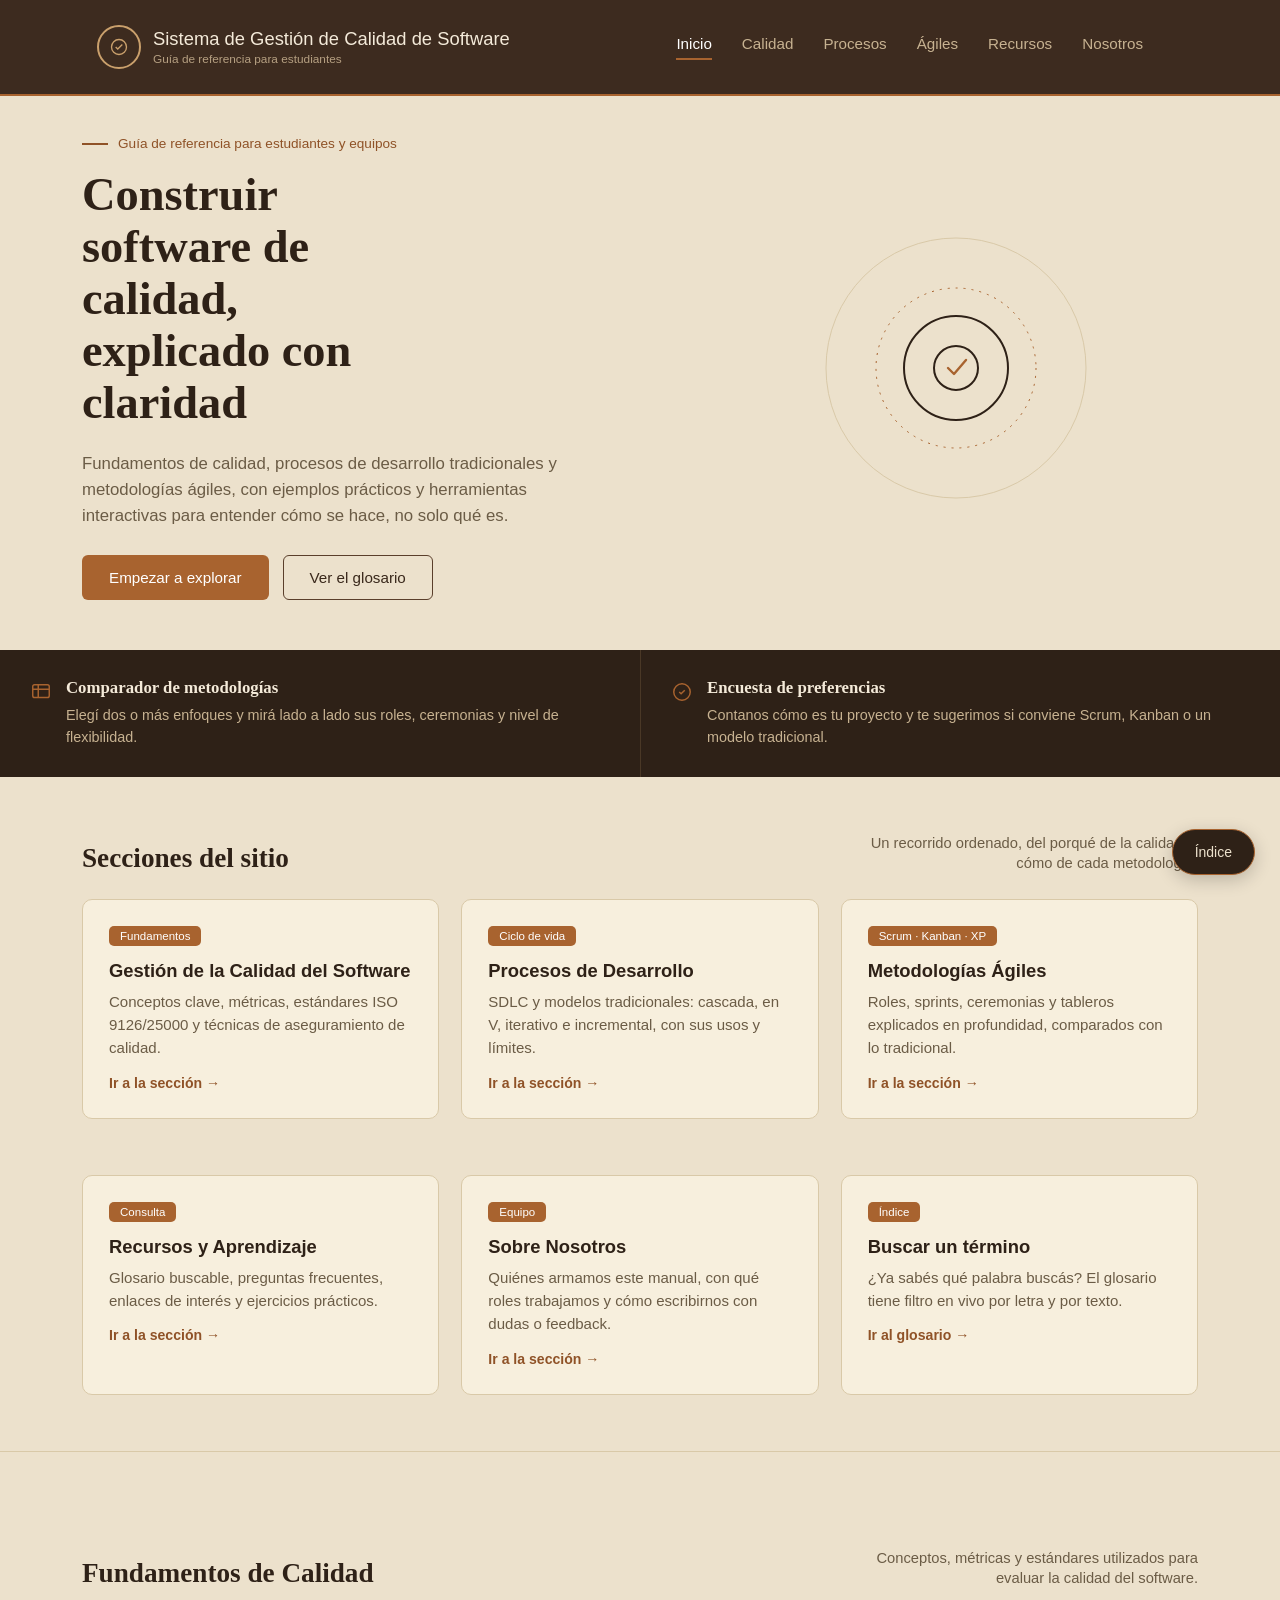
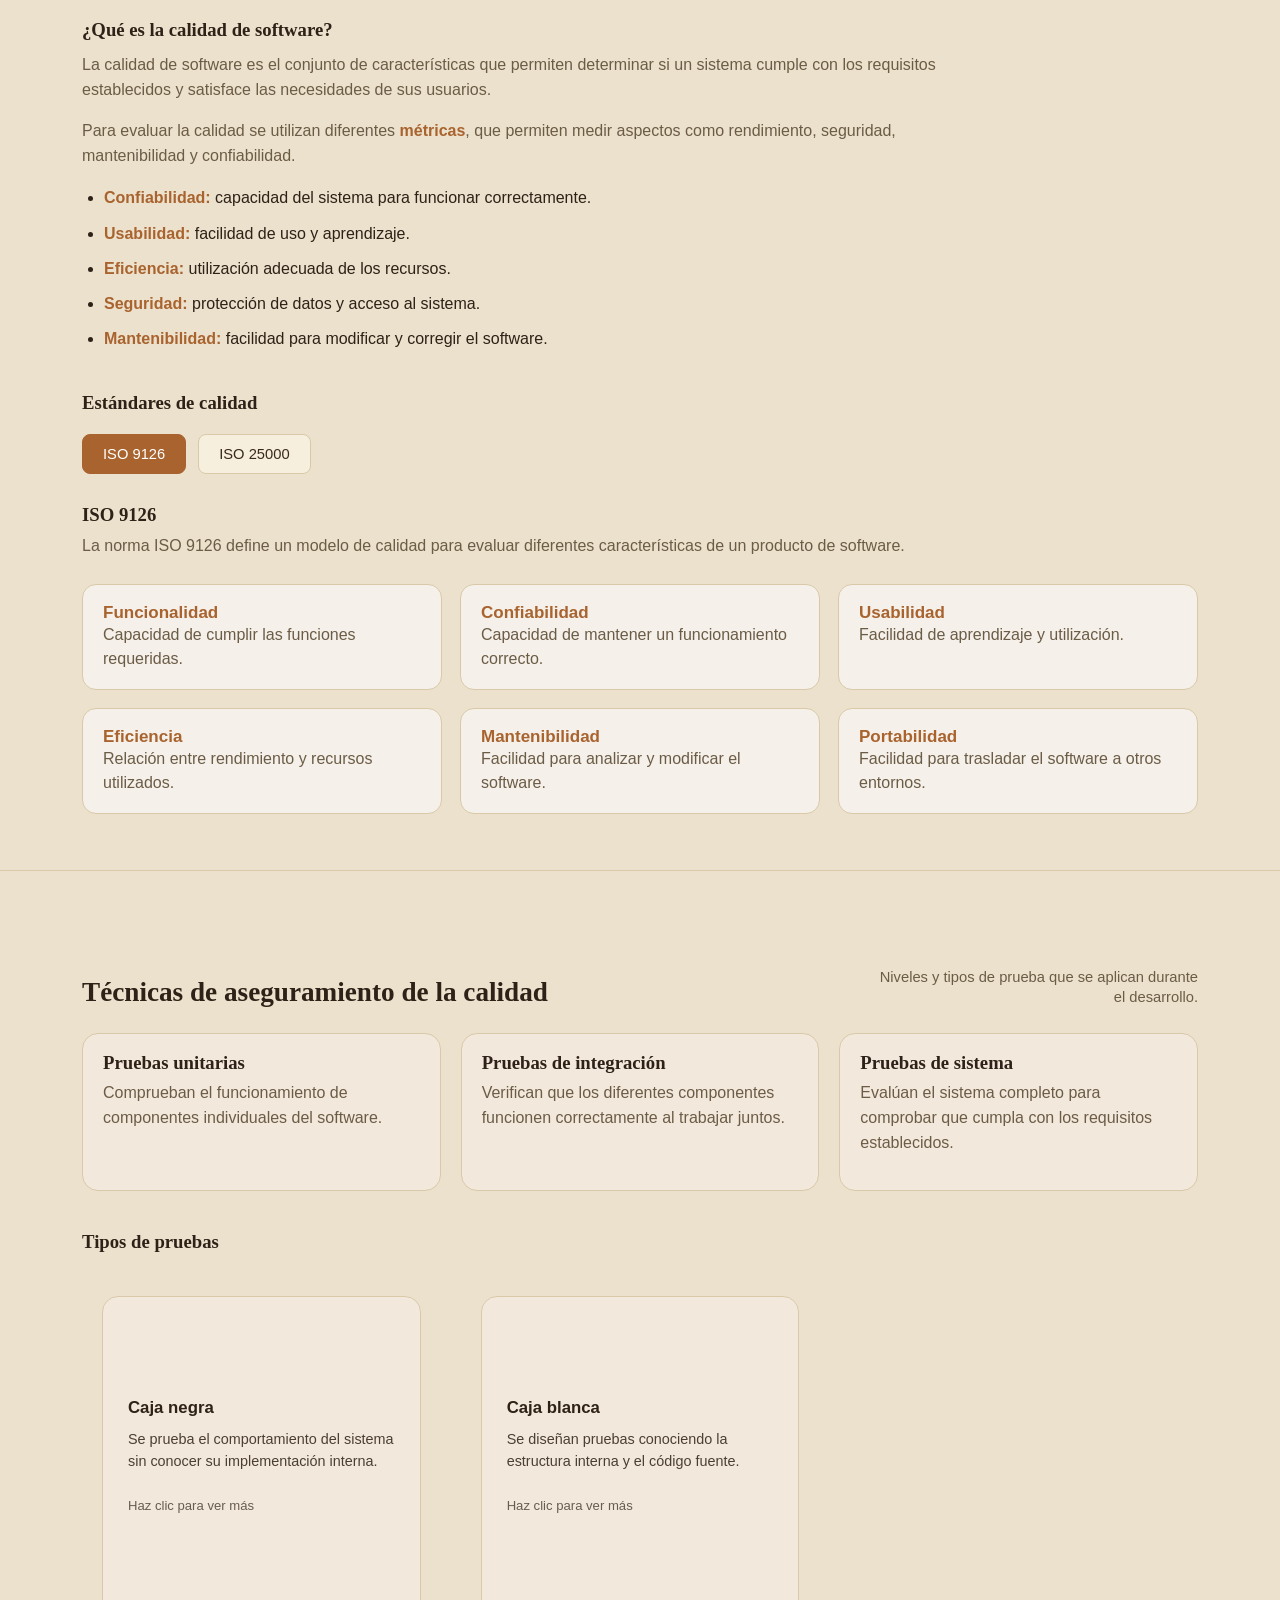
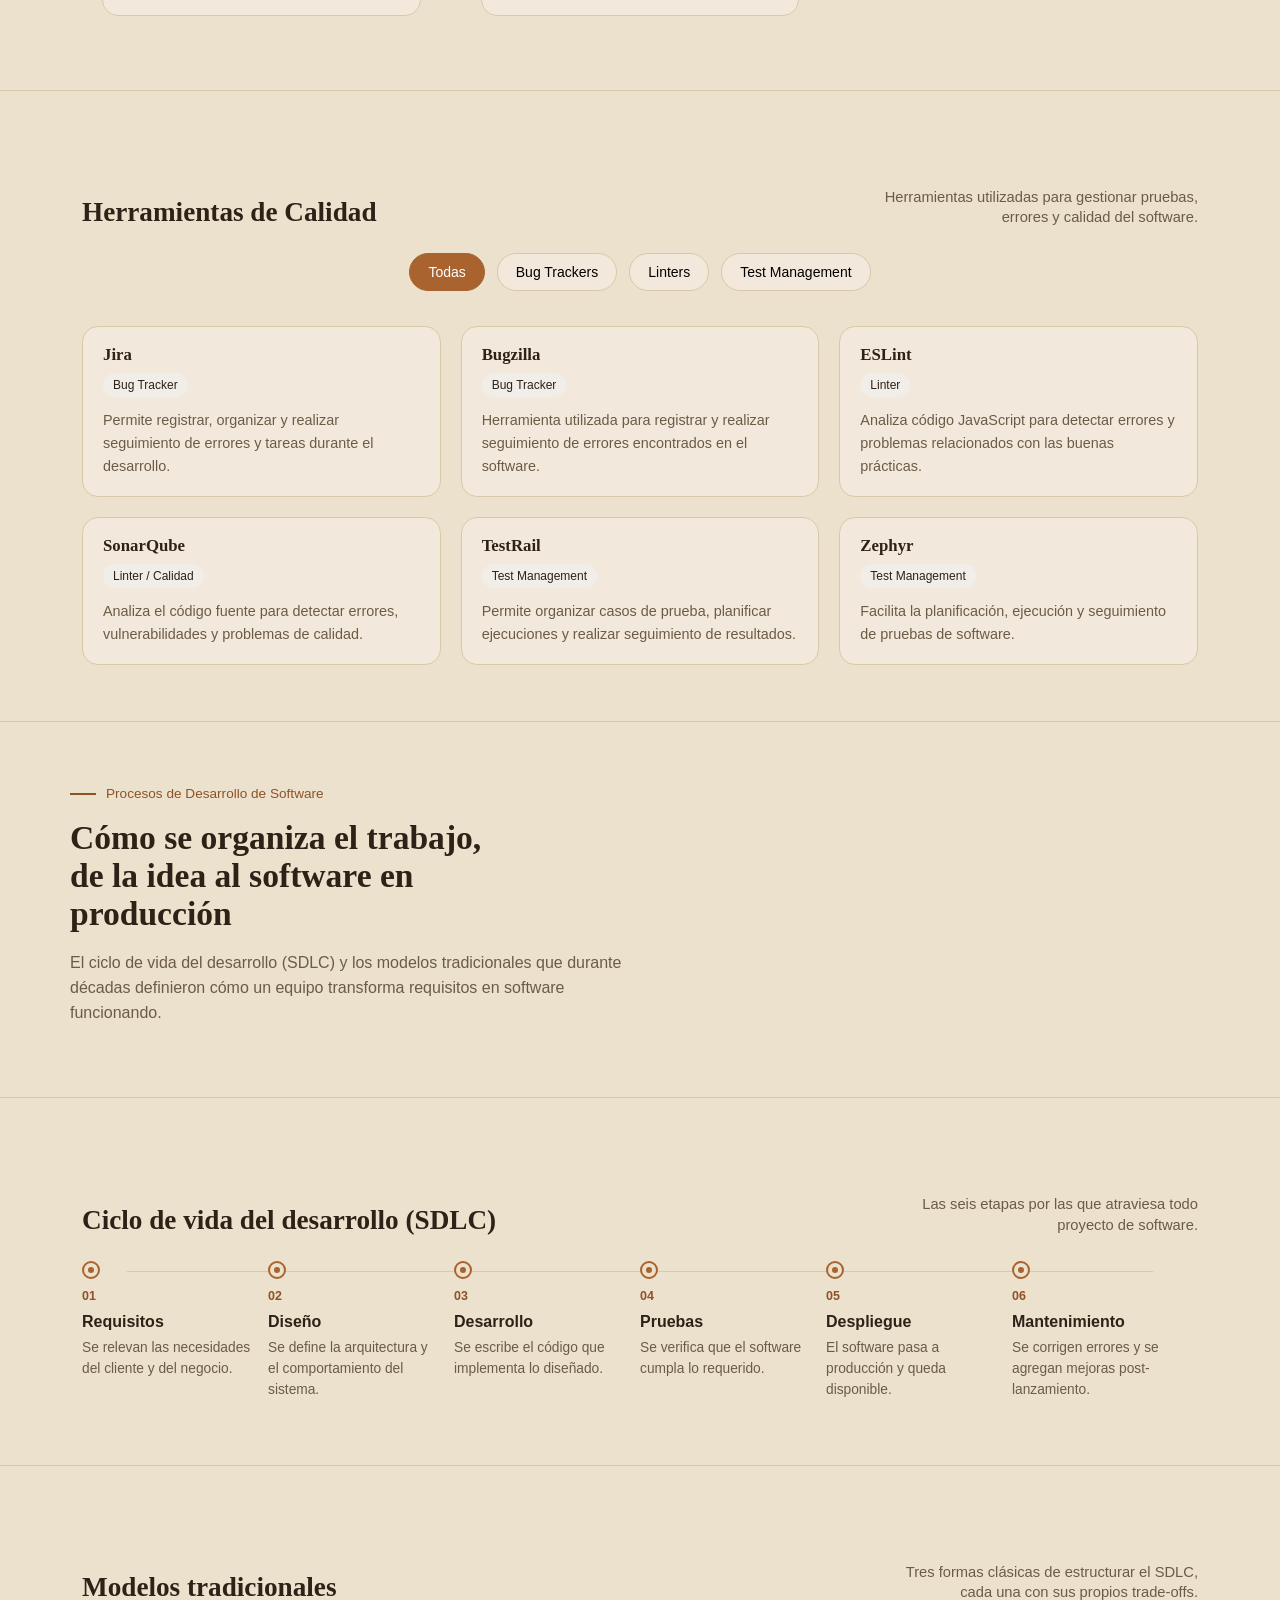
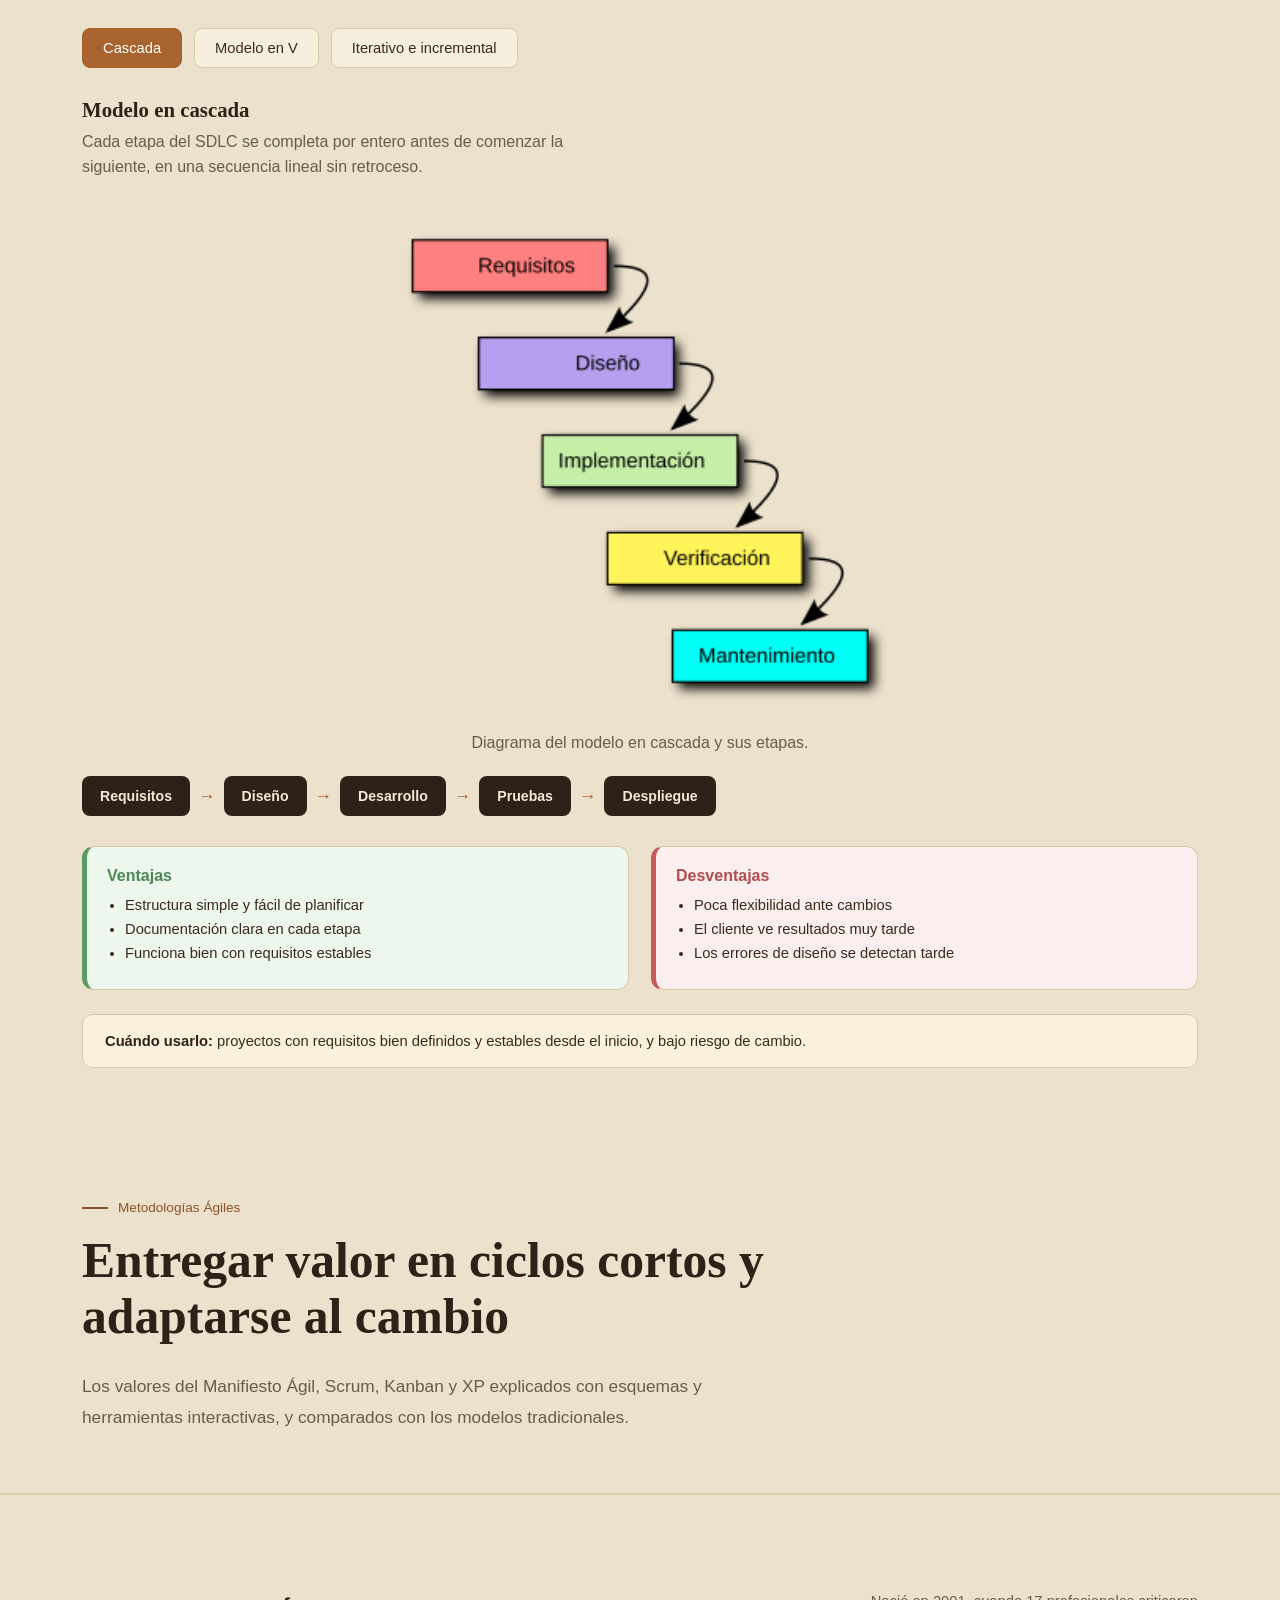
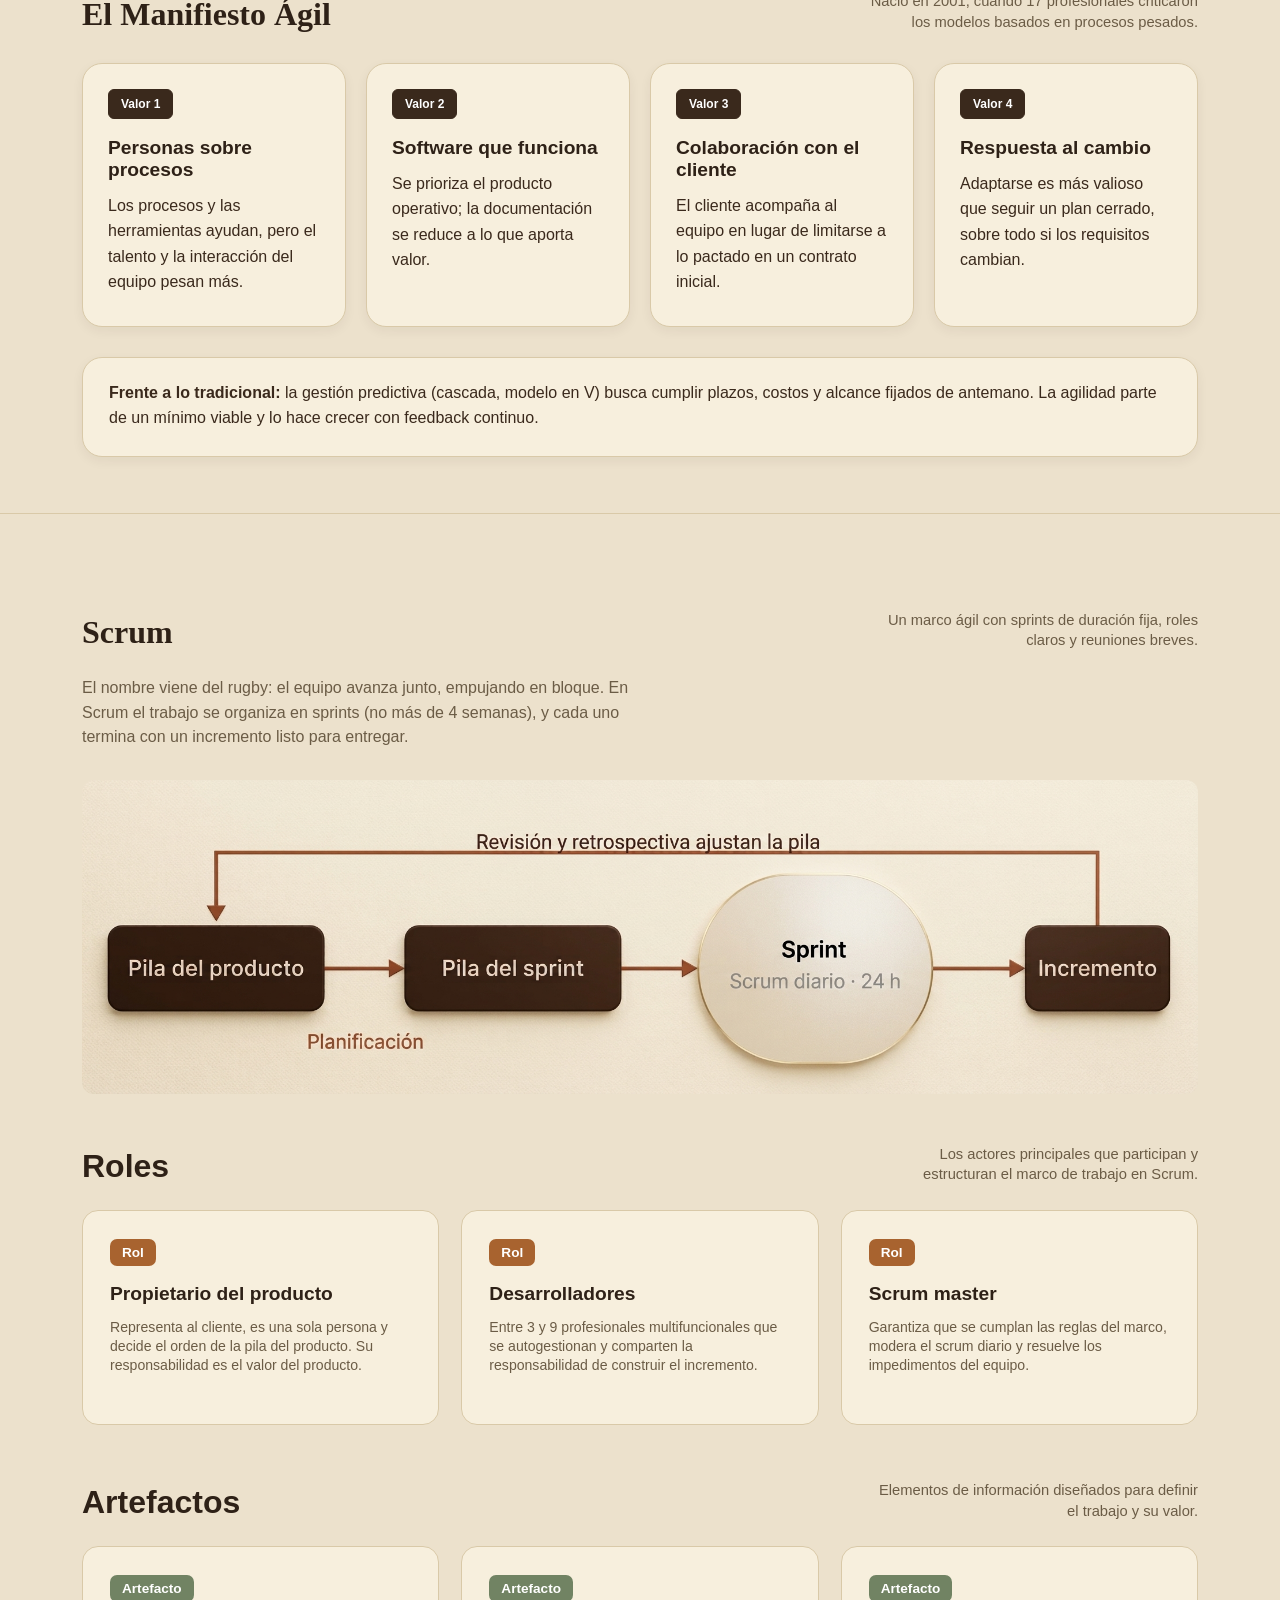
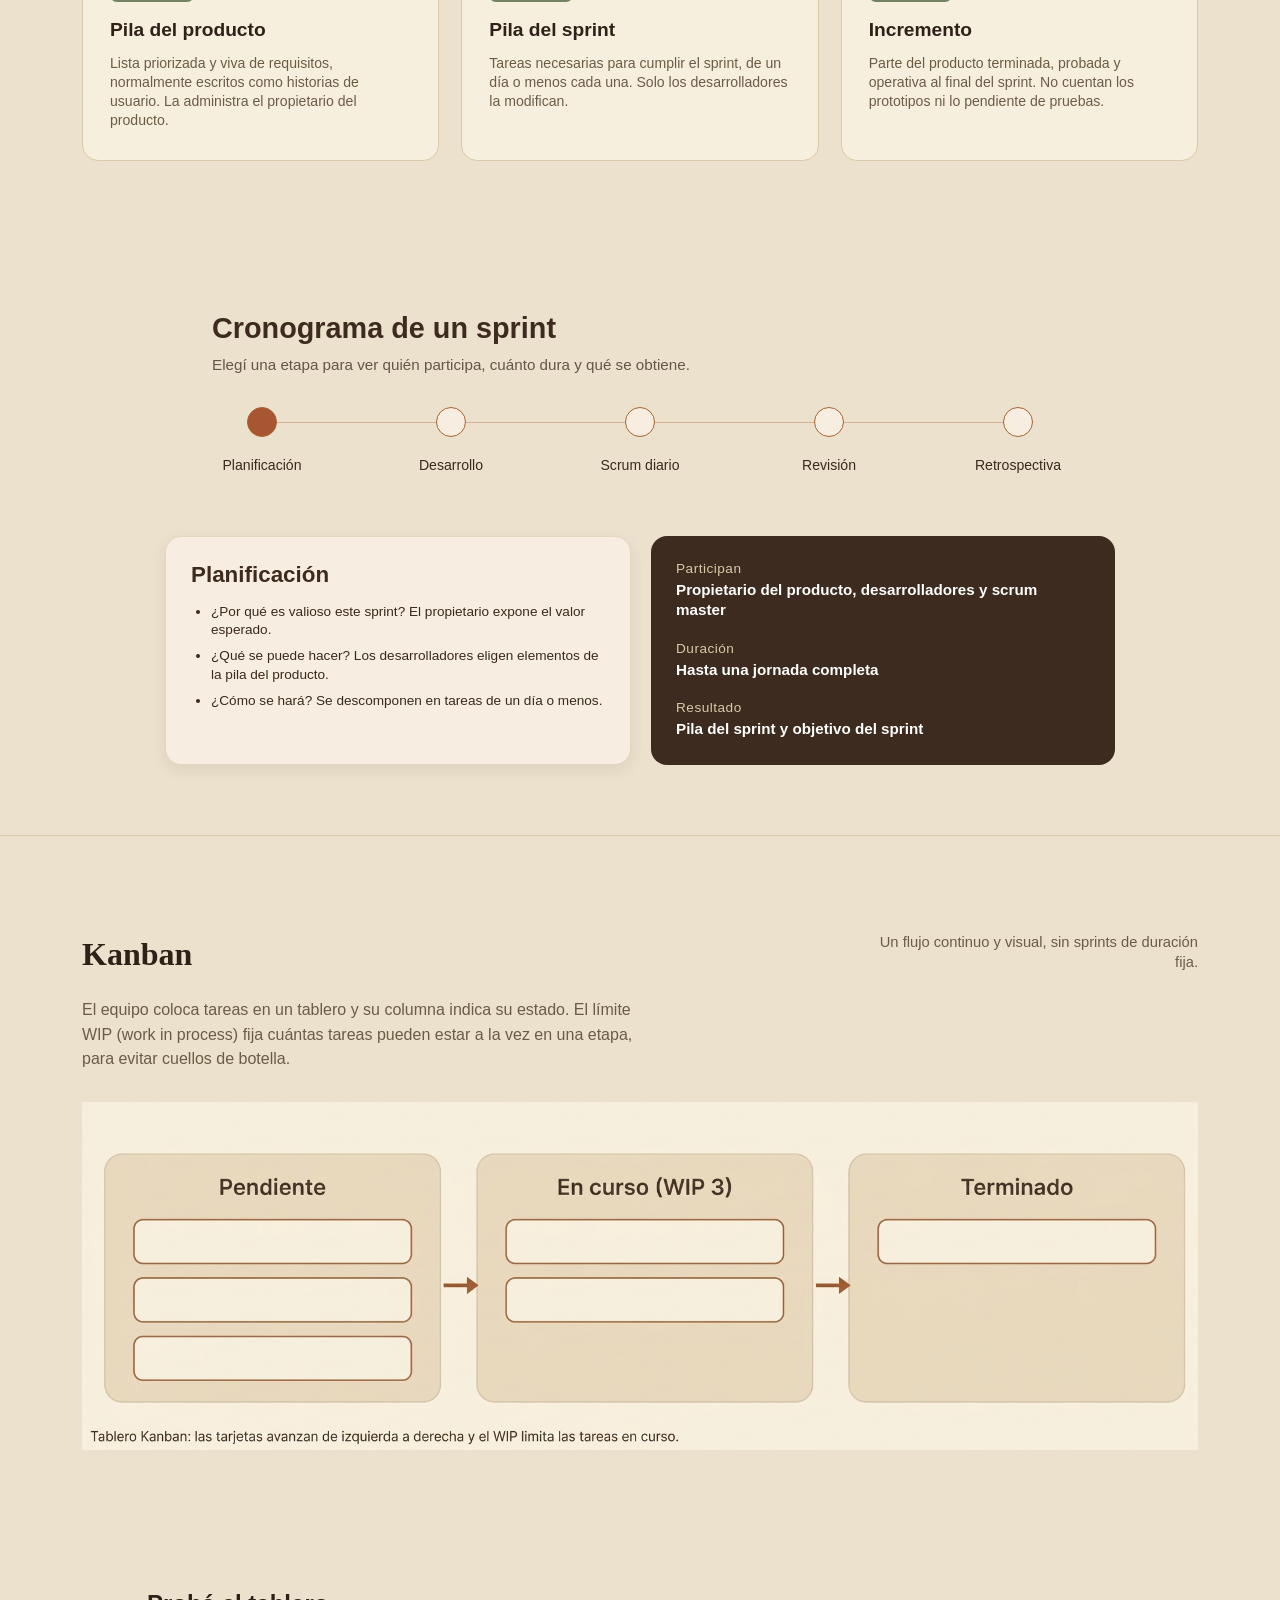
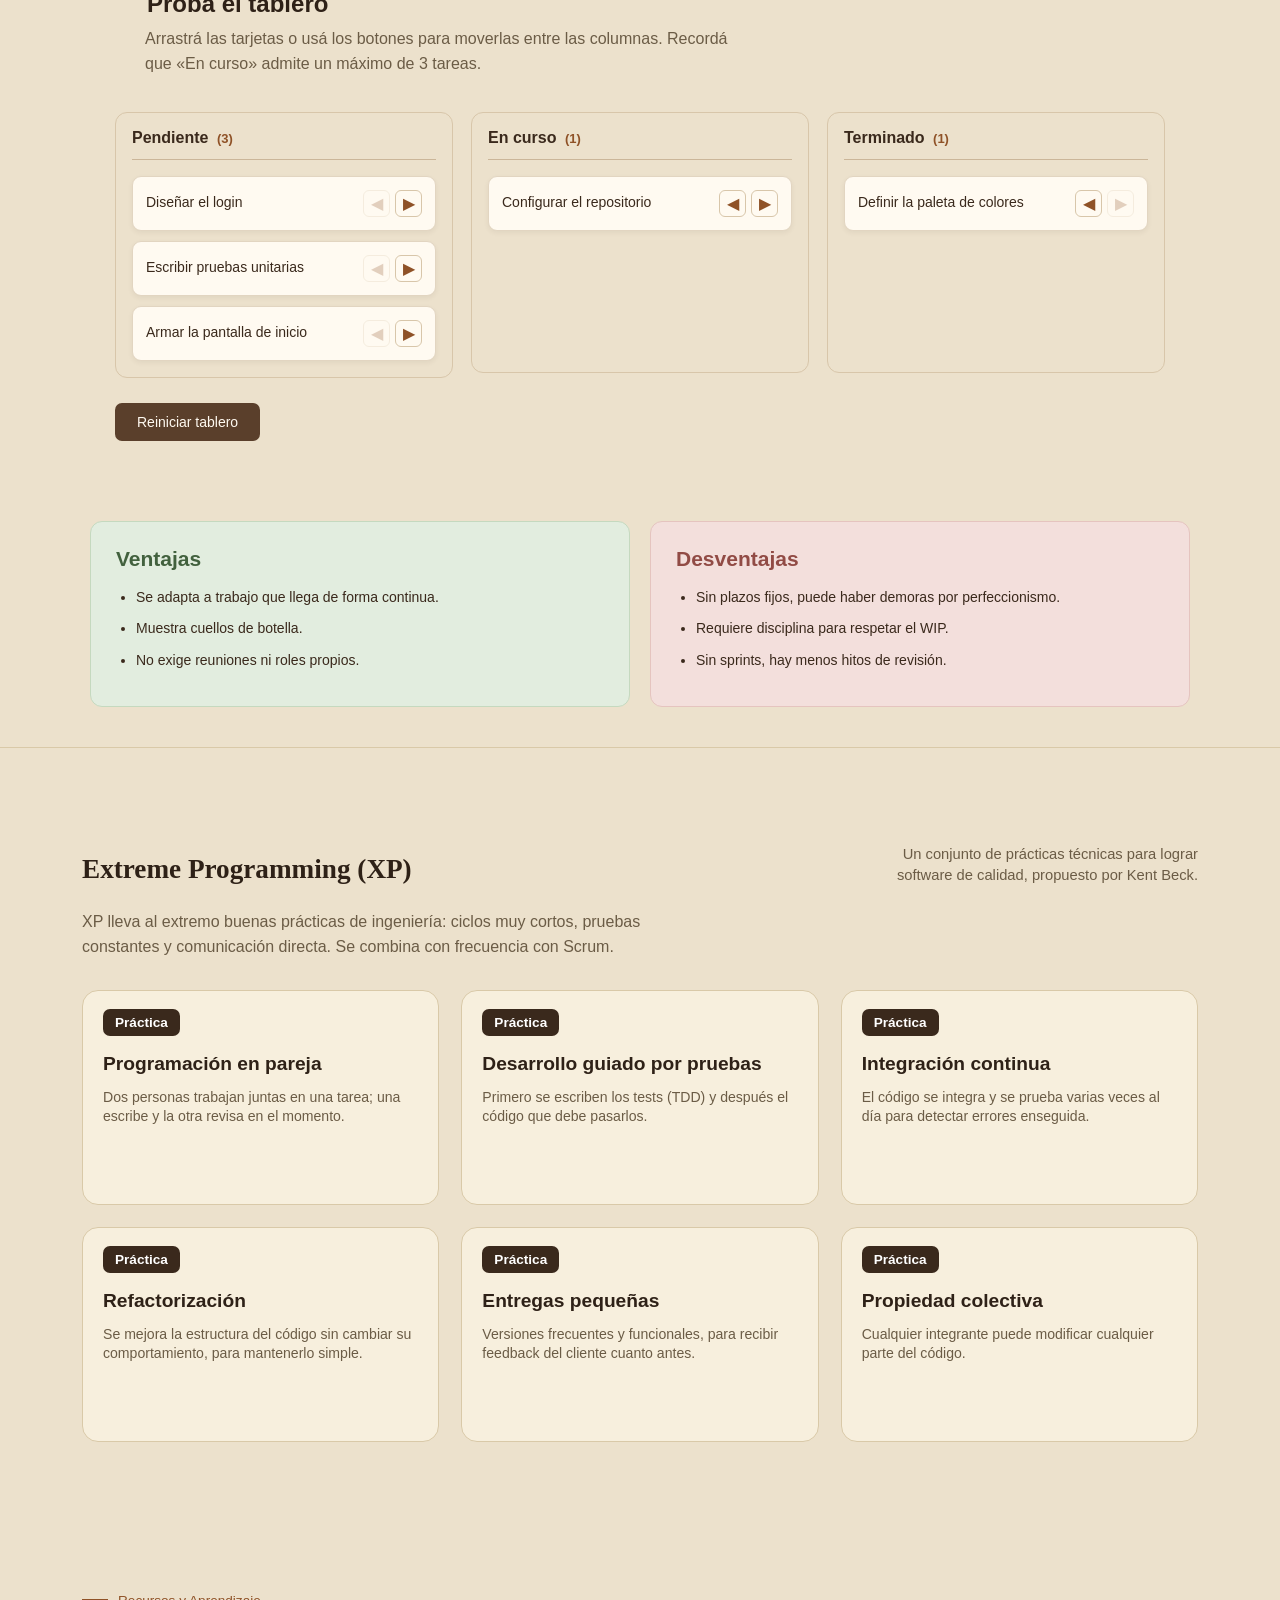
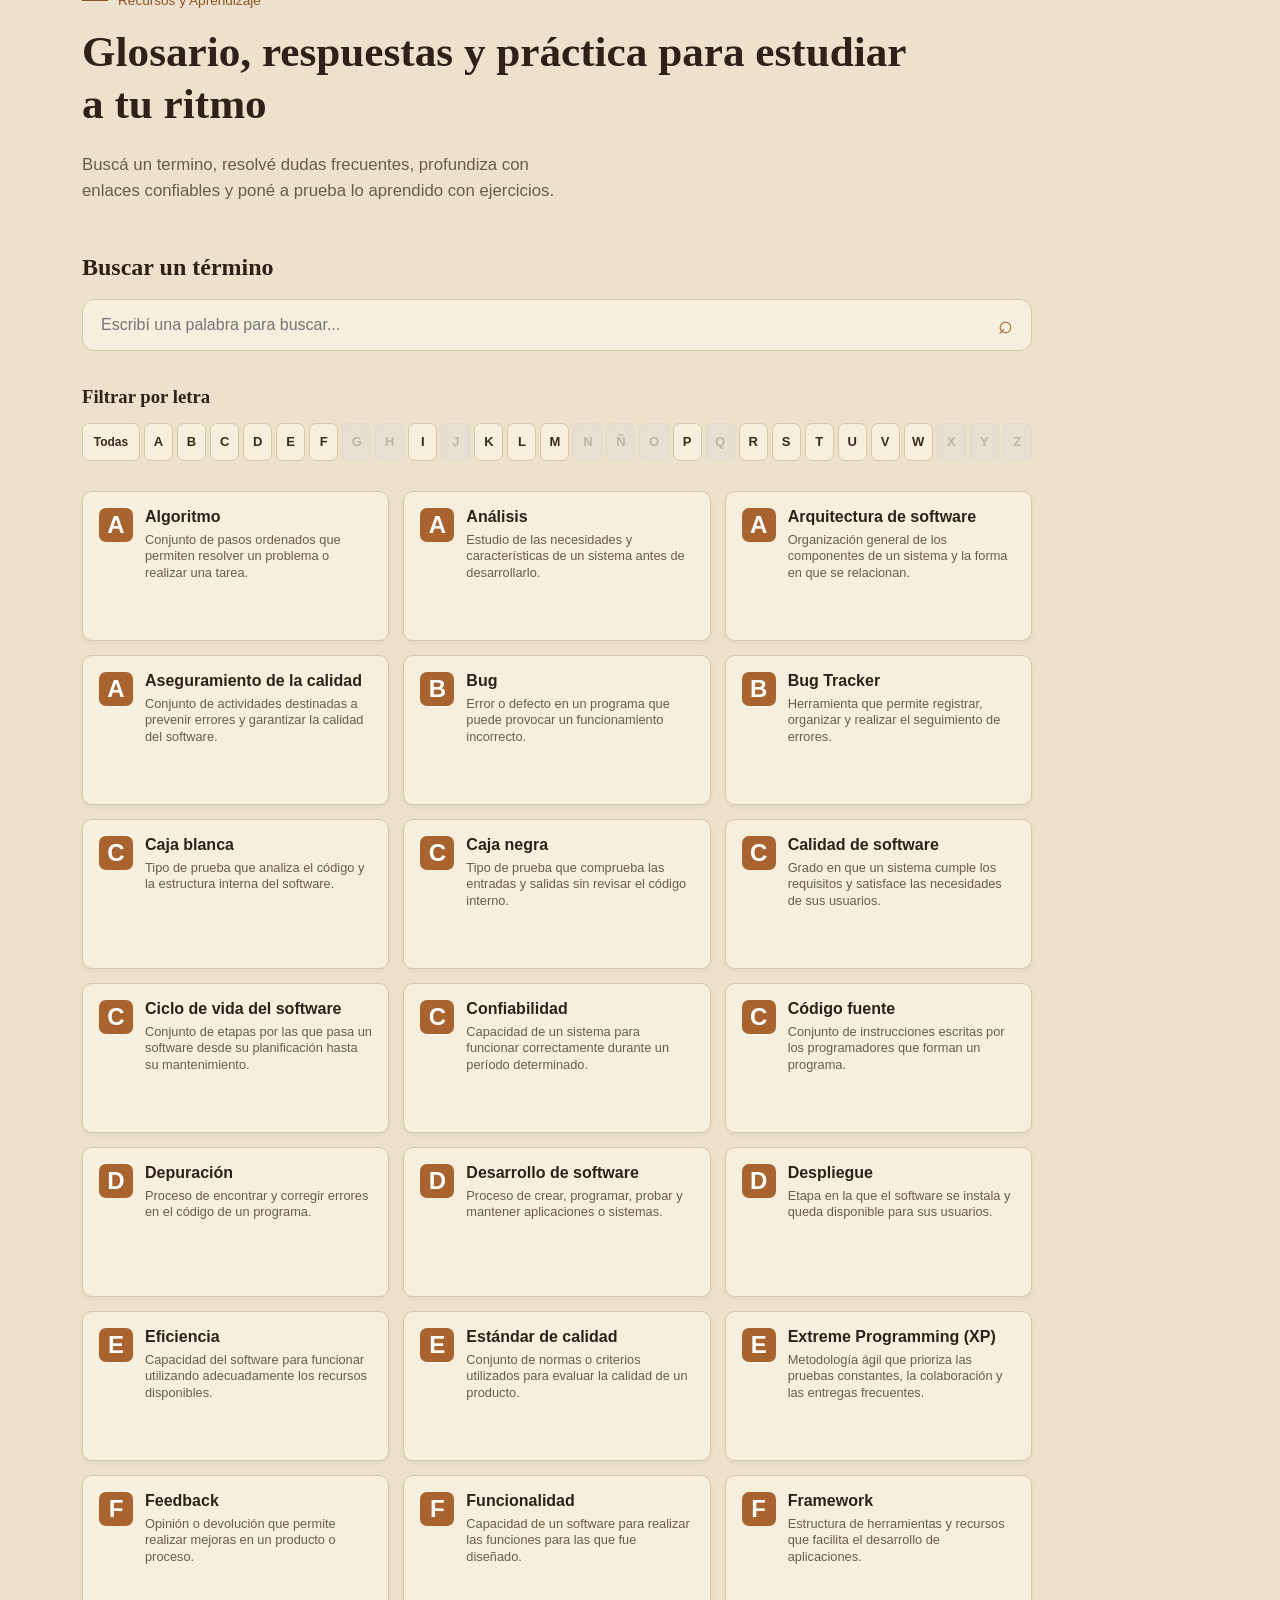
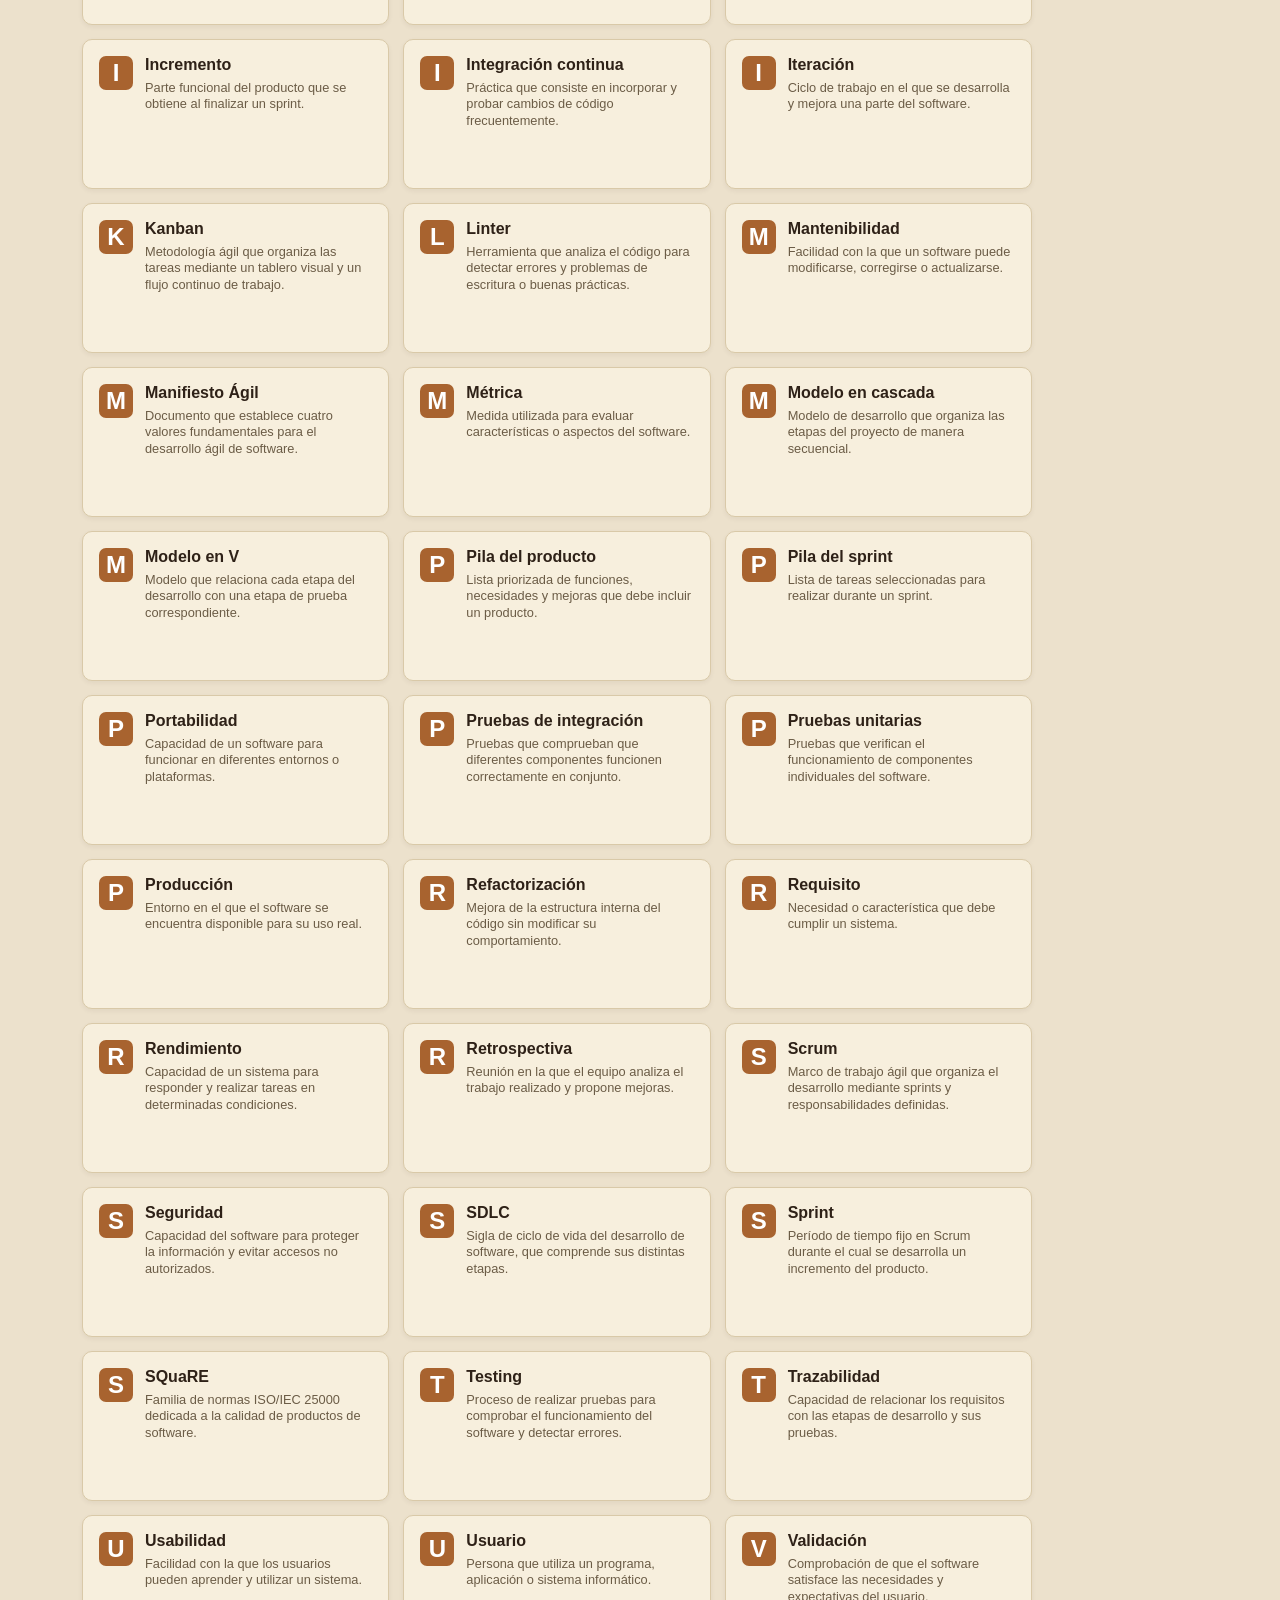
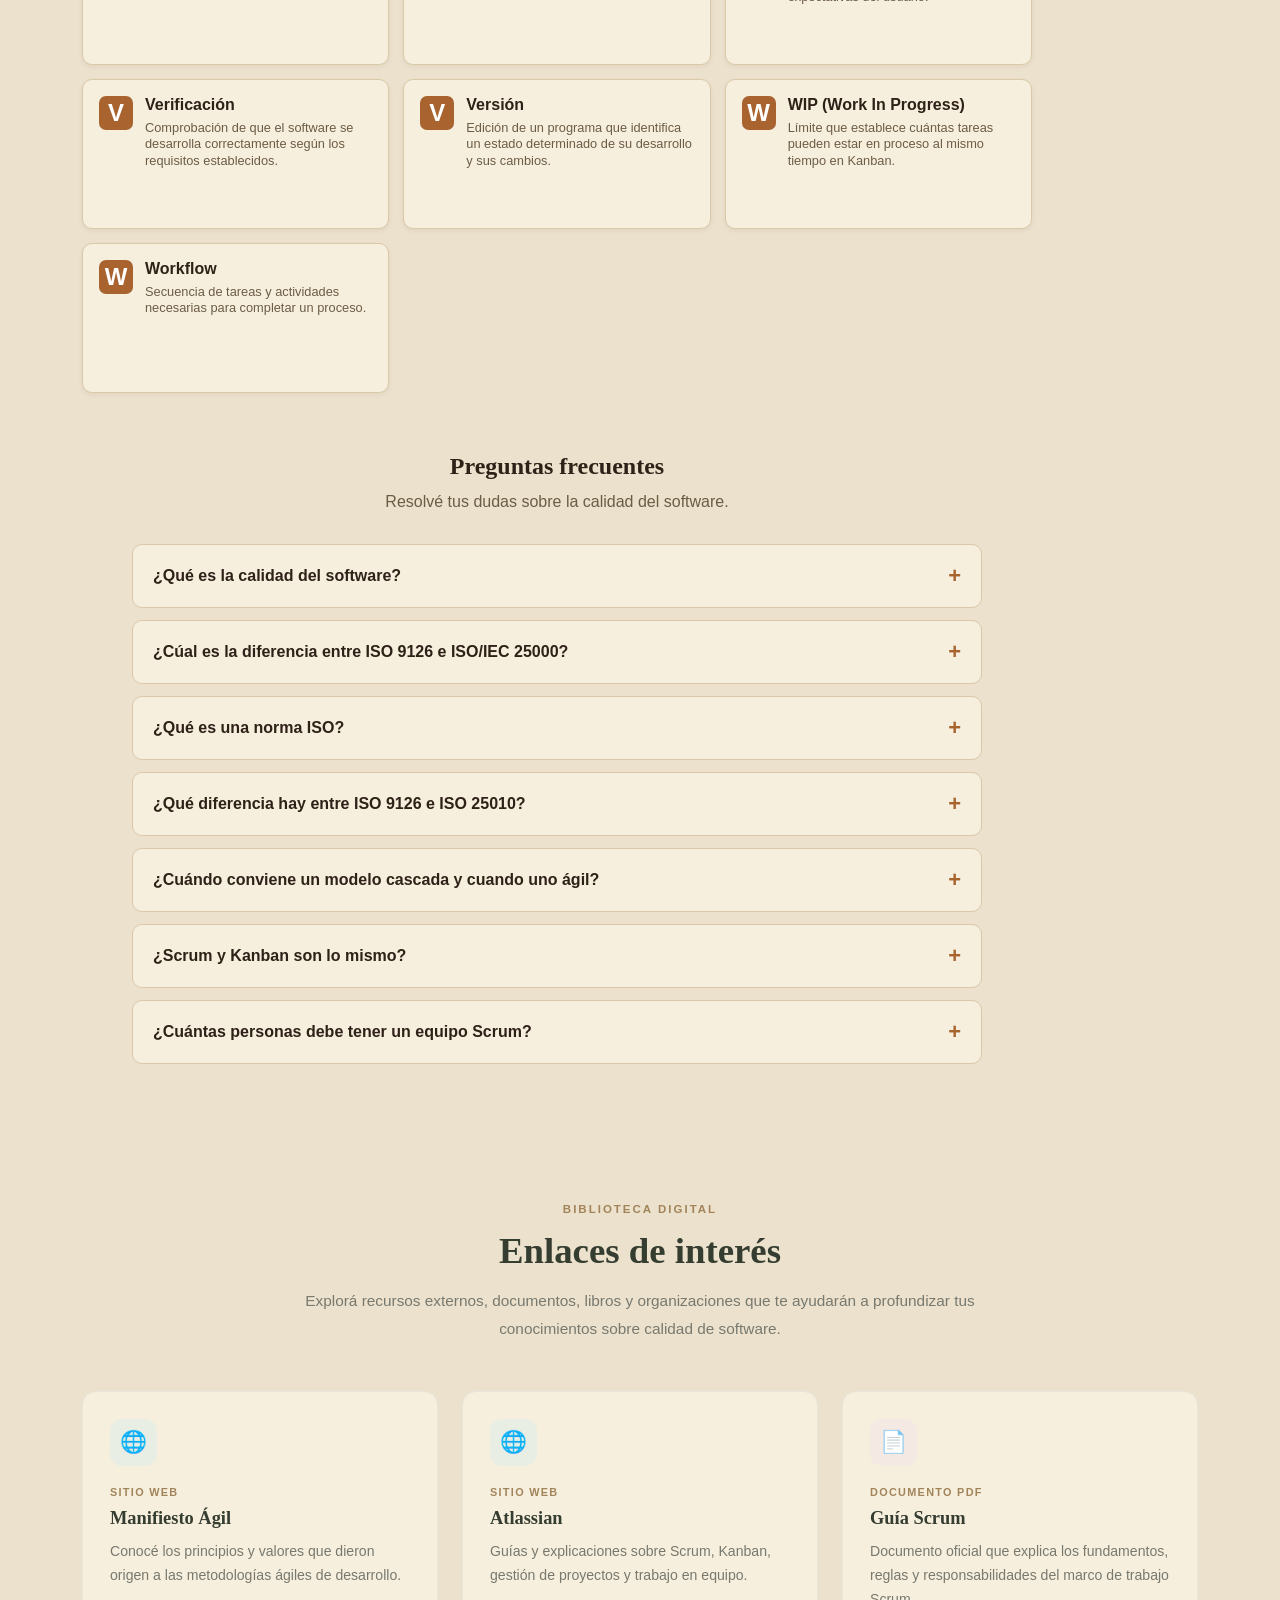
<file: index.html>
<!DOCTYPE html>
<html lang="es">
<head>
<meta charset="UTF-8">
<meta name="viewport" content="width=device-width, initial-scale=1.0, viewport-fit=cover">
<title>Sistema de Gestión de Calidad de Software</title>
<link rel="stylesheet" href="styles.css">
</head>

<body>

<header class="site">
  <div class="wrap header-row">

    <div class="brand">
      <span class="mark">
        <svg viewBox="0 0 24 24" fill="none" stroke="#caa06c" stroke-width="1.6">
          <circle cx="12" cy="12" r="9"/>
          <path d="M8 12l2.5 2.5L16 9" stroke="#caa06c"/>
        </svg>
      </span>

      <div>
        <div class="name">Sistema de Gestión de Calidad de Software</div>
        <div class="tag">Guía de referencia para estudiantes</div>
      </div>
    </div>

    <button class="burger" id="burgerBtn" aria-label="Abrir menú" aria-expanded="false">
      <span></span>
      <span></span>
      <span></span>
    </button>

    <nav class="primary" id="primaryNav">
      <a href="#inicio">Inicio</a>
      <a href="#calidad">Calidad</a>
      <a href="#procesos">Procesos</a>
      <a href="#agiles">Ágiles</a>
      <a href="#recursos">Recursos</a>
      <a href="#nosotros">Nosotros</a>
    </nav>

  </div>
</header>


<!-- ===================== INICIO ===================== -->

<section id="inicio">

  <div class="wrap hero">

    <div class="hero-grid">

      <div>

        <div class="eyebrow sans">
          Guía de referencia para estudiantes y equipos
        </div>

        <h1>
          Construir software de calidad, explicado con claridad
        </h1>

        <p class="lead">
          Fundamentos de calidad, procesos de desarrollo tradicionales y
          metodologías ágiles, con ejemplos prácticos y herramientas
          interactivas para entender cómo se hace, no solo qué es.
        </p>

        <div class="btn-row">
          <a href="#calidad" class="btn btn-primary">Empezar a explorar</a>
          <a href="#recursos" class="btn btn-ghost">Ver el glosario</a>
        </div>

      </div>

      <div class="hero-figure">

        <div class="orbit">

          <svg viewBox="0 0 280 280">

            <circle cx="140" cy="140" r="130"
              fill="none"
              stroke="var(--cream-line)"
              stroke-width="1"/>

            <circle cx="140" cy="140" r="80"
              fill="none"
              stroke="var(--clay)"
              stroke-width="1"
              stroke-dasharray="2 6"/>

            <circle cx="140" cy="140" r="52"
              fill="none"
              stroke="var(--brown-900)"
              stroke-width="2"/>

            <circle cx="140" cy="140" r="22"
              fill="var(--cream-bg)"
              stroke="var(--brown-900)"
              stroke-width="2"/>

            <path d="M132 140l6 6 12-14"
              fill="none"
              stroke="var(--clay)"
              stroke-width="2.4"
              stroke-linecap="round"
              stroke-linejoin="round"/>

          </svg>

        </div>

      </div>

    </div>

  </div>


  <div class="wrap" style="padding-bottom:56px;">

    <div class="banner-two" style="margin-bottom:56px;">

      <div class="banner-item">

        <span class="ic">
          <svg viewBox="0 0 24 24" fill="none"
            stroke="currentColor" stroke-width="1.6">
            <rect x="3" y="4" width="18" height="14" rx="2"/>
            <path d="M3 9h18M9 4v14"/>
          </svg>
        </span>

        <div>
          <h3>Comparador de metodologías</h3>
          <p>
            Elegí dos o más enfoques y mirá lado a lado sus roles,
            ceremonias y nivel de flexibilidad.
          </p>
        </div>

      </div>


      <div class="banner-item">

        <span class="ic">
          <svg viewBox="0 0 24 24" fill="none"
            stroke="currentColor" stroke-width="1.6">
            <path d="M9 12l2 2 4-4"/>
            <circle cx="12" cy="12" r="9"/>
          </svg>
        </span>

        <div>
          <h3>Encuesta de preferencias</h3>
          <p>
            Contanos cómo es tu proyecto y te sugerimos si conviene
            Scrum, Kanban o un modelo tradicional.
          </p>
        </div>

      </div>

    </div>


    <div class="section-head">

      <h2>Secciones del sitio</h2>

      <div class="side">
        Un recorrido ordenado, del porqué de la calidad al cómo de cada metodología.
      </div>

    </div>


    <div class="cards3" style="margin-bottom:56px;">

      <div class="card">
        <span class="tag-pill">Fundamentos</span>
        <h3>Gestión de la Calidad del Software</h3>
        <p>
          Conceptos clave, métricas, estándares ISO 9126/25000
          y técnicas de aseguramiento de calidad.
        </p>
        <a class="go" href="#calidad">Ir a la sección →</a>
      </div>


      <div class="card">
        <span class="tag-pill">Ciclo de vida</span>
        <h3>Procesos de Desarrollo</h3>
        <p>
          SDLC y modelos tradicionales: cascada, en V, iterativo
          e incremental, con sus usos y límites.
        </p>
        <a class="go" href="#procesos">Ir a la sección →</a>
      </div>


      <div class="card">
        <span class="tag-pill">Scrum · Kanban · XP</span>
        <h3>Metodologías Ágiles</h3>
        <p>
          Roles, sprints, ceremonias y tableros explicados en profundidad,
          comparados con lo tradicional.
        </p>
        <a class="go" href="#agiles">Ir a la sección →</a>
      </div>

    </div>


    <div class="cards3">

      <div class="card">
        <span class="tag-pill">Consulta</span>
        <h3>Recursos y Aprendizaje</h3>
        <p>
          Glosario buscable, preguntas frecuentes, enlaces de interés
          y ejercicios prácticos.
        </p>
        <a class="go" href="#recursos">Ir a la sección →</a>
      </div>


      <div class="card">
        <span class="tag-pill">Equipo</span>
        <h3>Sobre Nosotros</h3>
        <p>
          Quiénes armamos este manual, con qué roles trabajamos
          y cómo escribirnos con dudas o feedback.
        </p>
        <a class="go" href="#nosotros">Ir a la sección →</a>
      </div>


      <div class="card">
        <span class="tag-pill">Índice</span>
        <h3>Buscar un término</h3>
        <p>
          ¿Ya sabés qué palabra buscás? El glosario tiene filtro
          en vivo por letra y por texto.
        </p>
        <a class="go" href="#recursos">Ir al glosario →</a>
      </div>

    </div>

  </div>

</section>



<!-- ===================== CALIDAD ===================== -->
<section class="block" id="calidad">
    <div class="wrap">

        <div class="section-head">
            <h2>Fundamentos de Calidad</h2>
            <div class="side">
                Conceptos, métricas y estándares utilizados para evaluar la calidad del software.
            </div>
        </div>

        <div class="fundamentos-intro">

            <h3>¿Qué es la calidad de software?</h3>

            <p>
                La calidad de software es el conjunto de características que
                permiten determinar si un sistema cumple con los requisitos
                establecidos y satisface las necesidades de sus usuarios.
            </p>

            <p>
                Para evaluar la calidad se utilizan diferentes
                <strong>métricas</strong>, que permiten medir aspectos como
                rendimiento, seguridad, mantenibilidad y confiabilidad.
            </p>

            <ul>
                <li><strong>Confiabilidad:</strong> capacidad del sistema para funcionar correctamente.</li>
                <li><strong>Usabilidad:</strong> facilidad de uso y aprendizaje.</li>
                <li><strong>Eficiencia:</strong> utilización adecuada de los recursos.</li>
                <li><strong>Seguridad:</strong> protección de datos y acceso al sistema.</li>
                <li><strong>Mantenibilidad:</strong> facilidad para modificar y corregir el software.</li>
            </ul>

        </div>


        <h3 class="fundamentos-subtitle">Estándares de calidad</h3>

        <!-- TABS -->
        <div class="tabbar">

            <button class="tab-btn active" data-tab="iso9126">
                ISO 9126
            </button>

            <button class="tab-btn" data-tab="iso25000">
                ISO 25000
            </button>

        </div>


        <!-- ISO 9126 -->
        <div class="tab-panel active" data-panel="iso9126">

            <h3>ISO 9126</h3>

            <p>
                La norma ISO 9126 define un modelo de calidad para evaluar
                diferentes características de un producto de software.
            </p>

            <div class="iso-grid">

                <div class="iso-card">
                    <strong>Funcionalidad</strong>
                    <p>Capacidad de cumplir las funciones requeridas.</p>
                </div>

                <div class="iso-card">
                    <strong>Confiabilidad</strong>
                    <p>Capacidad de mantener un funcionamiento correcto.</p>
                </div>

                <div class="iso-card">
                    <strong>Usabilidad</strong>
                    <p>Facilidad de aprendizaje y utilización.</p>
                </div>

                <div class="iso-card">
                    <strong>Eficiencia</strong>
                    <p>Relación entre rendimiento y recursos utilizados.</p>
                </div>

                <div class="iso-card">
                    <strong>Mantenibilidad</strong>
                    <p>Facilidad para analizar y modificar el software.</p>
                </div>

                <div class="iso-card">
                    <strong>Portabilidad</strong>
                    <p>Facilidad para trasladar el software a otros entornos.</p>
                </div>

            </div>

        </div>


        <!-- ISO 25000 -->
        <div class="tab-panel" data-panel="iso25000">

            <h3>ISO/IEC 25000</h3>

            <p>
                La familia ISO/IEC 25000, conocida como SQuaRE,
                establece un conjunto de normas para especificar,
                medir y evaluar la calidad de productos de software.
            </p>

            <div class="iso-grid">

                <div class="iso-card">
                    <strong>Calidad del producto</strong>
                    <p>
                        Permite evaluar las características y propiedades
                        del software.
                    </p>
                </div>

                <div class="iso-card">
                    <strong>Calidad en uso</strong>
                    <p>
                        Analiza el resultado del uso del software
                        en un contexto determinado.
                    </p>
                </div>

                <div class="iso-card">
                    <strong>Medición</strong>
                    <p>
                        Define métodos y métricas para evaluar
                        diferentes características de calidad.
                    </p>
                </div>

                <div class="iso-card">
                    <strong>Evaluación</strong>
                    <p>
                        Permite establecer criterios para determinar
                        la calidad del producto.
                    </p>
                </div>

            </div>

        </div>

    </div>
</section>

<!-- ===================== PRUEBAS ===================== -->

<section class="block">

  <div class="wrap">

    <div class="section-head">

      <h2>Técnicas de aseguramiento de la calidad</h2>

      <div class="side">
        Niveles y tipos de prueba que se aplican durante el desarrollo.
      </div>

    </div>


<div class="testing-grid">

    <div class="test-card">
        <h3>Pruebas unitarias</h3>
        <p>
            Comprueban el funcionamiento de componentes individuales
            del software.
        </p>
    </div>

    <div class="test-card">
        <h3>Pruebas de integración</h3>
        <p>
            Verifican que los diferentes componentes funcionen
            correctamente al trabajar juntos.
        </p>
    </div>

    <div class="test-card">
        <h3>Pruebas de sistema</h3>
        <p>
            Evalúan el sistema completo para comprobar que cumpla
            con los requisitos establecidos.
        </p>
    </div>

</div>


<h3 class="testing-subtitle">Tipos de pruebas</h3>

<div class="testing-grid">

    <!-- CAJA NEGRA -->
    <div class="flip-card" tabindex="0">

        <div class="flip-front">
            <h3>Caja negra</h3>
            <p>
                Se prueba el comportamiento del sistema sin conocer
                su implementación interna.
            </p>
            <span>Haz clic para ver más</span>
        </div>

        <div class="flip-back">
            <h3>Caja negra</h3>
            <p>
                También llamada prueba funcional. Se analizan las
                entradas y salidas del sistema sin revisar su código.
            </p>

            <ul>
                <li>No es necesario conocer el código.</li>
                <li>Se analizan entradas y salidas.</li>
                <li>Comprueba el comportamiento esperado.</li>
            </ul>

            <span>Haz clic para volver</span>
        </div>

    </div>


    <!-- CAJA BLANCA -->
    <div class="flip-card" tabindex="0">

        <div class="flip-front">
            <h3>Caja blanca</h3>
            <p>
                Se diseñan pruebas conociendo la estructura interna
                y el código fuente.
            </p>
            <span>Haz clic para ver más</span>
        </div>

        <div class="flip-back">
            <h3>Caja blanca</h3>
            <p>
                También llamada prueba estructural. Se analiza el
                código y los diferentes caminos que puede recorrer.
            </p>

            <ul>
                <li>Se conoce el código fuente.</li>
                <li>Se analizan ramas y caminos.</li>
                <li>Permite comprobar la estructura interna.</li>
            </ul>

            <span>Haz clic para volver</span>
        </div>

    </div>

</div>
</section>



<!-- ===================== HERRAMIENTAS ===================== -->
<section class="block" id="herramientas">
    <div class="wrap">

        <div class="section-head">
            <h2>Herramientas de Calidad</h2>
            <div class="side">
                Herramientas utilizadas para gestionar pruebas, errores y calidad del software.
            </div>
        </div>

        <!-- BOTONES DE FILTRO -->
        <div class="tool-filters">
            <button class="tool-filter active" data-filter="todos">
                Todas
            </button>

            <button class="tool-filter" data-filter="bug">
                Bug Trackers
            </button>

            <button class="tool-filter" data-filter="linter">
               Linters
            </button>

            <button class="tool-filter" data-filter="test">
                Test Management
            </button>
        </div>


        <!-- GRILLA DE HERRAMIENTAS -->
        <div class="tools-grid" id="toolsGrid">

            <div class="tool-card" data-category="bug">
                <h3>Jira</h3>
                <span class="tool-category">Bug Tracker</span>
                <p>
                    Permite registrar, organizar y realizar seguimiento
                    de errores y tareas durante el desarrollo.
                </p>
            </div>


            <div class="tool-card" data-category="bug">
                <h3>Bugzilla</h3>
                <span class="tool-category">Bug Tracker</span>
                <p>
                    Herramienta utilizada para registrar y realizar
                    seguimiento de errores encontrados en el software.
                </p>
            </div>


            <div class="tool-card" data-category="linter">
                <h3>ESLint</h3>
                <span class="tool-category">Linter</span>
                <p>
                    Analiza código JavaScript para detectar errores
                    y problemas relacionados con las buenas prácticas.
                </p>
            </div>


            <div class="tool-card" data-category="linter">
                <h3>SonarQube</h3>
                <span class="tool-category">Linter / Calidad</span>
                <p>
                    Analiza el código fuente para detectar errores,
                    vulnerabilidades y problemas de calidad.
                </p>
            </div>


            <div class="tool-card" data-category="test">
                <h3>TestRail</h3>
                <span class="tool-category">Test Management</span>
                <p>
                    Permite organizar casos de prueba, planificar
                    ejecuciones y realizar seguimiento de resultados.
                </p>
            </div>


            <div class="tool-card" data-category="test">
                <h3>Zephyr</h3>
                <span class="tool-category">Test Management</span>
                <p>
                    Facilita la planificación, ejecución y seguimiento
                    de pruebas de software.
                </p>
            </div>

        </div>

    </div>
</section>
<!-- ===================== PROCESOS ===================== -->

<section id="procesos" class="block" style="padding-top:0;">

  <div class="wrap" style="padding:64px 20px 0;">

    <div class="eyebrow sans">
      Procesos de Desarrollo de Software
    </div>

    <h2 style="font-size:2.1rem; max-width:26ch; margin-bottom:18px;">
      Cómo se organiza el trabajo, de la idea al software en producción
    </h2>

    <p style="max-width:62ch;">
      El ciclo de vida del desarrollo (SDLC) y los modelos tradicionales
      que durante décadas definieron cómo un equipo transforma requisitos
      en software funcionando.
    </p>

  </div>

</section>



<!-- ===================== SDLC ===================== -->

<section class="block">

  <div class="wrap">

    <div class="section-head">

      <h2>Ciclo de vida del desarrollo (SDLC)</h2>

      <div class="side">
        Las seis etapas por las que atraviesa todo proyecto de software.
      </div>

    </div>


    <div class="timeline" id="sdlcTimeline">


      <!-- ETAPA 1 -->

      <div class="tl-step" tabindex="0">

        <div class="tl-dot"></div>

        <div class="tl-num">01</div>

        <h4>Requisitos</h4>

        <p>
          Se relevan las necesidades del cliente y del negocio.
        </p>

      </div>


      <!-- ETAPA 2 -->

      <div class="tl-step" tabindex="0">

        <div class="tl-dot"></div>

        <div class="tl-num">02</div>

        <h4>Diseño</h4>

        <p>
          Se define la arquitectura y el comportamiento del sistema.
        </p>

      </div>


      <!-- ETAPA 3 -->

      <div class="tl-step" tabindex="0">

        <div class="tl-dot"></div>

        <div class="tl-num">03</div>

        <h4>Desarrollo</h4>

        <p>
          Se escribe el código que implementa lo diseñado.
        </p>

      </div>


      <!-- ETAPA 4 -->

      <div class="tl-step" tabindex="0">

        <div class="tl-dot"></div>

        <div class="tl-num">04</div>

        <h4>Pruebas</h4>

        <p>
          Se verifica que el software cumpla lo requerido.
        </p>

      </div>


      <!-- ETAPA 5 -->

      <div class="tl-step" tabindex="0">

        <div class="tl-dot"></div>

        <div class="tl-num">05</div>

        <h4>Despliegue</h4>

        <p>
          El software pasa a producción y queda disponible.
        </p>

      </div>


      <!-- ETAPA 6 -->

      <div class="tl-step" tabindex="0">

        <div class="tl-dot"></div>

        <div class="tl-num">06</div>

        <h4>Mantenimiento</h4>

        <p>
          Se corrigen errores y se agregan mejoras post-lanzamiento.
        </p>

      </div>


    </div>

  </div>

</section>



<!-- ===================== MODELOS TRADICIONALES ===================== -->

<section class="block">

  <div class="wrap">

    <div class="section-head">

      <h2>Modelos tradicionales</h2>

      <div class="side">
        Tres formas clásicas de estructurar el SDLC,
        cada una con sus propios trade-offs.
      </div>

    </div>


    <div class="tabbar">

      <button class="tab-btn active" data-tab2="cascada">
        Cascada
      </button>

      <button class="tab-btn" data-tab2="ve">
        Modelo en V
      </button>

      <button class="tab-btn" data-tab2="iterativo">
        Iterativo e incremental
      </button>

    </div>


    <!-- CASCADA -->

    <div class="tab-panel active" data-panel2="cascada">
      <h3 style="font-size:1.3rem; margin-bottom:8px;">
        Modelo en cascada
      </h3>

      <p style="max-width:60ch; margin-bottom:22px;">
        Cada etapa del SDLC se completa por entero antes de comenzar
        la siguiente, en una secuencia lineal sin retroceso.
      </p>
      <div class="modelo-imagen">
         <img src="imagenes/Modelo_de_desarrollo_en_cascada_-es.svg.webp" alt="Diagrama del modelo en cascada">
    <p>Diagrama del modelo en cascada y sus etapas.</p>
</div>

      <div class="chip-row">

        <div class="chip">Requisitos</div>
        <span class="chip-arrow">→</span>

        <div class="chip">Diseño</div>
        <span class="chip-arrow">→</span>

        <div class="chip">Desarrollo</div>
        <span class="chip-arrow">→</span>

        <div class="chip">Pruebas</div>
        <span class="chip-arrow">→</span>

        <div class="chip">Despliegue</div>

      </div>


      <div class="two-col">

        <div class="panel-box good">

          <h4>Ventajas</h4>

          <ul>
            <li>Estructura simple y fácil de planificar</li>
            <li>Documentación clara en cada etapa</li>
            <li>Funciona bien con requisitos estables</li>
          </ul>

        </div>


        <div class="panel-box bad">

          <h4>Desventajas</h4>

          <ul>
            <li>Poca flexibilidad ante cambios</li>
            <li>El cliente ve resultados muy tarde</li>
            <li>Los errores de diseño se detectan tarde</li>
          </ul>

        </div>

      </div>


      <div class="note-box">
        <b>Cuándo usarlo:</b>
        proyectos con requisitos bien definidos y estables desde el inicio,
        y bajo riesgo de cambio.
      </div>

    </div>



    <!-- MODELO EN V -->

    <div class="tab-panel" data-panel2="ve">

      <h3 style="font-size:1.3rem; margin-bottom:8px;">
        Modelo en V
      </h3>

      <p style="max-width:60ch; margin-bottom:22px;">
        Extiende la cascada asociando cada etapa de desarrollo con
        una etapa de prueba equivalente, verificando desde el principio.
      </p>

      <div class="modelo-imagen">
    <img src="imagenes/132775081_1659326142121.png" alt="Diagrama del modelo en V">
    <p>Diagrama del modelo en V y la relación entre desarrollo y pruebas.</p>
</div>

      <div class="chip-row">

        <div class="chip">
          Requisitos ↔ Pruebas de aceptación
        </div>

        <span class="chip-arrow">·</span>

        <div class="chip">
          Diseño ↔ Pruebas de sistema
        </div>

        <span class="chip-arrow">·</span>

        <div class="chip">
          Código ↔ Pruebas unitarias
        </div>

      </div>


      <div class="two-col">

        <div class="panel-box good">

          <h4>Ventajas</h4>

          <ul>
            <li>La verificación se planifica desde el inicio</li>
            <li>Detecta errores de diseño más temprano</li>
            <li>Buena trazabilidad entre requisito y prueba</li>
          </ul>

        </div>


        <div class="panel-box bad">

          <h4>Desventajas</h4>

          <ul>
            <li>Sigue siendo rígido ante cambios</li>
            <li>Poco espacio para prototipado temprano</li>
            <li>Requiere requisitos muy detallados</li>
          </ul>

        </div>

      </div>


      <div class="note-box">

        <b>Cuándo usarlo:</b>
        proyectos donde la confiabilidad es crítica
        (sistemas médicos, aeroespaciales) y el costo de un error es alto.

      </div>

    </div>



    <!-- ITERATIVO E INCREMENTAL -->

    <div class="tab-panel" data-panel2="iterativo">

      <h3 style="font-size:1.3rem; margin-bottom:8px;">
        Modelo iterativo e incremental
      </h3>

      <p style="max-width:60ch; margin-bottom:22px;">
        El sistema se construye en ciclos sucesivos, cada uno agregando
        funcionalidad sobre una versión previa ya funcional.
      </p>

      <div class="modelo-imagen">
    <img src="imagenes/ciclo_vida_proyecto_general.webp" alt="Diagrama del modelo iterativo e incremental">
    <p>Diagrama del desarrollo iterativo e incremental.</p>
</div>

      <div class="chip-row">

        <div class="chip">Iteración 1</div>
        <span class="chip-arrow">→</span>

        <div class="chip">Iteración 2</div>
        <span class="chip-arrow">→</span>

        <div class="chip">Iteración 3</div>
        <span class="chip-arrow">→</span>

        <div class="chip">Versión final</div>

      </div>


      <div class="two-col">

        <div class="panel-box good">

          <h4>Ventajas</h4>

          <ul>
            <li>Entrega valor funcional desde etapas tempranas</li>
            <li>Permite ajustar el rumbo entre iteraciones</li>
            <li>Reduce el riesgo de grandes fallas al final</li>
          </ul>

        </div>


        <div class="panel-box bad">

          <h4>Desventajas</h4>

          <ul>
            <li>Requiere una arquitectura pensada para crecer</li>
            <li>Puede ser difícil de planificar y presupuestar</li>
            <li>Exige comunicación constante con el cliente</li>
          </ul>

        </div>

      </div>


      <div class="note-box">

        <b>Cuándo usarlo:</b>
        proyectos con requisitos que pueden evolucionar,
        o cuando se necesita mostrar avances tempranos.
        Es la base conceptual de las metodologías ágiles.

      </div>

    </div>

  </div>

</section>


<!-- ===================== METODOLOGÍAS ÁGILES ===================== -->

<section id="agiles" class="agiles-page">

  <!-- ENCABEZADO PRINCIPAL -->
  <div class="agiles-hero">
    <div class="agiles-container">
      <div class="eyebrow sans">Metodologías Ágiles</div>

      <h1>Entregar valor en ciclos cortos y adaptarse al cambio</h1>

      <p>
        Los valores del Manifiesto Ágil, Scrum, Kanban y XP explicados con
        esquemas y herramientas interactivas, y comparados con los modelos
        tradicionales.
      </p>
    </div>
  </div>

  <!-- MANIFIESTO ÁGIL -->
<section id="manifiesto" class="block">
  <div class="wrap">
    
    <!-- Cabecera de dos columnas -->
    <div class="section-head">
      <h2>El Manifiesto Ágil</h2>
      <div class="side">
        Nació en 2001, cuando 17 profesionales criticaron los modelos basados en procesos pesados.
      </div>
    </div>

    <!-- Grilla de valores -->
    <div class="info-grid">
      <div class="info-box">
        <span class="info-tag">Valor 1</span>
        <h3>Personas sobre procesos</h3>
        <p>Los procesos y las herramientas ayudan, pero el talento y la interacción del equipo pesan más.</p>
      </div>

      <div class="info-box">
        <span class="info-tag">Valor 2</span>
        <h3>Software que funciona</h3>
        <p>Se prioriza el producto operativo; la documentación se reduce a lo que aporta valor.</p>
      </div>

      <div class="info-box">
        <span class="info-tag">Valor 3</span>
        <h3>Colaboración con el cliente</h3>
        <p>El cliente acompaña al equipo en lugar de limitarse a lo pactado en un contrato inicial.</p>
      </div>

      <div class="info-box">
        <span class="info-tag">Valor 4</span>
        <h3>Respuesta al cambio</h3>
        <p>Adaptarse es más valioso que seguir un plan cerrado, sobre todo si los requisitos cambian.</p>
      </div>
    </div>

    <!-- Caja inferior -->
    <div class="info-box info-box-wide" style="width: 100%; aspect-ratio: auto; padding: 22px 26px; margin-top: 20px;">
      <p style="margin: 0;">
        <strong>Frente a lo tradicional:</strong> la gestión predictiva (cascada, modelo en V) busca cumplir plazos, costos y alcance fijados de antemano. La agilidad parte de un mínimo viable y lo hace crecer con feedback continuo.
      </p>
    </div>

  </div>
</section><!-- SCRUM -->
<section id="scrum" class="block">
  <div class="wrap">
    
    <!-- Cabecera principal de Scrum -->
    <div class="section-head">
      <h2>Scrum</h2>
      <div class="side">
        Un marco ágil con sprints de duración fija, roles claros y reuniones breves.
      </div>
    </div>

    <p style="max-width: 65ch; margin-bottom: 30px;">
      El nombre viene del rugby: el equipo avanza junto, empujando en bloque. En Scrum el trabajo se organiza en sprints (no más de 4 semanas), y cada uno termina con un incremento listo para entregar.
    </p>

    <!-- Imagen de Scrum -->
    <div class="scrum-image-container" style="margin-bottom: 50px;">
      <img src="imagenes/estaimagen.jpg" alt="Diagrama del ciclo de Scrum" style="width: 100%; height: auto; border-radius: 12px;">
    </div>

    <!-- ROLES -->
    <div class="section-head">
      <h2>Roles</h2>
      <div class="side">
        Los actores principales que participan y estructuran el marco de trabajo en Scrum.
      </div>
    </div>

    <div class="agiles-grid">
      <article class="agiles-card">
        <span class="agiles-tag role-tag">Rol</span>
        <h3>Propietario del producto</h3>
        <p>
          Representa al cliente, es una sola persona y decide el orden
          de la pila del producto. Su responsabilidad es el valor
          del producto.
        </p>
      </article>

      <article class="agiles-card">
        <span class="agiles-tag role-tag">Rol</span>
        <h3>Desarrolladores</h3>
        <p>
          Entre 3 y 9 profesionales multifuncionales que se autogestionan
          y comparten la responsabilidad de construir el incremento.
        </p>
      </article>

      <article class="agiles-card">
        <span class="agiles-tag role-tag">Rol</span>
        <h3>Scrum master</h3>
        <p>
          Garantiza que se cumplan las reglas del marco, modera el scrum
          diario y resuelve los impedimentos del equipo.
        </p>
      </article>
    </div>

    <!-- ARTEFACTOS -->
    <div class="section-head" style="margin-top: 50px;">
      <h2>Artefactos</h2>
      <div class="side">
        Elementos de información diseñados para definir el trabajo y su valor.
      </div>
    </div>

    <div class="agiles-grid">
      <article class="agiles-card">
        <span class="agiles-tag artifact-tag">Artefacto</span>
        <h3>Pila del producto</h3>
        <p>
          Lista priorizada y viva de requisitos, normalmente escritos
          como historias de usuario. La administra el propietario
          del producto.
        </p>
      </article>

      <article class="agiles-card">
        <span class="agiles-tag artifact-tag">Artefacto</span>
        <h3>Pila del sprint</h3>
        <p>
          Tareas necesarias para cumplir el sprint, de un día o menos
          cada una. Solo los desarrolladores la modifican.
        </p>
      </article>

      <article class="agiles-card">
        <span class="agiles-tag artifact-tag">Artefacto</span>
        <h3>Incremento</h3>
        <p>
          Parte del producto terminada, probada y operativa al final
          del sprint. No cuentan los prototipos ni lo pendiente
          de pruebas.
        </p>
      </article>
    </div>

  </div> 
  <!-- FIN DE .wrap -->
</section>
<!-- CRONOGRAMA DE UN SPRINT -->
<section class="cronograma-section" id="cronograma" style="padding: 40px 20px !important;">
  <div class="wrap" style="max-width: 920px !important; margin: 0 auto !important;">

    <!-- Encabezado -->
    <div class="cronograma-heading" style="text-align: left !important; margin-bottom: 30px !important;">
      <h2 style="font-family: inherit !important; font-size: 1.8rem !important; color: #3d2b1f !important; margin-bottom: 8px !important;">Cronograma de un sprint</h2>
      <p style="font-family: Arial, sans-serif !important; color: #665548 !important; font-size: 0.95rem !important; margin: 0 !important;">
        Elegí una etapa para ver quién participa, cuánto dura y qué se obtiene.
      </p>
    </div>

    <!-- Contenedor general del cronograma ajustado al ancho de las tarjetas -->
<div class="cronograma-stepper-container">   
  <!-- Contenedor de pasos -->
  <div class="cronograma-pasos-wrapper">
    
    <!-- Línea conectora (se oculta en móvil vía CSS) -->
    <div class="cronograma-linea-conectora"></div>   
    <!-- Pasos individuales (círculo + texto) -->
    <div class="paso-item">
      <button class="paso" data-paso="0"></button>
      <span>Planificación</span>
    </div>

    <div class="paso-item">
      <button class="paso" data-paso="1"></button>
      <span>Desarrollo</span>
    </div>

    <div class="paso-item">
      <button class="paso" data-paso="2"></button>
      <span>Scrum diario</span>
    </div>

    <div class="paso-item">
      <button class="paso" data-paso="3"></button>
      <span>Revisión</span>
    </div>

    <div class="paso-item">
      <button class="paso" data-paso="4"></button>
      <span>Retrospectiva</span>
    </div>

  </div>
</div>
      <!-- Fila de círculos y línea -->
      <div style="position: relative !important; display: flex !important; justify-content: space-between !important; align-items: center !important; height: 32px !important; padding: 0 35px !important;">
        

      </div>

    </div>
<!-- TARJETAS INFORMATIVAS (SE LLENAN AUTOMÁTICAMENTE VIA JS) -->
<div class="cronograma-tarjetas" style="display: flex !important; gap: 20px !important; width: 100% !important; box-sizing: border-box !important;">
  <div class="cronograma-info" id="cronogramaInfo" style="flex: 1 !important; background-color: #f7eee1 !important; border: 1.5px solid #e5d6c2 !important; border-radius: 16px !important; padding: 25px !important; box-sizing: border-box !important;"></div>
  <div class="cronograma-extra" id="cronogramaExtra" style="flex: 1 !important; background-color: #3d2b1f !important; color: #f7eee1 !important; border-radius: 16px !important; padding: 25px !important; box-sizing: border-box !important;"></div>
</div>
</section>
<!-- KANBAN -->
<section id="kanban" class="block">
  <div class="wrap">

    <!-- Cabecera de dos columnas -->
    <div class="section-head">
      <h2>Kanban</h2>
      <div class="side">
        Un flujo continuo y visual, sin sprints de duración fija.
      </div>
    </div>

    <!-- Párrafo descriptivo -->
    <p style="max-width: 65ch; margin-bottom: 30px;">
      El equipo coloca tareas en un tablero y su columna indica su estado. El límite WIP (work in process) fija cuántas tareas pueden estar a la vez en una etapa, para evitar cuellos de botella.
    </p>

   <img src="imagenes/kanban.jpg" alt="Diagrama de un tablero Kanban">
  </div>
</section>
<!-- TABLERO INTERACTIVO KANBAN -->
<section class="kanban-practica" id="probarKanban">

<div class="agiles-container manifesto-heading">
  <h2>Probá el tablero</h2>

</div>

<div class="agiles-section-title">
  <p>
    Arrastrá las tarjetas o usá los botones para moverlas entre
    las columnas. Recordá que «En curso» admite un máximo de
    3 tareas.
  </p>
</div>
  <div class="kanban-tablero" id="kanbanTablero">

    <div class="kanban-columna" data-columna="pendiente">
      <h4>Pendiente <span class="kanban-contador"></span></h4>
      <div class="kanban-tareas"></div>
    </div>

    <div class="kanban-columna" data-columna="curso">
      <h4>En curso <span class="kanban-contador"></span></h4>
      <div class="kanban-tareas"></div>
    </div>

    <div class="kanban-columna" data-columna="terminado">
      <h4>Terminado <span class="kanban-contador"></span></h4>
      <div class="kanban-tareas"></div>
    </div>

  </div>

  <div class="kanban-controles">
    <button type="button" id="reiniciarKanban">
      Reiniciar tablero
    </button>
  </div>

</section>

<!-- VENTAJAS Y DESVENTAJAS -->
<section class="kanban-comparacion">

  <div class="kanban-ventajas">
    <h3>Ventajas</h3>
    <ul>
      <li>Se adapta a trabajo que llega de forma continua.</li>
      <li>Muestra cuellos de botella.</li>
      <li>No exige reuniones ni roles propios.</li>
    </ul>
  </div>

  <div class="kanban-desventajas">
    <h3>Desventajas</h3>
    <ul>
      <li>Sin plazos fijos, puede haber demoras por perfeccionismo. </li>
      <li>Requiere disciplina para respetar el WIP.</li>
      <li>Sin sprints, hay menos hitos de revisión.</li>
    </ul>
  </div>

</section>
<!-- EXTREME PROGRAMMING -->
<section id="xp" class="block">
  <div class="wrap">
    
    <!-- Cabecera de dos columnas -->
    <div class="section-head">
      <h2>Extreme Programming (XP)</h2>
      <div class="side">
        Un conjunto de prácticas técnicas para lograr software de calidad, propuesto por Kent Beck.
      </div>
    </div>

    <!-- Párrafo descriptivo -->
    <p style="max-width: 65ch; margin-bottom: 30px;">
      XP lleva al extremo buenas prácticas de ingeniería: ciclos muy cortos, pruebas constantes y comunicación directa. Se combina con frecuencia con Scrum.
    </p>

    <!-- Grilla de tarjetas (AHORA SÍ DENTRO DEL WRAP) -->
    <div class="agiles-grid">

        <div class="agiles-card">
            <span class="agiles-tag xp-tag">Práctica</span>
            <h3>Programación en pareja</h3>
            <p>Dos personas trabajan juntas en una tarea; una escribe y la otra revisa en el momento.</p>
        </div>

        <div class="agiles-card">
            <span class="agiles-tag xp-tag">Práctica</span>
            <h3>Desarrollo guiado por pruebas</h3>
            <p>Primero se escriben los tests (TDD) y después el código que debe pasarlos.</p>
        </div>

        <div class="agiles-card">
            <span class="agiles-tag xp-tag">Práctica</span>
            <h3>Integración continua</h3>
            <p>El código se integra y se prueba varias veces al día para detectar errores enseguida.</p>
        </div>

        <div class="agiles-card">
            <span class="agiles-tag xp-tag">Práctica</span>
            <h3>Refactorización</h3>
            <p>Se mejora la estructura del código sin cambiar su comportamiento, para mantenerlo simple.</p>
        </div>

        <div class="agiles-card">
            <span class="agiles-tag xp-tag">Práctica</span>
            <h3>Entregas pequeñas</h3>
            <p>Versiones frecuentes y funcionales, para recibir feedback del cliente cuanto antes.</p>
        </div>

        <div class="agiles-card">
            <span class="agiles-tag xp-tag">Práctica</span>
            <h3>Propiedad colectiva</h3>
            <p>Cualquier integrante puede modificar cualquier parte del código.</p>
        </div>

    </div>

  </div>
</section>
<!-- ===================== RECURSOS ===================== -->


<section id="recursos">

  <div class="wrap hero">

    <div class="hero-grid">

      <div>

        <div class="eyebrow sans">
Recursos y Aprendizaje
        </div>

        <h1>
          Glosario, respuestas y práctica para estudiar a tu ritmo
        </h1>

        <p class="lead">
          Buscá un termino, resolvé dudas frecuentes, profundiza con enlaces confiables y poné a prueba lo aprendido con ejercicios.
        </p>

        
<!-- GLOSARIO -->
<div class="glosario">

    <!-- BUSCADOR -->
    <div class="glosario-buscador">
        <h2>Buscar un término</h2>

        <div class="buscador">
            <input
                type="text"
                id="buscarTermino"
                placeholder="Escribí una palabra para buscar..."
            >
            <span>⌕</span>
        </div>
    </div>

<!-- FILTRO POR LETRAS -->
<div class="filtro-letras">
    <h3>Filtrar por letra</h3>

    <div class="letras">
        <button class="letra-btn" data-letra="todas">Todas</button>
        <button class="letra-btn" data-letra="A">A</button>
        <button class="letra-btn" data-letra="B">B</button>
        <button class="letra-btn" data-letra="C">C</button>
        <button class="letra-btn" data-letra="D">D</button>
        <button class="letra-btn" data-letra="E">E</button>
        <button class="letra-btn" data-letra="F">F</button>
        <button class="letra-btn" data-letra="G">G</button>
        <button class="letra-btn" data-letra="H">H</button>
        <button class="letra-btn" data-letra="I">I</button>
        <button class="letra-btn" data-letra="J">J</button>
        <button class="letra-btn" data-letra="K">K</button>
        <button class="letra-btn" data-letra="L">L</button>
        <button class="letra-btn" data-letra="M">M</button>
        <button class="letra-btn" data-letra="N">N</button>
        <button class="letra-btn" data-letra="Ñ">Ñ</button>
        <button class="letra-btn" data-letra="O">O</button>
        <button class="letra-btn" data-letra="P">P</button>
        <button class="letra-btn" data-letra="Q">Q</button>
        <button class="letra-btn" data-letra="R">R</button>
        <button class="letra-btn" data-letra="S">S</button>
        <button class="letra-btn" data-letra="T">T</button>
        <button class="letra-btn" data-letra="U">U</button>
        <button class="letra-btn" data-letra="V">V</button>
        <button class="letra-btn" data-letra="W">W</button>
        <button class="letra-btn" data-letra="X">X</button>
        <button class="letra-btn" data-letra="Y">Y</button>
        <button class="letra-btn" data-letra="Z">Z</button>
    </div>
</div>
<div class="glosario-grid">
<!-- LETRA A -->
<div class="letra-glosario">
    <div class="termino">
        <span class="letra-inicial">A</span>
        <div class="termino-contenido">
            <h3>Algoritmo</h3>
            <p>Conjunto de pasos ordenados que permiten resolver un problema o realizar una tarea.</p>
        </div>
    </div>
    <div class="termino">
        <span class="letra-inicial">A</span>
        <div class="termino-contenido">
            <h3>Análisis</h3>
            <p>Estudio de las necesidades y características de un sistema antes de desarrollarlo.</p>
        </div>
    </div>
    <div class="termino">
        <span class="letra-inicial">A</span>
        <div class="termino-contenido">
            <h3>Arquitectura de software</h3>
            <p>Organización general de los componentes de un sistema y la forma en que se relacionan.</p>
        </div>
    </div>
    <div class="termino">
        <span class="letra-inicial">A</span>
        <div class="termino-contenido">
            <h3>Aseguramiento de la calidad</h3>
            <p>Conjunto de actividades destinadas a prevenir errores y garantizar la calidad del software.</p>
        </div>
    </div>
</div>

<!-- LETRA B -->
<div class="letra-glosario">
    <div class="termino">
        <span class="letra-inicial">B</span>
        <div class="termino-contenido">
            <h3>Bug</h3>
            <p>Error o defecto en un programa que puede provocar un funcionamiento incorrecto.</p>
        </div>
    </div>
    <div class="termino">
        <span class="letra-inicial">B</span>
        <div class="termino-contenido">
            <h3>Bug Tracker</h3>
            <p>Herramienta que permite registrar, organizar y realizar el seguimiento de errores.</p>
        </div>
    </div>
</div>

<!-- LETRA C -->
<div class="letra-glosario">
    <div class="termino">
        <span class="letra-inicial">C</span>
        <div class="termino-contenido">
            <h3>Caja blanca</h3>
            <p>Tipo de prueba que analiza el código y la estructura interna del software.</p>
        </div>
    </div>
    <div class="termino">
        <span class="letra-inicial">C</span>
        <div class="termino-contenido">
            <h3>Caja negra</h3>
            <p>Tipo de prueba que comprueba las entradas y salidas sin revisar el código interno.</p>
        </div>
    </div>
    <div class="termino">
        <span class="letra-inicial">C</span>
        <div class="termino-contenido">
            <h3>Calidad de software</h3>
            <p>Grado en que un sistema cumple los requisitos y satisface las necesidades de sus usuarios.</p>
        </div>
    </div>
    <div class="termino">
        <span class="letra-inicial">C</span>
        <div class="termino-contenido">
            <h3>Ciclo de vida del software</h3>
            <p>Conjunto de etapas por las que pasa un software desde su planificación hasta su mantenimiento.</p>
        </div>
    </div>
    <div class="termino">
        <span class="letra-inicial">C</span>
        <div class="termino-contenido">
            <h3>Confiabilidad</h3>
            <p>Capacidad de un sistema para funcionar correctamente durante un período determinado.</p>
        </div>
    </div>
    <div class="termino">
        <span class="letra-inicial">C</span>
        <div class="termino-contenido">
            <h3>Código fuente</h3>
            <p>Conjunto de instrucciones escritas por los programadores que forman un programa.</p>
        </div>
    </div>
</div>

<!-- LETRA D -->
<div class="letra-glosario">
    <div class="termino">
        <span class="letra-inicial">D</span>
        <div class="termino-contenido">
            <h3>Depuración</h3>
            <p>Proceso de encontrar y corregir errores en el código de un programa.</p>
        </div>
    </div>
    <div class="termino">
        <span class="letra-inicial">D</span>
        <div class="termino-contenido">
            <h3>Desarrollo de software</h3>
            <p>Proceso de crear, programar, probar y mantener aplicaciones o sistemas.</p>
        </div>
    </div>
    <div class="termino">
        <span class="letra-inicial">D</span>
        <div class="termino-contenido">
            <h3>Despliegue</h3>
            <p>Etapa en la que el software se instala y queda disponible para sus usuarios.</p>
        </div>
    </div>
</div>

<!-- LETRA E -->
<div class="letra-glosario">
    <div class="termino">
        <span class="letra-inicial">E</span>
        <div class="termino-contenido">
            <h3>Eficiencia</h3>
            <p>Capacidad del software para funcionar utilizando adecuadamente los recursos disponibles.</p>
        </div>
    </div>
    <div class="termino">
        <span class="letra-inicial">E</span>
        <div class="termino-contenido">
            <h3>Estándar de calidad</h3>
            <p>Conjunto de normas o criterios utilizados para evaluar la calidad de un producto.</p>
        </div>
    </div>
    <div class="termino">
        <span class="letra-inicial">E</span>
        <div class="termino-contenido">
            <h3>Extreme Programming (XP)</h3>
            <p>Metodología ágil que prioriza las pruebas constantes, la colaboración y las entregas frecuentes.</p>
        </div>
    </div>
</div>

<!-- LETRA F -->
<div class="letra-glosario">
    <div class="termino">
        <span class="letra-inicial">F</span>
        <div class="termino-contenido">
            <h3>Feedback</h3>
            <p>Opinión o devolución que permite realizar mejoras en un producto o proceso.</p>
        </div>
    </div>
    <div class="termino">
        <span class="letra-inicial">F</span>
        <div class="termino-contenido">
            <h3>Funcionalidad</h3>
            <p>Capacidad de un software para realizar las funciones para las que fue diseñado.</p>
        </div>
    </div>
    <div class="termino">
        <span class="letra-inicial">F</span>
        <div class="termino-contenido">
            <h3>Framework</h3>
            <p>Estructura de herramientas y recursos que facilita el desarrollo de aplicaciones.</p>
        </div>
    </div>
</div>

<!-- LETRA I -->
<div class="letra-glosario">
    <div class="termino">
        <span class="letra-inicial">I</span>
        <div class="termino-contenido">
            <h3>Incremento</h3>
            <p>Parte funcional del producto que se obtiene al finalizar un sprint.</p>
        </div>
    </div>
    <div class="termino">
        <span class="letra-inicial">I</span>
        <div class="termino-contenido">
            <h3>Integración continua</h3>
            <p>Práctica que consiste en incorporar y probar cambios de código frecuentemente.</p>
        </div>
    </div>
    <div class="termino">
        <span class="letra-inicial">I</span>
        <div class="termino-contenido">
            <h3>Iteración</h3>
            <p>Ciclo de trabajo en el que se desarrolla y mejora una parte del software.</p>
        </div>
    </div>
</div>

<!-- LETRA K -->
<div class="letra-glosario">
    <div class="termino">
        <span class="letra-inicial">K</span>
        <div class="termino-contenido">
            <h3>Kanban</h3>
            <p>Metodología ágil que organiza las tareas mediante un tablero visual y un flujo continuo de trabajo.</p>
        </div>
    </div>
</div>

<!-- LETRA L -->
<div class="letra-glosario">
    <div class="termino">
        <span class="letra-inicial">L</span>
        <div class="termino-contenido">
            <h3>Linter</h3>
            <p>Herramienta que analiza el código para detectar errores y problemas de escritura o buenas prácticas.</p>
        </div>
    </div>
</div>

<!-- LETRA M -->
<div class="letra-glosario">
    <div class="termino">
        <span class="letra-inicial">M</span>
        <div class="termino-contenido">
            <h3>Mantenibilidad</h3>
            <p>Facilidad con la que un software puede modificarse, corregirse o actualizarse.</p>
        </div>
    </div>
    <div class="termino">
        <span class="letra-inicial">M</span>
        <div class="termino-contenido">
            <h3>Manifiesto Ágil</h3>
            <p>Documento que establece cuatro valores fundamentales para el desarrollo ágil de software.</p>
        </div>
    </div>
    <div class="termino">
        <span class="letra-inicial">M</span>
        <div class="termino-contenido">
            <h3>Métrica</h3>
            <p>Medida utilizada para evaluar características o aspectos del software.</p>
        </div>
    </div>
    <div class="termino">
        <span class="letra-inicial">M</span>
        <div class="termino-contenido">
            <h3>Modelo en cascada</h3>
            <p>Modelo de desarrollo que organiza las etapas del proyecto de manera secuencial.</p>
        </div>
    </div>
    <div class="termino">
        <span class="letra-inicial">M</span>
        <div class="termino-contenido">
            <h3>Modelo en V</h3>
            <p>Modelo que relaciona cada etapa del desarrollo con una etapa de prueba correspondiente.</p>
        </div>
    </div>
</div>

<!-- LETRA P -->
<div class="letra-glosario">
    <div class="termino">
        <span class="letra-inicial">P</span>
        <div class="termino-contenido">
            <h3>Pila del producto</h3>
            <p>Lista priorizada de funciones, necesidades y mejoras que debe incluir un producto.</p>
        </div>
    </div>
    <div class="termino">
        <span class="letra-inicial">P</span>
        <div class="termino-contenido">
            <h3>Pila del sprint</h3>
            <p>Lista de tareas seleccionadas para realizar durante un sprint.</p>
        </div>
    </div>
    <div class="termino">
        <span class="letra-inicial">P</span>
        <div class="termino-contenido">
            <h3>Portabilidad</h3>
            <p>Capacidad de un software para funcionar en diferentes entornos o plataformas.</p>
        </div>
    </div>
    <div class="termino">
        <span class="letra-inicial">P</span>
        <div class="termino-contenido">
            <h3>Pruebas de integración</h3>
            <p>Pruebas que comprueban que diferentes componentes funcionen correctamente en conjunto.</p>
        </div>
    </div>
    <div class="termino">
        <span class="letra-inicial">P</span>
        <div class="termino-contenido">
            <h3>Pruebas unitarias</h3>
            <p>Pruebas que verifican el funcionamiento de componentes individuales del software.</p>
        </div>
    </div>
    <div class="termino">
        <span class="letra-inicial">P</span>
        <div class="termino-contenido">
            <h3>Producción</h3>
            <p>Entorno en el que el software se encuentra disponible para su uso real.</p>
        </div>
    </div>
</div>

<!-- LETRA R -->
<div class="letra-glosario">
    <div class="termino">
        <span class="letra-inicial">R</span>
        <div class="termino-contenido">
            <h3>Refactorización</h3>
            <p>Mejora de la estructura interna del código sin modificar su comportamiento.</p>
        </div>
    </div>
    <div class="termino">
        <span class="letra-inicial">R</span>
        <div class="termino-contenido">
            <h3>Requisito</h3>
            <p>Necesidad o característica que debe cumplir un sistema.</p>
        </div>
    </div>
    <div class="termino">
        <span class="letra-inicial">R</span>
        <div class="termino-contenido">
            <h3>Rendimiento</h3>
            <p>Capacidad de un sistema para responder y realizar tareas en determinadas condiciones.</p>
        </div>
    </div>
    <div class="termino">
        <span class="letra-inicial">R</span>
        <div class="termino-contenido">
            <h3>Retrospectiva</h3>
            <p>Reunión en la que el equipo analiza el trabajo realizado y propone mejoras.</p>
        </div>
    </div>
</div>

<!-- LETRA S -->
<div class="letra-glosario">
    <div class="termino">
        <span class="letra-inicial">S</span>
        <div class="termino-contenido">
            <h3>Scrum</h3>
            <p>Marco de trabajo ágil que organiza el desarrollo mediante sprints y responsabilidades definidas.</p>
        </div>
    </div>
    <div class="termino">
        <span class="letra-inicial">S</span>
        <div class="termino-contenido">
            <h3>Seguridad</h3>
            <p>Capacidad del software para proteger la información y evitar accesos no autorizados.</p>
        </div>
    </div>
    <div class="termino">
        <span class="letra-inicial">S</span>
        <div class="termino-contenido">
            <h3>SDLC</h3>
            <p>Sigla de ciclo de vida del desarrollo de software, que comprende sus distintas etapas.</p>
        </div>
    </div>
    <div class="termino">
        <span class="letra-inicial">S</span>
        <div class="termino-contenido">
            <h3>Sprint</h3>
            <p>Período de tiempo fijo en Scrum durante el cual se desarrolla un incremento del producto.</p>
        </div>
    </div>
    <div class="termino">
        <span class="letra-inicial">S</span>
        <div class="termino-contenido">
            <h3>SQuaRE</h3>
            <p>Familia de normas ISO/IEC 25000 dedicada a la calidad de productos de software.</p>
        </div>
    </div>
</div>

<!-- LETRA T -->
<div class="letra-glosario">
    <div class="termino">
        <span class="letra-inicial">T</span>
        <div class="termino-contenido">
            <h3>Testing</h3>
            <p>Proceso de realizar pruebas para comprobar el funcionamiento del software y detectar errores.</p>
        </div>
    </div>
    <div class="termino">
        <span class="letra-inicial">T</span>
        <div class="termino-contenido">
            <h3>Trazabilidad</h3>
            <p>Capacidad de relacionar los requisitos con las etapas de desarrollo y sus pruebas.</p>
        </div>
    </div>
</div>

<!-- LETRA U -->
<div class="letra-glosario">
    <div class="termino">
        <span class="letra-inicial">U</span>
        <div class="termino-contenido">
            <h3>Usabilidad</h3>
            <p>Facilidad con la que los usuarios pueden aprender y utilizar un sistema.</p>
        </div>
    </div>
    <div class="termino">
        <span class="letra-inicial">U</span>
        <div class="termino-contenido">
            <h3>Usuario</h3>
            <p>Persona que utiliza un programa, aplicación o sistema informático.</p>
        </div>
    </div>
</div>

<!-- LETRA V -->
<div class="letra-glosario">
    <div class="termino">
        <span class="letra-inicial">V</span>
        <div class="termino-contenido">
            <h3>Validación</h3>
            <p>Comprobación de que el software satisface las necesidades y expectativas del usuario.</p>
        </div>
    </div>
    <div class="termino">
        <span class="letra-inicial">V</span>
        <div class="termino-contenido">
            <h3>Verificación</h3>
            <p>Comprobación de que el software se desarrolla correctamente según los requisitos establecidos.</p>
        </div>
    </div>
    <div class="termino">
        <span class="letra-inicial">V</span>
        <div class="termino-contenido">
            <h3>Versión</h3>
            <p>Edición de un programa que identifica un estado determinado de su desarrollo y sus cambios.</p>
        </div>
    </div>
</div>

<!-- LETRA W -->
<div class="letra-glosario">
    <div class="termino">
        <span class="letra-inicial">W</span>
        <div class="termino-contenido">
            <h3>WIP (Work In Progress)</h3>
            <p>Límite que establece cuántas tareas pueden estar en proceso al mismo tiempo en Kanban.</p>
        </div>
    </div>
    <div class="termino">
        <span class="letra-inicial">W</span>
        <div class="termino-contenido">
            <h3>Workflow</h3>
            <p>Secuencia de tareas y actividades necesarias para completar un proceso.</p>
        </div>
    </div>
</div>
</div>

<section id="preguntas" class="seccion-preguntas">
    <div class="contenedor-preguntas">
        <h2>Preguntas frecuentes</h2>
        <p class="subtitulo-preguntas">
            Resolvé tus dudas sobre la calidad del software.
        </p>

        <div class="preguntas-lista">

            <div class="pregunta">
                <button class="pregunta-btn">
                    ¿Qué es la calidad del software?
                    <span>+</span>
                </button>
                <div class="respuesta">
                    <p>Es el grado en que un sistema cumple los requisitos explicitos y las expectativas implícitas: que sea funcional, confiable, facil de usar y de mantener.</p>
                </div>
            </div>

            <div class="pregunta">
                <button class="pregunta-btn">
                    ¿Cúal es la diferencia entre ISO 9126 e ISO/IEC 25000?
                    <span>+</span>
                </button>
                <div class="respuesta">
                    <p>ISO 9126 definió un modelo de características de calidad. La familia ISO/IEC 25000 (SQuaRE) lo actualiza y amplia, e incluye evaluación y medición.</p>
                </div>
            </div>

            <div class="pregunta">
                <button class="pregunta-btn">
                    ¿Qué es una norma ISO?
                    <span>+</span>
                </button>
                <div class="respuesta">
                    <p>Es un conjunto de estándares internacionales que establecen criterios y recomendaciones para mejorar la calidad de productos y servicios.</p>
                </div>
            </div>

            <div class="pregunta">
                <button class="pregunta-btn">
                    ¿Qué diferencia hay entre ISO 9126 e ISO 25010?
                    <span>+</span>
                </button>
                <div class="respuesta">
                    <p>ISO 25010 es una versión más actualizada que reemplazó a ISO 9126, incorporando nuevos criterios para evaluar la calidad del software.</p>
                </div>
            </div>

            <div class="pregunta">
                <button class="pregunta-btn">
                    ¿Cuándo conviene un modelo cascada y cuando uno ágil?
                    <span>+</span>
                </button>
                <div class="respuesta">
                    <p>El modelo Cascada conviene cuando los requisitos están definidos desde el inicio y no se esperan muchos cambios. En cambio, el modelo Ágil es mejor cuando el proyecto necesita flexibilidad, cambios frecuentes y entregas progresivas.</p>
                </div>
            </div>

            <div class="pregunta">
                <button class="pregunta-btn">
                    ¿Scrum y Kanban son lo mismo?
                    <span>+</span>
                </button>
                <div class="respuesta">
                    <p>No, Scrum y Kanban no son lo mismo. Ambos son métodos ágiles, pero Scrum organiza el trabajo en períodos cortos llamados sprints, mientras que Kanban utiliza un tablero visual para organizar las tareas y controlar su avance de forma continua.</p>
                </div>
            </div>

            <div class="pregunta">
                <button class="pregunta-btn">
                    ¿Cuántas personas debe tener un equipo Scrum?
                    <span>+</span>
                </button>
                <div class="respuesta">
                    <p>Un equipo Scrum suele tener 10 personas o menos, incluyendo al Scrum Master, Product Owner y Developers. Lo importante es que sea un equipo pequeño, organizado y capaz de trabajar de forma autónoma.</p>
                </div>
            </div>
                </div>
            </div>

        </div>
    </div>
</section>


<section class="enlaces-section" id="enlaces-interes">
    <div class="wrap">

        <div class="enlaces-header">
            <span class="enlaces-tag">BIBLIOTECA DIGITAL</span>
            <h2>Enlaces de interés</h2>
            <p>
                Explorá recursos externos, documentos, libros y organizaciones
                que te ayudarán a profundizar tus conocimientos sobre
                calidad de software.
            </p>
        </div>

        <div class="enlaces-grid">

            <!-- RECURSOS WEB -->
            <article class="enlace-card">
                <div class="enlace-icon web-icon">🌐</div>
                <span class="enlace-categoria">SITIO WEB</span>
                <h3>Manifiesto Ágil</h3>
                <p>
                    Conocé los principios y valores que dieron origen
                    a las metodologías ágiles de desarrollo.
                </p>
                <a href="https://agilemanifesto.org/iso/es/manifesto.html"
                   target="_blank"
                   rel="noopener noreferrer">
                    Visitar recurso <span>↗</span>
                </a>
            </article>

            <article class="enlace-card">
                <div class="enlace-icon web-icon">🌐</div>
                <span class="enlace-categoria">SITIO WEB</span>
                <h3>Atlassian</h3>
                <p>
                    Guías y explicaciones sobre Scrum, Kanban,
                    gestión de proyectos y trabajo en equipo.
                </p>
                <a href="https://www.atlassian.com/es/agile"
                   target="_blank"
                   rel="noopener noreferrer">
                    Visitar recurso <span>↗</span>
                </a>
            </article>

            <!-- DOCUMENTOS PDF -->
            <article class="enlace-card">
                <div class="enlace-icon pdf-icon">📄</div>
                <span class="enlace-categoria">DOCUMENTO PDF</span>
                <h3>Guía Scrum</h3>
                <p>
                    Documento oficial que explica los fundamentos,
                    reglas y responsabilidades del marco de trabajo Scrum.
                </p>
                <a href="https://scrumguides.org/docs/scrumguide/v2020/2020-Scrum-Guide-Spanish.pdf"
                   target="_blank"
                   rel="noopener noreferrer">
                    Leer documento <span>↗</span>
                </a>
            </article>

            <!-- LIBROS -->
            <article class="enlace-card">
                <div class="enlace-icon libro-icon">📚</div>
                <span class="enlace-categoria">LIBRO</span>
                <h3>Ingeniería de Software</h3>
                <p>
                    Bibliografía de Ian Sommerville sobre procesos,
                    diseño, desarrollo y calidad del software.
                </p>
                <a href="https://books.google.com/books?q=Ian+Sommerville+Ingenieria+de+Software"
                   target="_blank"
                   rel="noopener noreferrer">
                    Consultar libro <span>↗</span>
                </a>
            </article>

            <!-- ORGANIZACIONES -->
            <article class="enlace-card">
                <div class="enlace-icon org-icon">🏢</div>
                <span class="enlace-categoria">ORGANIZACIÓN</span>
                <h3>ISO</h3>
                <p>
                    Organización Internacional de Normalización.
                    Desarrolla estándares internacionales de calidad.
                </p>
                <a href="https://www.iso.org/"
                   target="_blank"
                   rel="noopener noreferrer">
                    Conocer organización <span>↗</span>
                </a>
            </article>

            <article class="enlace-card">
                <div class="enlace-icon org-icon">🏢</div>
                <span class="enlace-categoria">ORGANIZACIÓN</span>
                <h3>OWASP</h3>
                <p>
                    Comunidad dedicada a mejorar la seguridad
                    del software y las aplicaciones web.
                </p>
                <a href="https://owasp.org/"
                   target="_blank"
                   rel="noopener noreferrer">
                    Conocer organización <span>↗</span>
                </a>
            </article>

        </div>

        <div class="enlaces-footer">
            <p>Aprender, investigar y seguir mejorando la calidad del software.</p>
        </div>

    </div>
</section>


<div class="ejercicios-seccion">

    <div class="ejercicios-encabezado">
        <h2>Ejercicios y casos prácticos</h2>
        <p>Pensá tu respuesta antes de mostrar la solución.</p>
    </div>

    <div class="ejercicios-grid">

        <!-- EJERCICIO 1 -->
        <article class="ejercicio-card">
            <div class="ejercicio-titulo">
                <h3>Clasificá la prueba</h3>
                <span class="dificultad facil">Fácil</span>
            </div>

            <p class="ejercicio-descripcion">
                Un equipo prueba el formulario de registro ingresando datos y comprobando solo lo que muestra la pantalla, sin mirar el código. ¿Qué tipo de prueba es y a qué nivel corresponde?
            </p>

            <div class="ejercicio-solucion" hidden>
                <strong>Solución:</strong>
                <p>Es una prueba de caja negra porque se evalúa el comportamiento sin revisar el código. Corresponde al nivel de sistema si se comprueba el proceso completo de registro.</p>
            </div>

            <button class="solucion-btn" type="button">
                Mostrar solución
            </button>
        </article>

        <!-- EJERCICIO 2 -->
        <article class="ejercicio-card">
            <div class="ejercicio-titulo">
                <h3>Elegí el modelo</h3>
                <span class="dificultad facil">Fácil</span>
            </div>

            <p class="ejercicio-descripcion">
                Un hospital desarrolla software de monitoreo cuyo costo de error es muy alto y cuyos requisitos están muy detallados. ¿Qué modelo tradicional le conviene?
            </p>

            <div class="ejercicio-solucion" hidden>
                <strong>Solución:</strong>
                <p>El modelo en V, porque permite planificar actividades de verificación y validación para cada etapa del desarrollo. Es adecuado para proyectos críticos que necesitan controles y pruebas rigurosas.</p>
            </div>

            <button class="solucion-btn" type="button">
                Mostrar solución
            </button>
        </article>

        <!-- EJERCICIO 3 -->
        <article class="ejercicio-card">
            <div class="ejercicio-titulo">
                <h3>Armá el sprint</h3>
                <span class="dificultad medio">Medio</span>
            </div>

            <p class="ejercicio-descripcion">
                Un equipo tiene una historia grande: «el usuario puede gestionar su perfil». ¿Qué debería hacer en la planificación del sprint?
            </p>

            <div class="ejercicio-solucion" hidden>
                <strong>Solución:</strong>
                <p>Dividir la historia en tareas o historias más pequeñas, definir criterios de aceptación y seleccionar una cantidad de trabajo que el equipo pueda completar durante el sprint.</p>
            </div>

            <button class="solucion-btn" type="button">
                Mostrar solución
            </button>
        </article>

        <!-- EJERCICIO 4 -->
        <article class="ejercicio-card">
            <div class="ejercicio-titulo">
                <h3>Respetá el WIP</h3>
                <span class="dificultad medio">Medio</span>
            </div>

            <p class="ejercicio-descripcion">
                Un tablero Kanban tiene WIP=3 en «En curso» y ya hay 3 tarjetas. Llega una urgencia. ¿Qué se hace?
            </p>

            <div class="ejercicio-solucion" hidden>
                <strong>Solución:</strong>
                <p>No se debe agregar otra tarea sin más. Primero hay que intentar terminar o liberar una tarea en curso. Si la urgencia requiere prioridad, el equipo debe aplicar una política de excepción acordada.</p>
            </div>

            <button class="solucion-btn" type="button">
                Mostrar solución
            </button>
        </article>

        <!-- EJERCICIO 5 -->
        <article class="ejercicio-card">
            <div class="ejercicio-titulo">
                <h3>Detectá el error</h3>
                <span class="dificultad dificil">Difícil</span>
            </div>

            <p class="ejercicio-descripcion">
                Un equipo hace Scrum con sprints de 3 semanas, pero la retrospectiva se usa para mostrar el producto al cliente. ¿Qué está mal?
            </p>

            <div class="ejercicio-solucion" hidden>
                <strong>Solución:</strong>
                <p>Se están confundiendo dos eventos. La revisión del sprint sirve para mostrar el incremento y recibir comentarios. La retrospectiva se utiliza para analizar cómo trabajó el equipo y proponer mejoras.</p>
            </div>

            <button class="solucion-btn" type="button">
                Mostrar solución
            </button>
        </article>

    </div>
</div>
<!-- ===================== NOSOTROS ===================== -->
<section id="nosotros" class="sobre-nosotros">

    <div class="sobre-contenedor">

        <!-- ENCABEZADO -->
        <div class="sobre-intro">

            <span class="sobre-etiqueta">Sobre Nosotros</span>

            <h1>El equipo que construyó este manual</h1>

            <p>
                Somos cuatro estudiantes que trabajamos con Scrum.
                Cada una lidera un rol, pero nos ayudamos entre todas
                para entregar software de calidad.
            </p>

        </div>

        <!-- EQUIPO -->
         <section id="nosotros" class="sobre-nosotros">

    <div class="sobre-contenedor">

        <!-- ENCABEZADO DEL EQUIPO -->
        <div class="equipo-encabezado">
            <h2>Nuestro equipo</h2>
            <p>Un rol principal por persona y trabajo colaborativo.</p>
        </div>

        <!-- TARJETAS -->
        <div class="equipo-grid">

            <!-- AINARA -->
            <article class="equipo-card">
                <div class="equipo-card-cabecera">
                    <span class="equipo-rol">Scrum Master</span>
                    <div class="equipo-avatar">AR</div>
                </div>

                <h3>Ainara Rosales</h3>
                <span class="equipo-subtitulo">Gestión, métricas y facilitación</span>

                <p class="equipo-descripcion">
                    Es la cabeza del proyecto: garantiza que el equipo cumpla
                    el marco de trabajo Scrum y se mantenga organizado. No da
                    órdenes, sino que facilita y elimina las trabas para que
                    todas puedan avanzar.
                </p>

                <div class="equipo-responsabilidades">
                    <h4>Responsabilidades</h4>
                    <ul>
                        <li>Administra el tablero y organiza la pila del sprint (To Do, In Progress, QA y Done).</li>
                        <li>Modera las reuniones diarias, las planificaciones y las retrospectivas.</li>
                        <li>Controla fechas de entrega y mide el rendimiento del equipo, con la velocidad y el historial de entregas.</li>
                        <li>Detecta cuándo una compañera está bloqueada y coordina la solución.</li>
                    </ul>
                </div>
            </article>

            <!-- LUCÍA -->
            <article class="equipo-card">
                <div class="equipo-card-cabecera">
                    <span class="equipo-rol">Diseñadora UX/UI</span>
                    <div class="equipo-avatar">LR</div>
                </div>

                <h3>Lucia Rosales</h3>
                <span class="equipo-subtitulo">Interfaz, estilos y accesibilidad</span>

                <p class="equipo-descripcion">
                    Se ocupa del aspecto visual y de la experiencia de uso
                    del portal, para que sea estético, fácil de usar y accesible.
                </p>

                <div class="equipo-responsabilidades">
                    <h4>Responsabilidades</h4>
                    <ul>
                        <li>Crea los bocetos de las pantallas antes de programarlas.</li>
                        <li>Define la paleta de colores, las tipografías y el menú de navegación.</li>
                        <li>Cuida el contraste, la legibilidad y los botones claros para lectores de pantalla.</li>
                    </ul>
                </div>
            </article>

            <!-- MORENA -->
            <article class="equipo-card">
                <div class="equipo-card-cabecera">
                    <span class="equipo-rol">Programadora</span>
                    <div class="equipo-avatar">MG</div>
                </div>

                <h3>Morena Godoy</h3>
                <span class="equipo-subtitulo">Lógica, dinamismo y JavaScript</span>

                <p class="equipo-descripcion">
                    Le da vida al sitio: transforma las maquetas y los
                    requerimientos en código que funciona.
                </p>

                <div class="equipo-responsabilidades">
                    <h4>Responsabilidades</h4>
                    <ul>
                        <li>Programa la interactividad: filtros, buscadores, acordeones y navegación dinámica.</li>
                        <li>Escribe el HTML semántico y el CSS responsive con Flexbox y Grid.</li>
                        <li>Desarrolla el Comparador de Metodologías y la Encuesta de Preferencias.</li>
                        <li>Guarda y lee datos con localStorage cuando hace falta.</li>
                    </ul>
                </div>
            </article>

            <!-- MAYRA -->
            <article class="equipo-card">
                <div class="equipo-card-cabecera">
                    <span class="equipo-rol">Tester / QA</span>
                    <div class="equipo-avatar">MF</div>
                </div>

                <h3>Mayra Fritz</h3>
                <span class="equipo-subtitulo">Aseguramiento de la calidad y pruebas</span>

                <p class="equipo-descripcion">
                    Es la guardiana de la calidad del producto: busca los
                    fallos antes de la entrega. Nada se da por terminado
                    sin su aprobación.
                </p>

                <div class="equipo-responsabilidades">
                    <h4>Responsabilidades</h4>
                    <ul>
                        <li>Redacta los casos de prueba de cada historia de usuario.</li>
                        <li>Prueba la funcionalidad en JS, el comportamiento responsive y los enlaces.</li>
                        <li>Documenta cada bug con su gravedad, los pasos para reproducirlo y el resultado esperado.</li>
                        <li>Valida que se cumpla la definición de «hecho» (DoD) y los criterios de aceptación.</li>
                    </ul>
                </div>
            </article>

        </div>
        <!-- CÓMO TRABAJAMOS -->
<div class="como-trabajamos">

    <div class="como-encabezado">
        <h2>Cómo trabajamos</h2>

        <p class="como-frase">
            Una historia de usuario no está lista solo porque tenga el HTML.
        </p>
    </div>

    <p class="como-descripcion">
        Para nosotras una historia de usuario está terminada cuando pasa
        por estas cuatro manos. Esa es nuestra definición de «hecho» (DoD).
    </p>

    <!-- FLUJO DE TRABAJO -->
    <div class="flujo-trabajo">

        <div class="flujo-paso">
            Lucia aprueba el maquetado
        </div>

        <span class="flujo-flecha">→</span>

        <div class="flujo-paso">
            Morena integra la lógica en JS
        </div>

        <span class="flujo-flecha">→</span>

        <div class="flujo-paso">
            Mayra la prueba sin encontrar errores
        </div>

        <span class="flujo-flecha">→</span>

        <div class="flujo-paso">
            Ainara la mueve a Done
        </div>

    </div>

    <!-- TRABAJO COLABORATIVO -->
    <div class="trabajo-colaborativo">
        <h3>Trabajo colaborativo</h3>

        <p>
            Cada una lidera sus tareas, pero nos apoyamos cuando alguien
            termina antes o necesita ayuda. Detectar a tiempo si la
            programadora espera un diseño o la tester espera código es
            parte del trabajo del equipo.
        </p>
    </div>

</div>
</section>


<!-- HERRAMIENTAS PARA ELEGIR METODOLOGÍA -->

<section class="metodo-herramientas">
    <div class="wrap">

        <div class="metodo-heading">
            <h2>¿No sabés qué metodología te conviene?</h2>
            <p>Dos herramientas para decidir con criterio.</p>
        </div>

        <div class="metodo-grid">

            <!-- TARJETA ENCUESTA -->

            <article class="metodo-card">
                <span class="metodo-tag">Herramienta</span>

                <h3>Encuesta de preferencias</h3>

                <p>
                    Contanos cómo es tu proyecto y te sugerimos
                    si conviene Scrum, Kanban o un modelo tradicional.
                </p>

                <button class="metodo-btn"
                        id="abrirEncuesta"
                        type="button">
                    Hacer la encuesta
                </button>
            </article>

            <!-- TARJETA COMPARADOR -->

            <article class="metodo-card">
                <span class="metodo-tag">Herramienta</span>

                <h3>Comparador de metodologías</h3>

                <p>
                    Elegí dos o más enfoques y mirá lado a lado
                    sus roles, ceremonias y nivel de flexibilidad.
                </p>

                <button class="metodo-btn metodo-btn-secundario"
                        type="button"
                        id="abrirComparador">
                    Abrir el comparador
                </button>
            </article>

        </div>

    </div>
</section>


<!-- FORMULARIO DE CONTACTO -->

<section class="contacto-section" id="contacto">

    <div class="wrap">

        <div class="contacto-heading">
            <span class="contacto-tag">ESTAMOS PARA AYUDARTE</span>

            <h2>¿Tenés alguna consulta?</h2>

            <p>
                Envianos tu mensaje, consulta o sugerencia.
                Nos interesa conocer tu opinión.
            </p>
        </div>

        <div class="contacto-contenedor">

            <!-- INFORMACIÓN -->

            <div class="contacto-info">

                <span class="contacto-icono">✉</span>

                <h3>Hablemos</h3>

                <p>
                    Si tenés dudas sobre los contenidos,
                    encontraste algún error o querés compartir
                    una sugerencia, completá el formulario.
                </p>

                <div class="contacto-detalle">
                    <span>01</span>
                    <p>Escribí tu consulta con claridad.</p>
                </div>

                <div class="contacto-detalle">
                    <span>02</span>
                    <p>Completá tus datos de contacto.</p>
                </div>

                <div class="contacto-detalle">
                    <span>03</span>
                    <p>Revisá y enviá tu mensaje.</p>
                </div>

            </div>

            <!-- FORMULARIO -->

            <div class="contacto-formulario">

                <h3>Enviar un mensaje</h3>

                <p class="contacto-subtitulo">
                    Los campos marcados con * son obligatorios.
                </p>

                <form id="formularioContacto" novalidate>

                    <div class="contacto-campo">

                        <label for="nombreContacto">
                            Nombre completo *
                        </label>

                        <input
                            type="text"
                            id="nombreContacto"
                            name="nombre"
                            placeholder="Ingresá tu nombre"
                            maxlength="80"
                            autocomplete="name"
                            required
                            aria-describedby="errorNombre"
                        >

                        <small class="contacto-error"
                               id="errorNombre"></small>

                    </div>

                    <div class="contacto-campo">

                        <label for="emailContacto">
                            Correo electrónico *
                        </label>

                        <input
                            type="email"
                            id="emailContacto"
                            name="email"
                            placeholder="ejemplo@correo.com"
                            maxlength="254"
                            autocomplete="email"
                            required
                            aria-describedby="errorEmail"
                        >

                        <small class="contacto-error"
                               id="errorEmail"></small>

                    </div>

                    <div class="contacto-campo">

                        <label for="asuntoContacto">
                            Asunto *
                        </label>

                        <select
                            id="asuntoContacto"
                            name="asunto"
                            required
                            aria-describedby="errorAsunto"
                        >
                            <option value="">Seleccioná un asunto</option>
                            <option value="Consulta">Consulta</option>
                            <option value="Sugerencia">Sugerencia</option>
                            <option value="Error en el contenido">Error en el contenido</option>
                            <option value="Otro">Otro</option>
                        </select>

                        <small class="contacto-error"
                               id="errorAsunto"></small>

                    </div>

                    <div class="contacto-campo">

                        <label for="mensajeContacto">
                            Tu mensaje *
                        </label>

                        <textarea
                            id="mensajeContacto"
                            name="mensaje"
                            rows="5"
                            maxlength="1500"
                            placeholder="Escribí tu consulta o sugerencia..."
                            required
                            aria-describedby="errorMensaje contadorMensaje"
                        ></textarea>

                        <div class="contacto-textarea-pie">

                            <small class="contacto-error"
                                   id="errorMensaje"></small>

                            <span id="contadorMensaje">
                                0 / 1500
                            </span>

                        </div>

                    </div>

                    <button type="submit"
                            class="contacto-enviar">
                        Enviar mensaje →
                    </button>

                    <!-- CONFIRMACIÓN -->

                    <div class="contacto-exito"
                         id="mensajeExito"
                         role="status"
                         aria-live="polite"
                         hidden>

                        <span>✓</span>

                        <div>
                            <strong>¡Mensaje validado correctamente!</strong>

                            <p>
                                Tus datos fueron revisados.
                                El formulario está listo para el envío.
                            </p>
                        </div>

                    </div>

                </form>

            </div>

        </div>

    </div>

</section>

<!-- VENTANA DE LA ENCUESTA -->

<div class="encuesta-overlay" id="encuestaOverlay"
     aria-hidden="true">

    <div class="encuesta-modal"
         role="dialog"
         aria-modal="true"
         aria-labelledby="encuestaTitulo">

        <button class="encuesta-cerrar"
                id="cerrarEncuesta"
                type="button"
                aria-label="Cerrar encuesta">
            ×
        </button>

        <!-- INTRODUCCIÓN -->

        <div id="encuestaIntro">

            <span class="encuesta-tag">HERRAMIENTA INTERACTIVA</span>

            <h2 id="encuestaTitulo">
                Encuesta de preferencias metodológicas
            </h2>

            <p>
                Respondé algunas preguntas sobre tu proyecto y
                descubrí qué metodología de desarrollo se adapta mejor.
            </p>

            <div class="encuesta-info">
                <span>6 preguntas</span>
                <span>•</span>
                <span>2 minutos aproximadamente</span>
            </div>

            <button class="encuesta-btn principal"
                    id="comenzarEncuesta"
                    type="button">
                Comenzar encuesta →
            </button>

        </div>

        <!-- PREGUNTAS -->

        <div id="encuestaContenido" hidden>

            <div class="encuesta-progreso-info">
                <span id="numeroPregunta">PREGUNTA 1 DE 6</span>
                <span id="porcentajeProgreso">17%</span>
            </div>

            <div class="encuesta-barra">
                <div id="barraProgreso"
                     class="encuesta-barra-llenado"></div>
            </div>

            <div class="encuesta-pregunta">
                <span class="encuesta-tag">SOBRE TU PROYECTO</span>

                <h2 id="tituloPregunta"></h2>

                <p id="descripcionPregunta"></p>
            </div>

            <div class="encuesta-opciones"
                 id="opcionesPregunta"></div>

            <div class="encuesta-navegacion">

                <button class="encuesta-btn secundario"
                        id="preguntaAnterior"
                        type="button">
                    ← Anterior
                </button>

                <button class="encuesta-btn principal"
                        id="preguntaSiguiente"
                        type="button"
                        disabled>
                    Siguiente →
                </button>

            </div>

        </div>

        <!-- RESULTADOS -->

        <div id="encuestaResultado" hidden>

            <span class="encuesta-tag">RESULTADO DEL ANÁLISIS</span>

            <h2>¡Terminaste la encuesta!</h2>

            <p class="resultado-descripcion"
               id="resultadoDescripcion"></p>

            <div class="metodologia-recomendada">

                <span>METODOLOGÍA RECOMENDADA</span>

                <h3 id="metodologiaGanadora"></h3>

                <p id="motivoGanador"></p>

            </div>

            <h3 class="resultado-subtitulo">
                Porcentaje de coincidencia
            </h3>

            <div class="resultado-puntajes"
                 id="resultadoPuntajes"></div>

            <button class="encuesta-btn principal"
                    id="reiniciarEncuesta"
                    type="button">
                ↻ Volver a realizar la encuesta
            </button>

        </div>

    </div>

</div>

<!-- VENTANA DEL COMPARADOR DE METODOLOGÍAS -->

<div class="comparador-overlay" id="comparadorOverlay"
     aria-hidden="true">

    <div class="comparador-modal"
         role="dialog"
         aria-modal="true"
         aria-labelledby="comparadorTitulo">

        <button class="comparador-cerrar"
                id="cerrarComparador"
                type="button"
                aria-label="Cerrar comparador">
            ×
        </button>

        <!-- ENCABEZADO -->

        <div class="comparador-header">

            <span class="encuesta-tag">HERRAMIENTA INTERACTIVA</span>

            <h2 id="comparadorTitulo">
                Comparador de metodologías
            </h2>

            <p>
                Seleccioná las metodologías que quieras comparar
                y descubrí sus principales diferencias.
            </p>

        </div>

        <!-- SELECCIÓN -->

        <div class="comparador-seleccion">

            <h3>Elegí las metodologías</h3>

            <p>Seleccioná al menos dos opciones para comenzar.</p>

            <div class="comparador-checkboxes">

                <label class="comparador-opcion">
                    <input type="checkbox"
                           class="metodologia-check"
                           value="scrum">
                    <span class="checkbox-personalizado"></span>

                    <span class="comparador-opcion-texto">
                        <strong>Scrum</strong>
                        <small>Trabajo por sprints</small>
                    </span>
                </label>

                <label class="comparador-opcion">
                    <input type="checkbox"
                           class="metodologia-check"
                           value="kanban">
                    <span class="checkbox-personalizado"></span>

                    <span class="comparador-opcion-texto">
                        <strong>Kanban</strong>
                        <small>Flujo de trabajo continuo</small>
                    </span>
                </label>

                <label class="comparador-opcion">
                    <input type="checkbox"
                           class="metodologia-check"
                           value="cascada">
                    <span class="checkbox-personalizado"></span>

                    <span class="comparador-opcion-texto">
                        <strong>Cascada</strong>
                        <small>Etapas secuenciales</small>
                    </span>
                </label>

            </div>

            <div class="comparador-acciones">

                <span id="contadorSeleccion">
                    0 de 3 seleccionadas
                </span>

                <button type="button"
                        id="generarComparacion"
                        class="encuesta-btn principal"
                        disabled>
                    Comparar metodologías →
                </button>

            </div>

        </div>

        <!-- TABLA COMPARATIVA -->

        <div class="comparador-resultados"
             id="comparadorResultados"
             hidden>

            <div class="comparador-tabla-header">
                <div>
                    <span class="encuesta-tag">ANÁLISIS COMPARATIVO</span>
                    <h3>Comparación de características</h3>
                </div>

                <button type="button"
                        id="nuevaComparacion"
                        class="comparador-nueva">
                    Cambiar selección
                </button>
            </div>

            <div class="comparador-tabla-scroll">

                <table class="comparador-tabla"
                       id="tablaComparativa">

                    <thead id="tablaEncabezado"></thead>

                    <tbody id="tablaContenido"></tbody>

                </table>

            </div>

            <div class="comparador-nota">
                <p>
                    Cada metodología tiene características diferentes.
                    La elección depende de las necesidades y objetivos
                    de cada proyecto.
                </p>
            </div>

        </div>

    </div>

</div>

 <!-- ===================== FOOTER ===================== -->

<footer class="site">

  <div class="wrap">

    <div class="foot-top">


      <div class="foot-brand">

        <span class="mark">

          <svg viewBox="0 0 24 24" fill="none"
            stroke="#caa06c" stroke-width="1.6">

            <circle cx="12" cy="12" r="9"/>
            <path d="M8 12l2.5 2.5L16 9"/>

          </svg>

        </span>


        <div>

          <p>
            Un recurso para estudiantes y profesionales en formación
            que quieren entender cómo se construye software de calidad,
            y con qué metodología.
          </p>

        </div>

      </div>


      <div>

        <h4>Secciones</h4>

        <ul>

          <li>
            <a href="#calidad">Gestión de la Calidad</a>
          </li>

          <li>
            <a href="#procesos">Procesos de Desarrollo</a>
          </li>

          <li>
            <a href="#agiles">Metodologías Ágiles</a>
          </li>

          <li>
            <a href="#recursos">Recursos y Aprendizaje</a>
          </li>

        </ul>

      </div>


      <div>

        <h4>Contacto</h4>

        <ul>

          <li>
            <a href="#nosotros">Sobre nosotros</a>
          </li>

          <li>
            <a href="#nosotros">Formulario de contacto</a>
          </li>

        </ul>

      </div>


    </div>


    <div class="foot-bottom">

      <span>
        © 2026 SGCS — Sistema de Gestión de Calidad de Software
      </span>

      <span>
        Proyecto educativo
      </span>

    </div>

  </div>

</footer>

<!-- ÍNDICE FLOTANTE -->
<div class="floating-index">
  <button class="index-toggle" id="indexToggle">
    Índice
  </button>

  <div class="index-menu" id="indexMenu">
<a href="#manifiesto">Manifiesto Ágil</a>
<a href="#scrum">Scrum</a>
<a href="#kanban">Kanban</a>
<a href="#xp">Extreme Programming (XP)</a>
  </div>
</div>

<script src="script.js"></script>

</body>

</html>
</file>
<file: styles.css>
* {
  font-family: var(--fuente-principal);
}
:root{
  --brown-900:#2e2117;
  --brown-800:#3a291c;
  --brown-700:#5a3f2b;
  --clay:#a8632f;
  --clay-dark:#8f5227;
  --cream-bg:#ece1cc;
  --cream-card:#f7efdd;
  --cream-line:#d9c9a8;
  --ink:#2e2117;
  --ink-soft:#6b5c46;
  --ok-bg:#e9efe2;
  --ok-text:#3f6b3a;
  --bad-bg:#f3e3e1;
  --bad-text:#a1483f;
  --fuente-principal: 'Poppins', sans-serif;
  font-size:16px;
}
*{box-sizing:border-box;}
html{scroll-behavior:smooth; scroll-padding-top:80px;}
body{
  margin:0;
  background:var(--cream-bg);
  color:var(--ink);
  font-family:"Iowan Old Style","Palatino Linotype",Georgia,"Times New Roman",serif;
  -webkit-font-smoothing:antialiased;
}
h1,h2,h3{
  font-family:"Iowan Old Style","Palatino Linotype",Georgia,serif;
  color:var(--brown-900);
  margin:0 0 .4em;
  font-weight:600;
}
p{ line-height:1.55; color:var(--ink-soft); margin:0 0 1em;}
.sans{ font-family:-apple-system,BlinkMacSystemFont,"Segoe UI",Roboto,Helvetica,Arial,sans-serif; }
a{ color:inherit; }
.wrap{ max-width:1180px; margin:0 auto; padding:0 32px; }
@media(max-width:640px){ .wrap{ padding:0 20px; } }

/* HEADER */
header.site{
  position:sticky; top:0; z-index:50;
  background:var(--brown-900);
  border-bottom:2px solid var(--clay);
  padding-top:env(safe-area-inset-top,0px);
}
.header-row{
  display:flex; align-items:center; justify-content:space-between;
  padding:16px 0;
}
.brand{ display:flex; align-items:center; gap:14px; }
.brand .mark{
  width:44px; height:44px; border-radius:50%;
  border:2px solid #caa06c; flex:none;
  display:flex; align-items:center; justify-content:center;
}
.brand .mark svg{ width:20px; height:20px; }
.brand .name{ color:#f4ead9; font-size:1.15rem; line-height:1.2; }
.brand .tag{ font-family:-apple-system,BlinkMacSystemFont,sans-serif; font-size:.74rem; color:#b6a082; margin-top:2px;}
nav.primary{ display:flex; gap:30px; font-family:-apple-system,BlinkMacSystemFont,sans-serif; font-size:.95rem; }
nav.primary a{
  color:#c7b291; text-decoration:none; padding-bottom:6px; border-bottom:2px solid transparent;
  transition:color .15s ease;
}
nav.primary a:hover{ color:#f4ead9; }
nav.primary a.active{ color:#fff; border-bottom-color:var(--clay); }
.burger{ display:none; background:none; border:none; cursor:pointer; padding:6px; }
.burger span{ display:block; width:24px; height:2px; background:#f4ead9; margin:5px 0; }
@media(max-width:860px){
  nav.primary{
    position:absolute; top:100%; left:0; right:0; background:var(--brown-900);
    flex-direction:column; gap:0; max-height:0; overflow:hidden; transition:max-height .25s ease;
    border-bottom:2px solid var(--clay);
  }
  nav.primary.open{ max-height:400px; }
  nav.primary a{ padding:16px 24px; border-bottom:1px solid #4a3826; }
  .burger{ display:block; }
  header.site{ position:sticky; }
  .header-row{ position:relative; }
}

/* HERO */
.hero{ padding:76px 0 64px; }
.eyebrow{
  font-family:-apple-system,BlinkMacSystemFont,sans-serif; font-size:.85rem; color:var(--clay-dark);
  display:flex; align-items:center; gap:10px; margin-bottom:18px;
}
.eyebrow::before{ content:""; width:26px; height:2px; background:var(--clay-dark); display:inline-block; }
.hero h1{ font-size:2.9rem; line-height:1.12; max-width:15ch; margin-bottom:22px; }
.hero .lead{ max-width:52ch; font-size:1.05rem; }
.btn-row{ display:flex; gap:14px; margin-top:26px; flex-wrap:wrap; }
.btn{
  font-family:-apple-system,BlinkMacSystemFont,sans-serif; font-size:.95rem;
  padding:13px 26px; border-radius:6px; text-decoration:none; cursor:pointer; border:1px solid transparent;
  transition:transform .12s ease;
}
.btn:active{ transform:scale(.98); }
.btn-primary{ background:var(--clay); color:#fff; }
.btn-primary:hover{ background:var(--clay-dark); }
.btn-ghost{ background:transparent; border-color:var(--brown-700); color:var(--brown-800); }
.btn-ghost:hover{ background:#e2d3b3; }

.hero-figure{ display:flex; align-items:center; justify-content:center; }
.orbit{ position:relative; width:280px; height:280px; }
.orbit svg{ width:100%; height:100%; }

.hero-grid{ display:grid; grid-template-columns:1.1fr .9fr; gap:40px; align-items:center; }
@media(max-width:860px){ .hero-grid{ grid-template-columns:1fr; } .hero-figure{ display:none; } .hero h1{ font-size:2.2rem; } }

/* SECTION HEADERS */
.section-head{ display:flex; justify-content:space-between; align-items:flex-end; gap:24px; margin-bottom:30px; flex-wrap:wrap; }
.section-head h2{ font-size:1.7rem; margin:0; }
.section-head .side{ font-family:-apple-system,BlinkMacSystemFont,sans-serif; color:var(--ink-soft); font-size:.92rem; text-align:right; max-width:30ch; }
@media(max-width:640px){ .section-head .side{ text-align:left; } }

section.block{ padding:56px 0; border-top:1px solid var(--cream-line); }
section.block.tight{ padding:44px 0; }

/* CARDS grid on home */
.cards3{ display:grid; grid-template-columns:repeat(3,1fr); gap:22px; }
@media(max-width:860px){ .cards3{ grid-template-columns:1fr; } }
.card{
  background:var(--cream-card); border:1px solid var(--cream-line); border-radius:10px; padding:26px;
}
.tag-pill{
  display:inline-block; font-family:-apple-system,BlinkMacSystemFont,sans-serif; font-size:.72rem;
  background:var(--clay); color:#fff; padding:4px 11px; border-radius:5px; margin-bottom:14px;
}
.card h3{ font-size:1.15rem; margin-bottom:8px; }
.card p{ font-size:.94rem; margin-bottom:14px; }
.card .go{ font-family:-apple-system,BlinkMacSystemFont,sans-serif; font-size:.88rem; color:var(--clay-dark); text-decoration:none; font-weight:600; }

/* dark banner on home */
.banner-two{
  background:var(--brown-900); border-radius:12px; overflow:hidden;
  display:grid; grid-template-columns:1fr 1fr;
}
@media(max-width:640px){ .banner-two{ grid-template-columns:1fr; } }
.banner-item{ padding:28px 30px; display:flex; gap:14px; }
.banner-item + .banner-item{ border-left:1px solid #4a3826; }
@media(max-width:640px){ .banner-item + .banner-item{ border-left:none; border-top:1px solid #4a3826; } }
.banner-item .ic{ width:22px; height:22px; flex:none; color:var(--clay); margin-top:3px; }
.banner-item h3{ color:#f4ead9; font-size:1.05rem; margin-bottom:6px; }
.banner-item p{ color:#c7b291; font-size:.9rem; margin:0; }

/* TABS */
.tabbar{ display:flex; gap:12px; flex-wrap:wrap; margin-bottom:30px; }
.tab-btn{
  font-family:-apple-system,BlinkMacSystemFont,sans-serif; font-size:.92rem;
  padding:11px 20px; border-radius:8px; border:1px solid var(--cream-line);
  background:var(--cream-card); color:var(--brown-800); cursor:pointer;
}
.tab-btn.active{ background:var(--clay); color:#fff; border-color:var(--clay); }
.tab-panel{ display:none; }
.tab-panel.active{ display:block; }

/* generic step chips (sequence only) */
.chip-row{ display:flex; align-items:center; flex-wrap:wrap; gap:6px; margin-bottom:30px; }
.chip{
  font-family:-apple-system,BlinkMacSystemFont,sans-serif; font-size:.88rem; font-weight:600;
  background:var(--brown-900); color:#f4ead9; padding:12px 18px; border-radius:8px;
}
.chip-arrow{ color:var(--clay); font-size:1.1rem; padding:0 2px; }

.two-col{ display:grid; grid-template-columns:1fr 1fr; gap:22px; margin-bottom:24px; }
@media(max-width:640px){ .two-col{ grid-template-columns:1fr; } }
.panel-box{ border-radius:10px; padding:22px 24px; }
.panel-box.good{ background:var(--ok-bg); }
.panel-box.bad{ background:var(--bad-bg); }
.panel-box h4{ margin:0 0 12px; font-size:1rem; }
.panel-box.good h4{ color:var(--ok-text); }
.panel-box.bad h4{ color:var(--bad-text); }
.panel-box ul{ margin:0; padding-left:18px; font-family:-apple-system,BlinkMacSystemFont,sans-serif; font-size:.92rem; color:var(--brown-800); }
.panel-box li{ margin-bottom:6px; }
.note-box{
  background:#faf1dc; border:1px solid var(--cream-line); border-radius:10px; padding:18px 22px;
  font-family:-apple-system,BlinkMacSystemFont,sans-serif; font-size:.92rem; color:var(--brown-800);
}
.note-box b{ color:var(--brown-900); }

/* fundamentos concept cards */
.concept-grid{ display:grid; grid-template-columns:repeat(4,1fr); gap:16px; }
@media(max-width:900px){ .concept-grid{ grid-template-columns:repeat(2,1fr); } }
@media(max-width:520px){ .concept-grid{ grid-template-columns:1fr; } }
.concept-card{ background:var(--cream-bg); border:1px solid var(--cream-line); border-radius:8px; padding:18px 20px; font-family:-apple-system,BlinkMacSystemFont,sans-serif; font-size:.9rem; }
.concept-card b{ color:var(--clay-dark); display:block; margin-bottom:4px; }
.iso-body{ background:var(--cream-card); border:1px solid var(--cream-line); border-radius:10px; padding:26px; font-family:-apple-system,BlinkMacSystemFont,sans-serif; font-size:.94rem; color:var(--brown-800); }
.iso-body ul{ padding-left:20px; }
.iso-body li{ margin-bottom:8px; }

/* SDLC timeline */
.timeline{ position:relative; display:grid; grid-template-columns:repeat(6,1fr); gap:0; margin-bottom:8px; }
.timeline::before{ content:""; position:absolute; top:10px; left:4%; right:4%; height:1px; background:var(--cream-line); }
.tl-step{ position:relative; padding-right:14px; }
.tl-dot{ width:18px; height:18px; border-radius:50%; border:2px solid var(--clay); background:var(--cream-bg); position:relative; z-index:1; margin-bottom:10px; }
.tl-dot::after{ content:""; position:absolute; inset:4px; border-radius:50%; background:var(--clay); }
.tl-num{ font-family:-apple-system,BlinkMacSystemFont,sans-serif; font-size:.78rem; color:var(--clay-dark); font-weight:700; margin-bottom:10px; }
.tl-step h4{ font-size:1rem; color:var(--brown-900); margin:0 0 6px; }
.tl-step p{ font-size:.86rem; margin:0; }
@media(max-width:900px){ .timeline{ grid-template-columns:repeat(2,1fr); row-gap:26px; } .timeline::before{ display:none; } }

/* técnicas de aseguramiento */
.level-grid{ display:grid; grid-template-columns:repeat(3,1fr); gap:18px; margin-bottom:30px; }
@media(max-width:860px){ .level-grid{ grid-template-columns:1fr; } }
.level-card{ background:var(--cream-card); border:1px solid var(--cream-line); border-radius:10px; padding:22px; }
.level-tag{ display:inline-block; background:var(--brown-900); color:#f4ead9; font-family:-apple-system,BlinkMacSystemFont,sans-serif; font-size:.72rem; padding:4px 12px; border-radius:5px; margin-bottom:14px; }
.level-card h3{ font-size:1.05rem; margin-bottom:6px; }
.level-card p{ font-size:.9rem; margin:0; }

.flip-grid{ display:grid; grid-template-columns:1fr 1fr; gap:22px; }
@media(max-width:640px){ .flip-grid{ grid-template-columns:1fr; } }
.flip-card{
  border-radius:10px; padding:24px; cursor:pointer; border:1px solid var(--cream-line);
  background:var(--cream-card); color:var(--brown-900); transition:background .18s ease,color .18s ease;
}
.flip-card.on{ background:var(--brown-900); color:#f4ead9; border-color:var(--brown-900); }
.flip-card h3{ font-size:1.05rem; margin-bottom:8px; color:inherit; }
.flip-card p{ font-size:.9rem; margin:0; color:inherit; opacity:.85; }
.flip-card .hint{ font-family:-apple-system,BlinkMacSystemFont,sans-serif; font-size:.76rem; opacity:.6; margin-top:10px; display:block; }

/* herramientas filter */
.filter-row{ display:flex; gap:10px; flex-wrap:wrap; margin-bottom:26px; }
.filter-btn{
  font-family:-apple-system,BlinkMacSystemFont,sans-serif; font-size:.88rem;
  padding:9px 18px; border-radius:20px; border:1px solid var(--clay); background:transparent; color:var(--clay-dark); cursor:pointer;
}
.filter-btn.active{ background:var(--clay); color:#fff; }
.tool-grid{ display:grid; grid-template-columns:repeat(3,1fr); gap:20px; }
@media(max-width:860px){ .tool-grid{ grid-template-columns:repeat(2,1fr); } }
@media(max-width:560px){ .tool-grid{ grid-template-columns:1fr; } }
.tool-card{ background:var(--cream-card); border:1px solid var(--cream-line); border-radius:10px; padding:22px; transition:opacity .15s ease; }
.tool-icon{ width:38px; height:38px; border-radius:8px; background:var(--brown-900); display:flex; align-items:center; justify-content:center; margin-bottom:16px; }
.tool-icon span{ width:12px; height:12px; border:2px solid var(--clay); border-radius:3px; display:block; }
.tool-card h3{ font-size:1.05rem; margin-bottom:6px; }
.tool-card p{ font-size:.9rem; margin-bottom:12px; }
.tool-cat{ font-family:-apple-system,BlinkMacSystemFont,sans-serif; font-size:.78rem; color:var(--ink-soft); }

/* placeholder simple sections */
.placeholder{ text-align:center; padding:40px 20px; font-family:-apple-system,BlinkMacSystemFont,sans-serif; color:var(--ink-soft); }
.placeholder .ic{ font-size:2rem; margin-bottom:12px; }
/* Tarjetas Caja negra y Caja blanca */
.flip-card {
  text-align: left;
  transition: all 0.35s ease;
  overflow: hidden;
}

.flip-card .extra-info {
  max-height: 0;
  opacity: 0;
  overflow: hidden;
  transition: max-height 0.35s ease, opacity 0.3s ease;
}

/* Al pasar el cursor */
.flip-card:hover {
  transform: translateY(-5px);
}

.flip-card:hover .extra-info {
  max-height: 250px;
  opacity: 1;
  margin-top: 15px;
}
/* ===== INTERACCIÓN SDLC ===== */

.tl-step {
    transition: 0.3s ease;
    cursor: pointer;
}

.tl-step:hover {
    transform: translateY(-8px);
}

.tl-step:hover .tl-dot {
    transform: scale(1.4);
}

/* ===== US-06 MODELOS TRADICIONALES ===== */

.panel-box {
    padding: 20px;
    border-radius: 12px;
    border: 1px solid var(--cream-line);
}

.panel-box.good {
    background: #edf7ed;
    border-left: 5px solid #5b9b62;
}

.panel-box.bad {
    background: #fbeeee;
    border-left: 5px solid #c45c5c;
}

.panel-box h4 {
    margin-top: 0;
    margin-bottom: 12px;
}

.panel-box.good h4 {
    color: #4d8754;
}

.panel-box.bad h4 {
    color: #b34d4d;
}

.panel-box li {
    margin-bottom: 8px;
}
.tl-step:hover .tl-num,
.tl-step:hover h4 {
    color: var(--clay);
}

/* ===== US-04 HERRAMIENTAS DE CALIDAD ===== */

.tool-filters {
    display: flex;
    justify-content: center;
    gap: 12px;
    flex-wrap: wrap;
    margin: 25px 0 35px;
}

.tool-filter {
    border: 1px solid var(--cream-line);
    background: #f3e8dc;
    padding: 10px 18px;
    border-radius: 25px;
    cursor: pointer;
    font-size: 14px;
    transition: 0.3s ease;
}

.tool-filter:hover {
    transform: translateY(-2px);
}

.tool-filter.active {
    background: var(--clay);
    color: white;
    border-color: var(--clay);
}


.tools-grid {
    display: grid;
    grid-template-columns: repeat(3, 1fr);
    gap: 20px;
}


.tool-card {
    background: #f3e8dc;
    border: 1px solid var(--cream-line);
    border-radius: 16px;
    padding: 25px;
    transition: 0.3s ease;
}

.tool-card:hover {
    transform: translateY(-6px);
    box-shadow: 0 10px 25px rgba(0, 0, 0, 0.08);
}


.tool-card.hidden {
    display: none;
}


.tool-icon {
    font-size: 35px;
    margin-bottom: 15px;
}


.tool-card h3 {
    margin: 0 0 8px;
}


.tool-category {
    display: inline-block;
    font-size: 12px;
    padding: 5px 10px;
    border-radius: 15px;
    background: #f1eee9;
    margin-bottom: 12px;
}


.tool-card p {
    line-height: 1.6;
    margin-bottom: 0;
}


/* RESPONSIVE */

@media (max-width: 900px) {
    .tools-grid {
        grid-template-columns: repeat(2, 1fr);
    }
}

@media (max-width: 600px) {
    .tools-grid {
        grid-template-columns: 1fr;
    }
}
/* ===== US-03 TÉCNICAS DE ASEGURAMIENTO ===== */

.testing-grid {
    display: grid;
    grid-template-columns: repeat(3, 1fr);
    gap: 20px;
    margin-top: 25px;
}

.test-card {
    background: #f3e8dc;
    border: 1px solid var(--cream-line);
    border-radius: 16px;
    padding: 25px;
    transition: 0.3s ease;
}

.test-card:hover {
    transform: translateY(-5px);
    box-shadow: 0 10px 25px rgba(0, 0, 0, 0.08);
}

.test-card h3 {
    margin-top: 0;
}

.testing-subtitle {
    margin-top: 40px;
}


/* ===== FLIP CARDS ===== */

.flip-card {
    min-height: 280px;
    position: relative;
    cursor: pointer;
    perspective: 1000px;
}

.flip-front,
.flip-back {
    width: 100%;
    min-height: 280px;
    box-sizing: border-box;
    padding: 25px;
    border-radius: 16px;
    border: 1px solid var(--cream-line);

    display: flex;
    flex-direction: column;
    justify-content: center;

    transition: transform 0.5s ease;
    backface-visibility: hidden;
}

.flip-front {
    background: #f3e8dc;
}

.flip-back {
    background: #f5f0e9;
    position: absolute;
    top: 0;
    left: 0;

    transform: rotateY(180deg);
}

.flip-card.flipped .flip-front {
    transform: rotateY(180deg);
}

.flip-card.flipped .flip-back {
    transform: rotateY(0);
}

.test-icon {
    font-size: 35px;
    margin-bottom: 10px;
}

.flip-card span {
    margin-top: 15px;
    font-size: 13px;
    opacity: 0.7;
}

.flip-back ul {
    padding-left: 20px;
}

.flip-back li {
    margin-bottom: 7px;
}


/* RESPONSIVE */

@media (max-width: 900px) {

    .testing-grid {
        grid-template-columns: 1fr 1fr;
    }

}

@media (max-width: 600px) {

    .testing-grid {
        grid-template-columns: 1fr;
    }

}
/* ===== US-02 FUNDAMENTOS DE CALIDAD ===== */

.fundamentos-intro {
    max-width: 900px;
    line-height: 1.7;
}

.fundamentos-intro strong {
    color: var(--clay);
}

.fundamentos-intro ul {
    padding-left: 22px;
}

.fundamentos-intro li {
    margin-bottom: 8px;
}

.fundamentos-subtitle {
    margin-top: 40px;
    margin-bottom: 20px;
}


/* TARJETAS ISO */

.iso-grid {
    display: grid;
    grid-template-columns: repeat(3, 1fr);
    gap: 18px;
    margin-top: 25px;
}

.iso-card {
    background: #f5f0e9;
    border: 1px solid var(--cream-line);
    border-radius: 14px;
    padding: 20px;
    transition: 0.3s ease;
}

.iso-card:hover {
    transform: translateY(-4px);
}

.iso-card strong {
    color: var(--clay);
    font-size: 17px;
}

.iso-card p {
    margin-bottom: 0;
    line-height: 1.5;
}


/* RESPONSIVE */

@media (max-width: 900px) {

    .iso-grid {
        grid-template-columns: 1fr 1fr;
    }

}

@media (max-width: 600px) {

    .iso-grid {
        grid-template-columns: 1fr;
    }

}
/* =====================================
   DISEÑO RESPONSIVE - CELULAR, TABLET Y PC
   ===================================== */

/* Evitar desbordamientos */
*,
*::before,
*::after {
    box-sizing: border-box;
}

html {
    width: 100%;
    overflow-x: clip;
    scroll-padding-top: 100px;
}

body {
    width: 100%;
    min-width: 0;
    overflow-wrap: break-word;
}

img,
video,
iframe {
    max-width: 100%;
}

img {
    height: auto;
}

svg {
    max-width: 100%;
}

/* Contenedores */
.wrap {
    width: 100%;
    max-width: 1180px;
    margin-left: auto;
    margin-right: auto;
}

section,
header,
footer {
    min-width: 0;
}

.card,
.iso-card,
.test-card,
.tool-card,
.panel-box,
.banner-item,
.flip-card {
    min-width: 0;
}

/* Grillas adaptables */
.cards3,
.tools-grid,
.testing-grid,
.iso-grid,
.two-col,
.foot-top {
    width: 100%;
}

.cards3 {
    grid-template-columns: repeat(3, minmax(0, 1fr));
}

.tools-grid,
.testing-grid {
    grid-template-columns: repeat(3, minmax(0, 1fr));
}

.iso-grid {
    grid-template-columns: repeat(3, minmax(0, 1fr));
}

.two-col {
    grid-template-columns: repeat(2, minmax(0, 1fr));
}

/* Imágenes de los modelos */
.modelo-imagen {
    width: 100%;
    max-width: 100%;
    margin: 20px auto;
    text-align: center;
}

.modelo-imagen img {
    display: block;
    width: 100%;
    max-width: 520px;
    height: auto;
    margin: 0 auto 10px;
    object-fit: contain;
}

/* Elementos que contienen texto largo */
p,
li,
h1,
h3,
h4,
a,
button {
    overflow-wrap: anywhere;
}

button {
    max-width: 100%;
}

/* TABLETS Y PANTALLAS MEDIANAS */
@media (max-width: 900px) {

    .wrap {
        padding-left: 24px;
        padding-right: 24px;
    }

    .header-row {
        gap: 16px;
    }

    .brand {
        gap: 10px;
        min-width: 0;
    }

    .brand .name {
        font-size: 1rem;
    }

    nav.primary {
        gap: 14px;
        font-size: 0.85rem;
    }

    .hero {
        padding-top: 52px;
        padding-bottom: 44px;
    }

    .hero-grid {
        grid-template-columns: minmax(0, 1.1fr) minmax(0, 0.9fr);
        gap: 24px;
    }

    .hero h1 {
        font-size: clamp(2rem, 4vw, 2.6rem);
    }

    .cards3,
    .tools-grid,
    .testing-grid,
    .iso-grid {
        grid-template-columns: repeat(2, minmax(0, 1fr));
    }

    .timeline {
        grid-template-columns: repeat(3, minmax(0, 1fr));
        gap: 24px 16px;
    }

    .timeline::before {
        display: none;
    }

    .foot-top {
        grid-template-columns: repeat(2, minmax(0, 1fr));
        gap: 28px;
    }

    .foot-brand {
        grid-column: 1 / -1;
    }
}

/* CELULARES */
@media (max-width: 640px) {

    html {
        scroll-padding-top: 78px;
    }

    .wrap {
        padding-left: 18px;
        padding-right: 18px;
    }

    /* Encabezado y menú */
    .header-row {
        padding-top: 12px;
        padding-bottom: 12px;
        gap: 10px;
    }

    .brand {
        flex: 1;
        min-width: 0;
    }

    .brand .mark {
        width: 36px;
        height: 36px;
    }

    .brand .mark svg {
        width: 18px;
        height: 18px;
    }

    .brand .name {
        font-size: 0.9rem;
        line-height: 1.25;
    }

    .brand .tag {
        font-size: 0.68rem;
    }

    .burger {
        flex: none;
        padding: 8px;
    }

    nav.primary {
        left: 0;
        right: 0;
        width: 100%;
    }

    nav.primary a {
        padding: 14px 20px;
        font-size: 0.95rem;
    }

    /* Inicio */
    .hero {
        padding-top: 42px;
        padding-bottom: 36px;
    }

    .hero-grid {
        grid-template-columns: minmax(0, 1fr);
        gap: 24px;
    }

    .hero-figure {
        display: none;
    }

    .hero h1 {
        font-size: clamp(1.9rem, 8vw, 2.4rem);
        line-height: 1.15;
        max-width: 100%;
    }

    .hero .lead {
        font-size: 0.98rem;
    }

    .eyebrow {
        font-size: 0.78rem;
        align-items: flex-start;
    }

    .btn-row {
        flex-direction: column;
        align-items: stretch;
        gap: 10px;
    }

    .btn {
        display: block;
        width: 100%;
        text-align: center;
        padding: 13px 16px;
    }

    /* Secciones */
    section.block {
        padding-top: 38px;
        padding-bottom: 38px;
    }

    .section-head {
        align-items: flex-start;
        gap: 12px;
        margin-bottom: 22px;
    }

    .section-head h2 {
        font-size: 1.55rem;
    }

    .section-head .side {
        max-width: 100%;
        text-align: left;
        font-size: 0.88rem;
    }

    /* Tarjetas: una columna */
    .cards3,
    .tools-grid,
    .testing-grid,
    .iso-grid,
    .two-col,
    .foot-top {
        grid-template-columns: minmax(0, 1fr);
    }

    .card,
    .tool-card,
    .test-card,
    .iso-card {
        padding: 20px;
    }

    /* Banners */
    .banner-two {
        grid-template-columns: minmax(0, 1fr);
    }

    .banner-item {
        padding: 22px 18px;
    }

    /* Pestañas y filtros */
    .tabbar,
    .tool-filters {
        gap: 8px;
    }

    .tab-btn,
    .tool-filter {
        min-height: 44px;
        padding: 10px 14px;
        font-size: 0.85rem;
    }

    .tab-btn {
        flex: 1 1 auto;
    }

    /* Secuencia de etapas */
    .chip-row {
        gap: 8px;
    }

    .chip {
        font-size: 0.82rem;
        padding: 10px 12px;
        max-width: 100%;
    }

    .chip-arrow {
        font-size: 0.95rem;
    }

    /* Línea de tiempo */
    .timeline {
        grid-template-columns: minmax(0, 1fr);
        gap: 22px;
    }

    .tl-step {
        padding-right: 0;
    }

    .tl-step:hover {
        transform: none;
    }

    /* Tarjetas que giran */
    .flip-card {
        min-height: 260px;
    }

    .flip-front,
    .flip-back {
        min-height: 260px;
        padding: 20px;
    }

    /* Pie de página */
    .foot-top {
        gap: 26px;
    }

    .foot-brand {
        grid-column: auto;
    }

    .foot-bottom {
        flex-direction: column;
        align-items: flex-start;
        font-size: 0.78rem;
        line-height: 1.5;
    }

    /* Espaciados del HTML */
    #inicio > .wrap[style] {
        padding-bottom: 32px !important;
    }

    #inicio .banner-two[style] {
        margin-bottom: 32px !important;
    }

    #inicio .cards3[style] {
        margin-bottom: 32px !important;
    }

    #procesos > .wrap[style] {
        padding-top: 36px !important;
    }
}

/* CELULARES MUY ANGOSTOS */
@media (max-width: 380px) {

    .wrap {
        padding-left: 14px;
        padding-right: 14px;
    }

    .brand .name {
        font-size: 0.82rem;
    }

    .brand .tag {
        font-size: 0.63rem;
    }

    .brand .mark {
        width: 32px;
        height: 32px;
    }

    .hero h1 {
        font-size: 1.8rem;
    }

    .section-head h2 {
        font-size: 1.4rem;
    }

    .tab-btn,
    .tool-filter {
        padding: 9px 10px;
        font-size: 0.8rem;
    }
}

/* En dispositivos táctiles no depender solo del cursor */
@media (hover: none) {

    .card:hover,
    .tool-card:hover,
    .test-card:hover,
    .iso-card:hover,
    .tl-step:hover {
        transform: none;
    }

}
/* ===== TARJETAS CAJA NEGRA Y CAJA BLANCA ===== */

.testing-grid {
    align-items: stretch;
}

.flip-card {
    position: relative;
    display: grid;
    grid-template: 1fr / 1fr;
    min-width: 0;
    min-height: 320px;
    height: auto;
    padding: 0;
    border: none;
    border-radius: 16px;
    background: transparent;
    perspective: 1000px;
    overflow: visible;
}

.flip-card .flip-front,
.flip-card .flip-back {
    grid-area: 1 / 1;
    position: relative;
    width: 100%;
    min-width: 0;
    min-height: 320px;
    height: 100%;
    padding: 25px;
    margin: 0;
    border: 1px solid var(--cream-line);
    border-radius: 16px;
    box-sizing: border-box;
    display: flex;
    flex-direction: column;
    justify-content: center;
    backface-visibility: hidden;
    -webkit-backface-visibility: hidden;
    overflow-wrap: break-word;
    transition: transform 0.5s ease;
}

.flip-card .flip-front {
    background: #f3e8dc;
    transform: rotateY(0deg);
}

.flip-card .flip-back {
    position: absolute;
    inset: 0;
    background: #f5f0e9;
    transform: rotateY(180deg);
}

.flip-card.flipped .flip-front {
    transform: rotateY(-180deg);
}

.flip-card.flipped .flip-back {
    transform: rotateY(0deg);
}

.flip-card h3 {
    margin: 0 0 10px;
}

.flip-card p {
    margin: 0 0 14px;
    line-height: 1.55;
}

.flip-card ul {
    margin: 0 0 14px;
    padding-left: 20px;
}

.flip-card li {
    margin-bottom: 7px;
}

.flip-card span {
    display: block;
    margin-top: 12px;
    font-size: 0.82rem;
    opacity: 0.7;
}

@media (max-width: 640px) {
    .flip-card,
    .flip-card .flip-front,
    .flip-card .flip-back {
        min-height: 300px;
    }

    .flip-card .flip-front,
    .flip-card .flip-back {
        padding: 20px;
    }
}

@media (prefers-reduced-motion: reduce) {
    .flip-card .flip-front,
    .flip-card .flip-back {
        transition: none;
    }
}

/* ===================== NUEVO DISEÑO ÁGILES ===================== */

.agiles-page {
  background: var(--cream-bg);
  color: var(--ink);
}

/* CONTENEDOR GENERAL */

.agiles-container {
  max-width: 1296px;
  margin: 0 auto;
  padding-left: 24px;
  padding-right: 24px;
}

/* ENCABEZADO PRINCIPAL */

.agiles-hero {
  padding: 76px 0 60px;
  border-bottom: 1px solid var(--cream-line);
}

.agiles-hero h1 {
  max-width: 790px;
  font-size: 3.1rem;
  line-height: 1.13;
  margin-bottom: 26px;
}

.agiles-hero p {
  max-width: 650px;
  font-family: Arial, sans-serif;
  font-size: 1.08rem;
  line-height: 1.8;
  margin-bottom: 0;
}

/* MANIFIESTO ÁGIL */

.agiles-manifesto {
  padding: 70px 0 55px;
}
.manifesto-heading {
    flex-direction: column;
    align-items: flex-start;
}

.manifesto-heading p {
    text-align: right;
    align-self: flex-end;
    margin-right: 0;
    max-width: 85%;
}
.manifesto-content {
  margin-top: 55px;
  max-width: 900px;
}

/* CONTENIDO SCRUM */

.agiles-scrum {
  padding: 35px 0 80px;
}

.agiles-section-title {
  margin-bottom: 35px;
}

.agiles-section-title h2 {
  font-size: 2rem;
  margin-bottom: 10px;
}

.agiles-section-title p {
  max-width: 650px;
  font-family: Arial, sans-serif;
  margin-right: 0;
  margin-right: auto;
  padding-left: 30px;
  padding-right: 24px;
}


.agiles-subtitle {
  font-family: Arial, sans-serif;
  font-size: 1.45rem;
  font-weight: 600;
  margin: 0 0 20px;
}

/* TARJETAS */

.agiles-grid {
  display: grid;
  grid-template-columns: repeat(3, minmax(0, 1fr));
  gap: 25px;
  margin-bottom: 55px;
}

.agiles-card {
  background: var(--cream-card);
  border: 1px solid var(--cream-line);
  border-radius: 16px;
  padding: 28px 27px;
  min-height: 215px;
  box-sizing: border-box;
}

.agiles-card h3 {
  font-family: Arial, sans-serif;
  font-size: 1.2rem;
  font-weight: 600;
  margin: 17px 0 13px;
}

.agiles-card p {
  font-family: Arial, sans-serif;
  font-size: 1rem;
  line-height: 1.7;
  margin: 0;
}

/* ETIQUETAS */

.agiles-tag {
  display: inline-block;
  padding: 6px 12px;
  border-radius: 7px;
  color: #fff;
  font-family: Arial, sans-serif;
  font-size: .85rem;
  font-weight: 600;
}

.role-tag {
  background: var(--clay);
}

.artifact-tag {
  background: #718363;
}

/* RESPONSIVE */

@media (max-width: 850px) {
  .agiles-grid {
    grid-template-columns: repeat(2, minmax(0, 1fr));
  }

  .agiles-hero h1 {
    font-size: 2.5rem;
  }
}

@media (max-width: 600px) {
  .agiles-hero {
    padding: 55px 0 45px;
  }

  .agiles-hero h1 {
    font-size: 2rem;
  }

  .manifesto-heading {
    flex-direction: column;
    align-items: flex-start;
  }

  .manifesto-heading p {
    text-align: left;
  }

  .agiles-grid {
    grid-template-columns: 1fr;
  }

  .agiles-card {
    min-height: auto;
  }
}
/* ÍNDICE FLOTANTE */
.floating-index {
  position: fixed;
  right: 25px;
  bottom: 25px;
  z-index: 999;
  font-family: Arial, sans-serif;
}

.index-toggle {
  background: var(--brown-900);
  color: var(--cream-bg);
  border: 1px solid var(--clay);
  border-radius: 30px;
  padding: 14px 22px;
  cursor: pointer;
  font-size: 14px;
  box-shadow: 0 5px 18px rgba(0,0,0,.2);
}

.index-menu {
  display: none;
  position: absolute;
  bottom: 60px;
  right: 0;
  width: 230px;
  background: var(--cream-card);
  border: 1px solid var(--cream-line);
  border-radius: 14px;
  padding: 18px;
  box-shadow: 0 8px 25px rgba(0,0,0,.15);
}

.index-menu.active {
  display: flex;
  flex-direction: column;
  gap: 12px;
}

.index-menu h3 {
  color: var(--brown-900);
  font-size: 16px;
  margin: 0 0 5px;
}

.index-menu a {
  color: var(--brown-800);
  text-decoration: none;
  font-size: 14px;
  transition: color .2s;
}

.index-menu a:hover {
  color: var(--clay);
}

@media (max-width: 600px) {
  .floating-index {
    right: 15px;
    bottom: 15px;
  }
}
.info-grid {
  display: grid;
  grid-template-columns: repeat(4, 1fr);
  gap: 20px;
  margin: 30px 0;
}

.info-box {
  aspect-ratio: 1 / 1;
  background: var(--cream-card);
  border: 1px solid var(--cream-line);
  border-radius: 20px;
  padding: 25px;
  box-sizing: border-box;
  display: flex;
  flex-direction: column;
  justify-content: center;
  box-shadow: 0 4px 12px rgba(46, 33, 23, .06);
}

.info-box h3 {
  color: var(--brown-900);
    font-family: Arial, sans-serif;
  font-size: 1.2rem;
  margin-bottom: 12px;
}

.info-box p {
  color: var(--brown-800);
  font-family: Arial, sans-serif;
  line-height: 1.6;
  margin: 0;
}

@media (max-width: 900px) {
  .info-grid {
    grid-template-columns: repeat(2, 1fr);
  }
}

@media (max-width: 550px) {
  .info-grid {
    grid-template-columns: 1fr;
  }
}
.info-tag {
  display: inline-block;
  width: fit-content;
  padding: 7px 12px;
background: #3a291c;
border: 1px solid #3a291c;  color: #fff;
  border-radius: 6px;
  font-family: Arial, sans-serif;
  font-size: 0.75rem;
  font-weight: 600;
  text-underline-offset: 3px;
  margin-bottom: 18px;
}
.info-box {
  display: flex;
  flex-direction: column;
  align-items: flex-start;
  justify-content: flex-start;
}

.info-tag {
  margin-top: 0;
  margin-bottom: 18px;
}
.info-box-wide {
  width: 100%;
  aspect-ratio: auto;
  min-height: 180px;
  margin-top: 25px;
}
.info-box.info-box-wide {
  grid-column: 1 / -1;
  width: 100%;
  max-width: none;
  aspect-ratio: auto;
  min-height: 100px;
  margin: 10px 0 0;
  padding: 15px 25px;
}
.texto-color {
  color: #3a291c;
  font-weight: bold;
}
.mi-imagen {
  width: 100%;
  max-width: 600px;
  height: auto;
  display: block;
  margin: 25px auto;
  border-radius: 12px;
}
.scrum-image-container img {
  width: 100%;
  height: auto;
  border-radius: 20px;
  display: block;
}

/* ===== CRONOGRAMA SCRUM ===== */
/* CRONOGRAMA SCRUM */

.cronograma-section {
  padding: 40px 20px;
  text-align: center;
}

.cronograma-pasos {
  display: flex;
  flex-direction: row;
  justify-content: space-between;
  align-items: flex-start;
  position: relative;
  width: 100%;
  max-width: 850px;
  margin: 30px auto 45px;
  padding: 0;
}

.cronograma-pasos::before {
  content: "";
  position: absolute;
  top: 24px;
  left: 8.33%;
  right: 8.33%;
  height: 3px;
  background: var(--cream-line);
  z-index: 0;
}

.paso-item {
  flex: 1;
  display: flex;
  flex-direction: column;
  align-items: center;
  gap: 12px;
  position: relative;
  z-index: 1;
  min-width: 0;
}

.paso {
  width: 48px;
  height: 48px;
  flex-shrink: 0;
  display: flex;
  align-items: center;
  justify-content: center;
  border-radius: 50%;
  border: 2px solid var(--cream-line);
  background: var(--cream-card);
  color: var(--brown-900);
  font-weight: bold;
  cursor: pointer;
  position: relative;
  z-index: 2;
  transition: 0.3s;
}

.paso:hover,
.paso.activo {
  background: var(--clay);
  color: white;
  border-color: var(--clay);
}

.paso-item span {
  font-size: 14px;
  font-weight: 600;
  color: var(--brown-800);
  text-align: center;
}

@media (max-width: 600px) {
  .cronograma-pasos {
    gap: 8px;
  }

  .paso {
    width: 38px;
    height: 38px;
    font-size: 13px;
  }

  .cronograma-pasos::before {
    top: 19px;
  }

  .paso-item span {
    font-size: 11px;
  }
}
/* CÍRCULOS Y LÍNEA */

.cronograma-pasos {
  display: flex !important;
  flex-direction: row !important;
  justify-content: space-between;
  align-items: flex-start;
  position: relative;
  width: 100%;
  max-width: 850px;
  margin: 0 auto 45px;
  padding: 0;
}

/* Línea horizontal detrás de los círculos */
.cronograma-pasos::before {
  content: "";
  position: absolute;
  top: 23px;
  left: 8.33%;
  right: 8.33%;
  height: 3px;
  background: var(--cream-line);
  z-index: 0;
}

.paso-item {
  flex: 1 1 0;
  min-width: 0;
  display: flex;
  flex-direction: column;
  align-items: center;
  gap: 12px;
  position: relative;
  z-index: 1;
}

.paso {
  display: flex;
  align-items: center;
  justify-content: center;
  width: 48px;
  height: 48px;
  flex: 0 0 48px;
  padding: 0;
  border-radius: 50%;
  border: 2px solid var(--cream-line);
  background: var(--cream-card);
  color: var(--brown-900);
  font-weight: bold;
  cursor: pointer;
  position: relative;
  z-index: 2;
  transition: .3s;
}

.paso:hover,
.paso.activo {
  background: var(--clay);
  border-color: var(--clay);
  color: white;
  transform: scale(1.1);
}

.paso-item span {
  font-family: Arial, sans-serif;
  font-size: .82rem;
  color: var(--brown-800);
  text-align: center;
}

/* TARJETA DE INFORMACIÓN */

.cronograma-info {
  background: var(--cream-card);
  border: 1px solid var(--cream-line);
  border-radius: 18px;
  padding: 30px 35px;
  max-width: 700px;
  width: 100%;
  margin: 0 auto;
  text-align: left;
  box-shadow: 0 5px 15px rgba(46, 33, 23, .08);
}

.cronograma-info h3 {
  color: var(--brown-900);
  margin: 10px 0 18px;
  font-size: 1.5rem;
}

.cronograma-info ul {
  padding-left: 22px;
  margin: 0;
}

.cronograma-info li {
  color: var(--brown-800);
  margin-bottom: 12px;
  line-height: 1.5;
}

.etapa-numero {
  color: var(--clay);
  font-size: .8rem;
  font-weight: bold;
  letter-spacing: 1.5px;
}

/* CELULARES */

@media (max-width: 600px) {
  .cronograma-pasos {
    gap: 4px;
  }

  .paso {
    width: 36px;
    height: 36px;
    flex-basis: 36px;
    font-size: .85rem;
  }

  .cronograma-pasos::before {
    top: 17px;
  }

  .paso-item span {
    font-size: .65rem;
  }

  .cronograma-info {
    padding: 22px;
  }
}
* {
  font-family: Arial, Helvetica, sans-serif;
}
/* Aplicar Arial también a las tarjetas */
.tool-card,
.flip-card,
.flip-card *,
.cronograma-info,
.cronograma-info *,
.card,
.card * {
  font-family: Arial, Helvetica, sans-serif !important;
}.cronograma-tarjetas {
  display: grid;
  grid-template-columns: 1fr 1fr;
  gap: 20px;
  max-width: 950px;
  margin: 0 auto;
  text-align: left;
}

.cronograma-info,
.cronograma-extra {
  padding: 28px;
  border-radius: 16px;
  min-height: 220px;
}

.cronograma-info {
  background: var(--cream-card);
  color: var(--brown-900);
}

.cronograma-extra {
  background: var(--brown-800);
  color: var(--cream-card);
}

.cronograma-extra h3 {
  color: var(--cream-bg);
  margin-bottom: 10px;
}

.cronograma-extra p {
  line-height: 1.6;
  margin-bottom: 20px;
}

@media (max-width: 650px) {
  .cronograma-tarjetas {
    grid-template-columns: 1fr;
  }
}.cronograma-tarjetas {
  display: grid;
  grid-template-columns: 1fr 1fr;
  gap: 20px;
  max-width: 950px;
  margin: 30px auto;
}

.cronograma-extra {
  background: #3a291c;
  color: #f7efdd;
  padding: 28px;
  border-radius: 16px;
  min-height: 220px;
}.cronograma-tarjetas {
  display: none;
}

.cronograma-tarjetas.mostrar {
  display: grid;
}
/* TABLERO KANBAN */

.kanban-practica {
  max-width: 1100px;
  margin: 55px auto;
  padding: 25px;
}

.kanban-practica-heading {
  text-align: center;
  margin-bottom: 30px;
}

.kanban-practica-heading h3 {
  color: #3a291c;
  font-size: 26px;
  margin-bottom: 10px;
}

.kanban-practica-heading p {
  color: #5a3f2b;
  font-size: 15px;
  line-height: 1.6;
}

.kanban-tablero {
  display: grid;
  grid-template-columns: repeat(3, minmax(0, 1fr));
  gap: 18px;
  align-items: start;
}

.kanban-columna {
  background: #ece1cc;
  border: 1px solid #d8c6aa;
  border-radius: 12px;
  padding: 16px;
  min-height: 250px;
}

.kanban-columna h4 {
  color: #3a291c;
  font-size: 16px;
  text-align: left;
  margin: 0 0 16px;
  padding-bottom: 12px;
  border-bottom: 1px solid #cbb699;
}

.kanban-contador {
  color: #8f5227;
  font-size: 13px;
  margin-left: 4px;
}

.kanban-tareas {
  display: flex;
  flex-direction: column;
  gap: 10px;
  min-height: 180px;
}

.kanban-tarjeta {
  background: #fffaf1;
  border: 1px solid #e2d5c1;
  border-radius: 9px;
  padding: 13px;
  box-shadow: 0 2px 5px #3a291c10;
  cursor: grab;
}

.kanban-tarjeta p {
  color: #3a291c;
  font-size: 14px;
  font-weight: 500;
  line-height: 1.4;
  margin: 0 0 12px;
}
.kanban-tarjeta {
  display: flex;
  align-items: center;
  justify-content: space-between;
  gap: 10px;
}

.kanban-tarjeta p {
  flex: 1;
  margin: 0;
}

.kanban-flechas {
  display: flex;
  align-items: center;
  gap: 5px;
  flex-shrink: 0;
}

.kanban-flechas button {
  background: transparent;
  color: #8f5227;
  border: 1px solid #d8c6aa;
  border-radius: 6px;
  width: 27px;
  height: 27px;
  cursor: pointer;
  font-size: 16px;
  display: flex;
  align-items: center;
  justify-content: center;
  padding: 0;
}
.kanban-flechas button:hover:not(:disabled) {
  background: #5a3f2b;
  color: white;
}

.kanban-flechas button:disabled {
  opacity: 0.25;
  cursor: not-allowed;
}

.kanban-controles {
  display: flex;
  justify-content: flex-start;
  margin-top: 25px;
}

#reiniciarKanban {
  background: #5a3f2b;
  color: #fffaf1;
  border: none;
  border-radius: 7px;
  padding: 11px 22px;
  font-size: 14px;
  cursor: pointer;
  transition: background 0.2s;
}

#reiniciarKanban:hover {
  background: #8f5227;
}

.kanban-columna.recibiendo {
  border: 2px dashed #a8632f;
}

@media (max-width: 750px) {
  .kanban-tablero {
    grid-template-columns: 1fr;
  }

  .kanban-practica {
    padding: 15px;
  }
}
/* Mantener Arial en toda la sección Kanban */
.kanban-practica,
.kanban-practica * {
  font-family: Arial, Helvetica, sans-serif !important;
}
/* VENTAJAS Y DESVENTAJAS KANBAN */

.kanban-comparacion {
  max-width: 1100px;
  margin: 40px auto;
  display: grid;
  grid-template-columns: repeat(2, 1fr);
  gap: 20px;
  font-family: Arial, Helvetica, sans-serif;
}

.kanban-ventajas,
.kanban-desventajas {
  padding: 25px;
  border-radius: 12px;
}

.kanban-ventajas {
  background: #e2eddf;
  border: 1px solid #c5d9bf;
}

.kanban-desventajas {
  background: #f3dfdc;
  border: 1px solid #e5c4bf;
}

.kanban-comparacion h3 {
  font-family: Arial, Helvetica, sans-serif;
  font-size: 21px;
  margin: 0 0 15px;
}

.kanban-ventajas h3 {
  color: #42613e;
}

.kanban-desventajas h3 {
  color: #914b45;
}

.kanban-comparacion ul {
  padding-left: 20px;
  margin: 0;
}

.kanban-comparacion li {
  font-family: Arial, Helvetica, sans-serif;
  color: #3a291c;
  font-size: 14px;
  line-height: 1.7;
  margin-bottom: 8px;
}

@media (max-width: 700px) {
  .kanban-comparacion {
    grid-template-columns: 1fr;
    margin: 30px 15px;
  }
}
.xp-tag {
    background: #3a291c;
}
/* ===== INICIO: GLOSARIO, RESPUESTAS Y PRACTICA ===== */
.inicio-recursos {
  padding-top: 15px;
  padding-bottom: 65px;
}

.inicio-recursos .section-head {
  margin-bottom: 25px;
}

.inicio-recursos .cards3 {
  display: grid;
  grid-template-columns: repeat(3, minmax(0, 1fr));
  gap: 25px;
  width: 100%;
  margin-bottom: 0;
}

.inicio-recursos .card {
  width: 100%;
  min-width: 0;
  min-height: 220px;
  padding: 25px;
  box-sizing: border-box;
  display: flex;
  flex-direction: column;
  align-items: flex-start;
}

.inicio-recursos .card p {
  display: block;
  width: 100%;
  max-width: none;
  line-height: 1.7;
  white-space: normal;
  word-break: normal;
  overflow-wrap: normal;
}

.inicio-recursos .card .go {
  margin-top: auto;
  padding-top: 18px;
}

@media (max-width: 768px) {
  .inicio-recursos .cards3 {
    grid-template-columns: 1fr;
  }
}

@media (max-width: 600px) {
  .inicio-recursos {
    padding-bottom: 40px;
  }

  .inicio-recursos .card {
    min-height: auto;
  }
}/* CORREGIR TEXTO DE LAS TARJETAS DE RECURSOS */

.inicio-recursos .card {
    width: 100%;
    min-width: 0;
}

.inicio-recursos .card p {
    display: block;
    width: 100%;
    max-width: 100%;
    white-space: normal;
    word-break: normal;
    overflow-wrap: break-word;
    hyphens: none;
    line-height: 1.7;
    text-align: left;
}
#recursos .hero h1 {
  max-width: 850px;
  width: 100%;
  font-size: 2.7rem;
  line-height: 1.2;
  overflow-wrap: normal;
  word-break: normal;
  hyphens: none;
}
@media (max-width: 640px) {
  #recursos .hero h1 {
    font-size: 2rem;
    max-width: 100%;
  }
}
.glosario {
    max-width: 950px;
    margin: 50px auto;
}

.glosario-buscador {
    margin-bottom: 35px;
}

.glosario-buscador h2 {
    margin-bottom: 18px;
    color: var(--brown-900);
}

.buscador {
    display: flex;
    align-items: center;
    background: var(--cream-card);
    border: 1px solid var(--cream-line);
    border-radius: 12px;
    padding: 0 18px;
}

.buscador input {
    width: 100%;
    padding: 16px 0;
    border: none;
    outline: none;
    background: transparent;
    color: var(--ink);
    font-size: 1rem;
}

.buscador span {
    font-size: 25px;
    color: var(--clay);
}

.glosario-lista {
    display: grid;
    gap: 15px;
}

.termino {
    background: var(--cream-card);
    border: 1px solid var(--cream-line);
    border-radius: 12px;
    padding: 22px;
}

.termino h3 {
    color: var(--brown-800);
    margin-bottom: 8px;
}

.termino p {
    color: var(--ink-soft);
    line-height: 1.6;
    margin: 0;
}

.filtro-letras {
    margin: 30px 0;
}

.filtro-letras h3 {
    margin-bottom: 15px;
    color: var(--brown-900);
}



.letras {
    display: flex;
    flex-wrap: nowrap;
    align-items: center;
    justify-content: space-between;
    gap: 4px;
    width: 100%;
    overflow: visible;
}

.letra-btn {
    width: 34px;
    height: 38px;
    min-width: 0;
    flex: 1 1 0;
    padding: 0;
    border: 1px solid var(--cream-line);
    border-radius: 7px;
    background: var(--cream-card);
    color: var(--brown-800);
    font-size: 13px;
    font-weight: 600;
    cursor: pointer;
}

.letra-btn[data-letra="todas"] {
    flex: 0 0 58px;
    width: 58px;
    font-size: 12px;
    border-radius: 7px;
}

.letra-btn:hover,
.letra-btn.activo {
    background: var(--clay);
    color: white;
    border-color: var(--clay);
}

@media (max-width: 600px) {
    .letras {
        justify-content: flex-start;
        overflow-x: auto;
        gap: 6px;
    }

    .letra-btn {
        flex: 0 0 38px;
        width: 38px;
        height: 38px;
    }

    .letra-btn[data-letra="todas"] {
        flex: 0 0 58px;
        width: 58px;
    }
}
/* CAJAS DE LAS DEFINICIONES */
.termino {
    background-color: var(--cream-card);
    border: 1px solid var(--cream-line);
    border-radius: 10px;
    padding: 15px 18px;
    margin-bottom: 12px;
    box-shadow: 0 2px 5px rgba(46, 33, 23, 0.06);
}

/* CUADRADO DE LAS LETRAS */
/* TRES CAJAS POR FILA EN PC */
.letra-glosario {
    display: grid;
    grid-template-columns: repeat(3, minmax(0, 1fr));
    gap: 14px;
    margin-bottom: 30px;
}

/* CAJAS DE DEFINICIONES */
.termino {
    display: flex;
    align-items: flex-start;
    gap: 12px;
    background: var(--cream-card);
    border: 1px solid var(--cream-line);
    border-radius: 10px;
    padding: 16px;
    margin: 0;
    box-shadow: 0 2px 5px rgba(46, 33, 23, 0.06);
}

/* CUADRADO DE LA INICIAL */
.letra-inicial {
    display: flex;
    align-items: center;
    justify-content: center;
    flex: 0 0 34px;
    height: 34px;
    background: var(--clay);
    color: white;
    border-radius: 7px;
    font-size: 17px;
    font-weight: bold;
}

.termino-contenido {
    flex: 1;
    min-width: 0;
}

.termino-contenido h3 {
    margin: 0 0 6px;
    color: var(--brown-900);
}

.termino-contenido p {
    margin: 0;
    color: var(--ink-soft);
    line-height: 1.5;
}

/* TABLET: DOS COLUMNAS */
@media (max-width: 900px) {
    .letra-glosario {
        grid-template-columns: repeat(2, minmax(0, 1fr));
    }
}

/* CELULAR: UNA COLUMNA */
@media (max-width: 600px) {
    .letra-glosario {
        grid-template-columns: 1fr;
    }
}/* LETRAS SIN DEFINICIONES */
.letra-btn.sin-contenido {
    background: #e5dfd4;
    color: #aaa397;
    border-color: #ddd5c8;
    cursor: not-allowed;
    opacity: 0.7;
}

.letra-btn.sin-contenido:hover {
    background: #e5dfd4;
    color: #aaa397;
    border-color: #ddd5c8;
}.glosario-grid {
    display: grid;
    grid-template-columns: repeat(3, minmax(0, 1fr));
    gap: 14px;
    align-items: start;
}

.letra-glosario {
    display: contents;
}

.termino {
    margin: 0;
    align-self: start;
}

/* TABLET */
@media (max-width: 900px) {
    .glosario-grid {
        grid-template-columns: repeat(2, minmax(0, 1fr));
    }
}

/* CELULAR */
@media (max-width: 600px) {
    .glosario-grid {
        grid-template-columns: 1fr;
    }
}/* TODAS LAS CAJAS DEL MISMO TAMAÑO */
.glosario-grid {
    grid-auto-rows: 150px;
    align-items: stretch;
}

.termino {
    width: 100%;
    height: 100%;
    min-height: 150px;
    box-sizing: border-box;
    align-items: flex-start;
    overflow: hidden;
}

.termino-contenido {
    min-width: 0;
}

.termino-contenido h3 {
    font-size: 16px;
}

.termino-contenido p {
    font-size: 14px;
    line-height: 1.4;
}/* TIPOGRAFÍA DEL GLOSARIO */
.glosario-grid,
.glosario-grid .termino,
.glosario-grid .termino h3,
.glosario-grid .termino p,
.glosario-grid .letra-inicial {
    font-family: Arial, sans-serif;
}
/* PREGUNTAS FRECUENTES */

.seccion-preguntas {
    padding: 60px 20px 0px;
    background: var(--cream-bg);
}

.contenedor-preguntas {
    max-width: 850px;
    margin: 0 auto;
}

.contenedor-preguntas h2 {
    text-align: center;
    color: var(--brown-900);
    margin-bottom: 10px;
}

.subtitulo-preguntas {
    text-align: center;
    color: var(--ink-soft);
    margin-bottom: 30px;
}

.preguntas-lista {
    display: flex;
    flex-direction: column;
    gap: 12px;
}

.pregunta {
    background: var(--cream-card);
    border: 1px solid var(--cream-line);
    border-radius: 10px;
    overflow: hidden;
}

.pregunta-btn {
    width: 100%;
    padding: 18px 20px;
    border: none;
    background: transparent;
    color: var(--brown-900);
    font-size: 16px;
    font-weight: bold;
    font-family: Arial, sans-serif;
    text-align: left;
    display: flex;
    justify-content: space-between;
    align-items: center;
    cursor: pointer;
}

.pregunta-btn span {
    color: var(--clay);
    font-size: 22px;
}

.respuesta {
    display: none;
    padding: 0 20px 18px;
    color: var(--ink-soft);
    line-height: 1.6;
    font-family: Arial, sans-serif;
}

.pregunta.activa .respuesta {
    display: block;
}

.pregunta.activa .pregunta-btn span {
    transform: rotate(45deg);
}

@media (max-width: 600px) {
    .seccion-preguntas {
        padding: 40px 15px;
    }

    .pregunta-btn {
        font-size: 14px;
        padding: 15px;
    }
}
/* EJERCICIOS Y CASOS PRÁCTICOS */

/* EJERCICIOS Y CASOS PRÁCTICOS */

.ejercicios-seccion {
    max-width: 1150px;
    margin: -15px auto 0;
    padding: 10px 35px 50px;
}

.ejercicios-encabezado {
    display: flex;
    justify-content: space-between;
    align-items: center;
    gap: 20px;
    margin-bottom: 28px;
}

.ejercicios-grid {
    display: grid;
    grid-template-columns: repeat(3, minmax(0, 1fr));
    gap: 22px;
    align-items: stretch;
}

.ejercicio-card {
    background: var(--cream-card);
    border: 1px solid var(--cream-line);
    border-radius: 12px;
    padding: 20px;
    box-shadow: 0 3px 10px rgba(46, 33, 23, 0.06);

    display: flex;
    flex-direction: column;
    min-width: 0;
    min-height: 280px;
    box-sizing: border-box;
}
.ejercicio-titulo {
    display: flex;
    justify-content: space-between;
    align-items: center;
    gap: 10px;
    margin-bottom: 18px;
}

.ejercicio-titulo h3 {
    font-size: 17px;
    margin: 0;
    color: var(--brown-900);
}

.dificultad {
    padding: 5px 11px;
    border-radius: 20px;
    font-size: 12px;
    font-weight: bold;
    white-space: nowrap;
}

.dificultad.facil {
    background: #dce8d3;
    color: #46613b;
}

.dificultad.medio {
    background: #eee2bd;
    color: #80652b;
}

.dificultad.dificil {
    background: #ead4cc;
    color: #8b4938;
}

.ejercicio-descripcion {
    font-size: 14px;
    line-height: 1.65;
    color: var(--ink-soft);
    margin: 0 0 20px;
    flex: 1;
}

.ejercicio-solucion {
    background: #eee4d1;
    border-left: 3px solid var(--clay);
    border-radius: 6px;
    padding: 13px;
    margin-bottom: 18px;
    font-size: 14px;
    line-height: 1.6;
    color: var(--brown-800);
}

.ejercicio-solucion strong {
    display: block;
    margin-bottom: 5px;
}

.ejercicio-solucion p {
    margin: 0;
}

.solucion-btn {
    align-self: flex-start;
    background: var(--clay);
    color: white;
    border: none;
    border-radius: 7px;
    padding: 10px 16px;
    font-size: 13px;
    font-weight: bold;
    cursor: pointer;
    transition: background 0.2s, transform 0.2s;
}

.solucion-btn:hover {
    background: var(--clay-dark);
    transform: translateY(-2px);
}

/* TABLET */
@media (max-width: 900px) {
    .ejercicios-grid {
        grid-template-columns: repeat(2, minmax(0, 1fr));
    }
}

/* CELULAR */
@media (max-width: 600px) {
    .ejercicios-encabezado {
        flex-direction: column;
        align-items: flex-start;
    }

    .ejercicios-encabezado h2 {
        font-size: 23px;
    }

    .ejercicios-grid {
        grid-template-columns: 1fr;
    }
}/* SOBRE NOSOTROS */

.sobre-nosotros {
    background: var(--cream-bg);
    padding: 75px 30px;
    min-height: 100vh;
    font-family: Arial, sans-serif;
}

.sobre-contenedor {
    max-width: 1120px;
    margin: 0 auto;
}

/* INTRODUCCIÓN */

.sobre-intro {
    max-width: 760px;
    margin-bottom: 75px;
}

.sobre-etiqueta {
    display: inline-flex;
    align-items: center;
    gap: 10px;
    color: var(--clay);
    font-size: 13px;
    font-weight: bold;
    letter-spacing: 1.5px;
    text-transform: uppercase;
    margin-bottom: 22px;
}

.sobre-etiqueta::before {
    content: "";
    width: 28px;
    height: 2px;
    background: var(--clay);
}

.sobre-intro h1 {
    color: var(--brown-900);
    font-size: clamp(34px, 5vw, 52px);
    line-height: 1.15;
    font-weight: 700;
    margin: 0 0 22px;
    max-width: 720px;
}

.sobre-intro p {
    color: var(--ink-soft);
    font-size: 17px;
    line-height: 1.8;
    max-width: 680px;
    margin: 0;
}

/* ENCABEZADO DEL EQUIPO */

.equipo-encabezado {
    display: flex;
    justify-content: space-between;
    align-items: center;
    gap: 20px;
    border-bottom: 1px solid var(--cream-line);
    padding-bottom: 18px;
    margin-bottom: 28px;
}

.equipo-encabezado h2 {
    color: var(--brown-900);
    font-size: 25px;
    margin: 0;
}

.equipo-encabezado p {
    color: var(--ink-soft);
    font-size: 14px;
    margin: 0;
}

/* TARJETAS DEL EQUIPO */

.equipo-grid {
    display: grid;
    grid-template-columns: repeat(4, minmax(0, 1fr));
    gap: 20px;
}

.equipo-card {
    background: var(--cream-card);
    border: 1px solid var(--cream-line);
    border-radius: 12px;
    padding: 28px 20px;
    text-align: center;
    box-shadow: 0 3px 10px rgba(46, 33, 23, 0.05);
    transition: transform 0.2s, box-shadow 0.2s;
}

.equipo-card:hover {
    transform: translateY(-4px);
    box-shadow: 0 7px 18px rgba(46, 33, 23, 0.09);
}

.equipo-avatar {
    width: 62px;
    height: 62px;
    margin: 0 auto 18px;
    display: flex;
    align-items: center;
    justify-content: center;
    border-radius: 50%;
    background: var(--brown-800);
    color: var(--cream-card);
    font-size: 23px;
    font-weight: bold;
}

.equipo-card h3 {
    color: var(--brown-900);
    font-size: 16px;
    margin: 0 0 8px;
}

.equipo-card span {
    color: var(--ink-soft);
    font-size: 13px;
}

/* TABLET */

@media (max-width: 900px) {
    .equipo-grid {
        grid-template-columns: repeat(2, minmax(0, 1fr));
    }

    .sobre-nosotros {
        padding: 55px 25px;
    }
}

/* CELULAR */

@media (max-width: 600px) {
    .sobre-nosotros {
        padding: 40px 20px;
    }

    .sobre-intro {
        margin-bottom: 50px;
    }

    .sobre-intro h1 {
        font-size: 34px;
    }

    .sobre-intro p {
        font-size: 15px;
    }

    .equipo-encabezado {
        flex-direction: column;
        align-items: flex-start;
    }

    .equipo-grid {
        grid-template-columns: 1fr;
    }
}/* NUESTRO EQUIPO */

.sobre-nosotros {
    background: var(--cream-bg);
    padding: 55px 30px 0;
    font-family: Arial, sans-serif;
}

.sobre-contenedor {
    max-width: 1150px;
    margin: 0 auto;
}

/* ENCABEZADO */

.equipo-encabezado {
    display: flex;
    justify-content: space-between;
    align-items: center;
    gap: 20px;
    margin-bottom: 28px;
}

.equipo-encabezado h2 {
    color: var(--brown-900);
    font-size: 28px;
    margin: 0;
}

.equipo-encabezado p {
    color: var(--ink-soft);
    font-size: 14px;
    margin: 0;
}

/* GRILLA */

.equipo-grid {
    display: grid;
    grid-template-columns: repeat(2, minmax(0, 1fr));
    gap: 22px;
    align-items: stretch;
}

/* TARJETAS */

.equipo-card {
    background: var(--cream-card);
    border: 1px solid var(--cream-line);
    border-radius: 13px;
    padding: 25px;
    box-shadow: 0 3px 10px rgba(46, 33, 23, 0.05);
    min-width: 0;
    display: flex;
    flex-direction: column;
    transition: transform 0.2s, box-shadow 0.2s;
}

.equipo-card:hover {
    transform: translateY(-3px);
    box-shadow: 0 7px 16px rgba(46, 33, 23, 0.09);
}

/* CABECERA INTERNA */

.equipo-card-cabecera {
    display: flex;
    justify-content: space-between;
    align-items: center;
    margin-bottom: 18px;
}

.equipo-rol {
    display: inline-block;
    background: #ead8c2;
    color: var(--brown-800);
    padding: 7px 12px;
    border-radius: 20px;
    font-size: 12px;
    font-weight: bold;
}

.equipo-avatar {
    width: 55px;
    height: 55px;
    flex-shrink: 0;
    border-radius: 50%;
    background: var(--brown-800);
    color: var(--cream-card);
    display: flex;
    align-items: center;
    justify-content: center;
    font-size: 17px;
    font-weight: bold;
}

/* INFORMACIÓN */

.equipo-card h3 {
    color: var(--brown-900);
    font-size: 21px;
    margin: 0 0 5px;
}

.equipo-subtitulo {
    color: var(--clay-dark);
    font-size: 13px;
    font-weight: 600;
    display: block;
    margin-bottom: 16px;
}

.equipo-descripcion {
    color: var(--ink-soft);
    font-size: 14px;
    line-height: 1.7;
    margin: 0 0 20px;
}

/* RESPONSABILIDADES */

.equipo-responsabilidades {
    border-top: 1px solid var(--cream-line);
    padding-top: 16px;
}

.equipo-responsabilidades h4 {
    color: var(--brown-900);
    font-size: 14px;
    margin: 0 0 12px;
}

.equipo-responsabilidades ul {
    padding-left: 19px;
    margin: 0;
}

.equipo-responsabilidades li {
    color: var(--ink-soft);
    font-size: 13px;
    line-height: 1.65;
    margin-bottom: 9px;
}

.equipo-responsabilidades li::marker {
    color: var(--clay);
}

/* SIGUIENTE SECCIÓN */

.como-trabajamos-intro {
    margin-top: 75px;
    padding: 38px 0 45px;
    border-top: 1px solid var(--cream-line);
}

.como-etiqueta {
    color: var(--clay);
    font-size: 11px;
    font-weight: bold;
    letter-spacing: 1.5px;
}

.como-trabajamos-intro h2 {
    color: var(--brown-900);
    font-size: 30px;
    margin: 10px 0;
}

.como-trabajamos-intro p {
    color: var(--ink-soft);
    font-size: 15px;
    margin: 0;
    line-height: 1.6;
}

/* TABLET */

@media (max-width: 800px) {
    .sobre-nosotros {
        padding: 40px 22px 0;
    }

    .equipo-grid {
        grid-template-columns: repeat(2, minmax(0, 1fr));
        gap: 16px;
    }
}

/* CELULAR */

@media (max-width: 550px) {
    .equipo-encabezado {
        flex-direction: column;
        align-items: flex-start;
    }

    .equipo-encabezado h2 {
        font-size: 25px;
    }

    .equipo-grid {
        grid-template-columns: 1fr;
    }

    .equipo-card {
        padding: 21px;
    }

    .como-trabajamos-intro h2 {
        font-size: 25px;
    }
}/* CENTRAR CONTENIDO DE LAS TARJETAS DEL EQUIPO */

.equipo-card {
    text-align: center;
    align-items: center;
}

.equipo-card-cabecera {
    width: 100%;
    flex-direction: column-reverse;
    gap: 14px;
    justify-content: center;
}

.equipo-card h3,
.equipo-subtitulo,
.equipo-descripcion {
    text-align: center;
}

.equipo-responsabilidades {
    width: 100%;
    text-align: center;
}

.equipo-responsabilidades ul {
    list-style-position: inside;
    padding: 0;
}

.equipo-responsabilidades li {
    text-align: center;
}/* CÓMO TRABAJAMOS */

.como-trabajamos {
    margin-top: 20px;
    padding: 45px 0 65px;
    border-top: 1px solid var(--cream-line);
}

.como-encabezado {
    display: flex;
    justify-content: space-between;
    align-items: center;
    gap: 30px;
    margin-bottom: 15px;
}

.como-encabezado h2 {
    color: var(--brown-900);
    font-size: 30px;
    margin: 0;
    font-weight: bold;
}

.como-frase {
    color: var(--ink-soft);
    font-size: 15px;
    text-align: right;
    max-width: 390px;
    line-height: 1.6;
    margin: 0;
}

.como-descripcion {
    color: var(--ink-soft);
    font-size: 15px;
    line-height: 1.7;
    margin: 0 0 35px;
}

/* FLUJO DE LOS CUATRO PASOS */

.flujo-trabajo {
    display: flex;
    align-items: center;
    justify-content: center;
    gap: 13px;
    margin-bottom: 35px;
}

.flujo-paso {
    background: var(--brown-800);
    color: var(--cream-card);
    padding: 17px 20px;
    border-radius: 12px;
    text-align: center;
    font-size: 13px;
    font-weight: bold;
    line-height: 1.5;
    flex: 1;
    min-height: 75px;
    display: flex;
    align-items: center;
    justify-content: center;
    box-sizing: border-box;
}

.flujo-flecha {
    color: var(--clay);
    font-size: 25px;
    font-weight: bold;
    flex-shrink: 0;
}

/* TARJETA COLABORATIVA */

.trabajo-colaborativo {
    background: var(--cream-card);
    border: 1px solid var(--cream-line);
    border-radius: 14px;
    padding: 28px 32px;
    box-shadow: 0 3px 10px rgba(46, 33, 23, 0.05);
}

.trabajo-colaborativo h3 {
    color: var(--brown-900);
    font-size: 18px;
    margin: 0 0 12px;
}

.trabajo-colaborativo p {
    color: var(--ink-soft);
    font-size: 14px;
    line-height: 1.8;
    margin: 0;
}
/* FOOTER */

.site {
    background: var(--brown-900);
    color: var(--cream-card);
    width: 100%;
    margin: 0;
    padding: 27px 30px 16px;
    box-sizing: border-box;
    font-family: Arial, sans-serif;
}

.site .wrap {
    max-width: 1150px;
    width: 100%;
    margin: 0 auto;
    box-sizing: border-box;
}

.foot-top {
    display: grid;
    grid-template-columns: 1.5fr 1fr 1fr;
    gap: 45px;
    padding-bottom: 23px;
}

.foot-brand {
    display: flex;
    align-items: flex-start;
    gap: 13px;
}

.foot-brand .mark {
    width: 35px;
    height: 35px;
    flex-shrink: 0;
}

.foot-brand .mark svg {
    width: 100%;
    height: 100%;
}

.foot-brand p {
    color: #c6b9a6;
    font-size: 12px;
    line-height: 1.6;
    margin: 0;
    max-width: 290px;
}

.foot-top h4 {
    color: #f7efdd;
    font-size: 13px;
    margin: 0 0 13px;
}

.foot-top ul {
    list-style: none;
    padding: 0;
    margin: 0;
}

.foot-top li {
    margin-bottom: 9px;
}

.foot-top a {
    color: #c6b9a6;
    text-decoration: none;
    font-size: 12px;
    transition: color .2s;
}

.foot-top a:hover {
    color: #caa06c;
}

.foot-bottom {
    border-top: 1px solid rgba(217, 201, 168, .2);
    padding-top: 14px;
    display: flex;
    justify-content: space-between;
    gap: 15px;
}

.foot-bottom span {
    color: #a99b87;
    font-size: 11px;
}

/* RESPONSIVE */

@media (max-width: 650px) {
    .foot-top {
        grid-template-columns: 1fr 1fr;
        gap: 25px;
    }

    .foot-brand {
        grid-column: 1 / -1;
    }

    .foot-bottom {
        flex-direction: column;
        gap: 7px;
    }
}
#scrum h2 {
    font-size: 32px;
}
#manifiesto h2 {
    font-size: 32px;
}
#kanban h2 {
    font-size: 32px;
}
/* AJUSTES PARA CELULARES */
@media (max-width: 600px) {

    * {
        box-sizing: border-box;
    }

    body {
        overflow-x: hidden;
    }

    section {
        padding-left: 18px !important;
        padding-right: 18px !important;
    }

    h1 {
        font-size: 28px !important;
        line-height: 1.2;
    }

    h2 {
        font-size: 24px !important;
        line-height: 1.3;
    }

    h3 {
        font-size: 19px;
    }

    p {
        font-size: 14px;
        line-height: 1.6;
    }

    img {
        max-width: 100%;
        height: auto;
    }
}
@media (max-width: 600px) {

    .equipo-grid,
    .ejercicios-grid,
    .glosario-grid {
        grid-template-columns: 1fr !important;
        gap: 16px;
    }

    .equipo-card,
    .ejercicio-card,
    .termino {
        width: 100%;
        min-width: 0;
    }
}
@media (max-width: 600px) {

    .como-encabezado {
        flex-direction: column;
        align-items: flex-start;
    }

    .como-frase {
        text-align: left;
    }

    button {
        max-width: 100%;
    }

    .flujo-trabajo {
        flex-direction: column;
    }

    .flujo-paso {
        width: 100%;
    }
}
@media (max-width: 600px) {

    .equipo-encabezado p,
    .como-frase {
        text-align: right;
    }

}@media (max-width: 600px) {

    .equipo-encabezado p,
    .como-frase {
        text-align: right;
        align-self: flex-end;
        max-width: 85%;
    }

}
@media (max-width: 600px) {
  .manifesto-heading {
    flex-direction: row;
    justify-content: space-between;
    align-items: center;
    gap: 12px;
  }

  .manifesto-heading h2 {
    font-size: 1.5rem;
    margin: 0;
  }

  .manifesto-heading p {
    text-align: right;
    align-self: center;
    max-width: 45%;
    margin: 0;
  }
}
/* Contenedor centralizado para no pegar al borde */
.wrap {
  max-width: 1180px;
  margin: 0 auto;
  padding: 0 32px; /* Margen interno para despegar de las orillas */
}

/* Grilla fija de 3 columnas */
.agiles-grid {
  display: grid;
  grid-template-columns: repeat(3, 1fr); /* Hace exactamente 3 tarjetas por fila */
  gap: 22px; /* Separación entre cada tarjeta */
  width: 100%;
}
/* Corrección definitiva para la cabecera de Roles y Artefactos */
.section-head {
  display: flex !important;
  justify-content: space-between !important;
  align-items: flex-end !important;
  gap: 20px !important;
  margin: 40px 0 25px 0 !important;
  width: 100% !important;
  box-sizing: border-box !important;
}

.section-head h2 {
  margin: 0 !important;
  flex-shrink: 0 !important;
}

.section-head .side {
  text-align: right !important;
  max-width: 40ch !important;
  font-family: Arial, sans-serif !important;
  font-size: 0.92rem !important;
  color: var(--ink-soft) !important;
  line-height: 1.4 !important;
}

/* Asegurar que las secciones de Roles y Artefactos estén dentro del wrap */
#scrum .wrap, 
.agiles-container {
  width: 100%;
  max-width: 1180px;
  margin: 0 auto;
  padding-left: 32px;
  padding-right: 32px;
  box-sizing: border-box;
}/* Aplicar tipografía Arial exclusivamente a las secciones de Roles y Artefactos */

/* Títulos y descripciones superiores (section-head) de Roles y Artefactos */
.agiles-grid + .section-head,
.section-head:has(+ .agiles-grid) {
  font-family: Arial, sans-serif !important;
}

.agiles-grid + .section-head h2,
.section-head:has(+ .agiles-grid) h2,
.agiles-grid + .section-head .side,
.section-head:has(+ .agiles-grid) .side {
  font-family: Arial, sans-serif !important;
}

/* Tarjetas (títulos, etiquetas y párrafos) de Roles y Artefactos */
.agiles-card {
  font-family: Arial, sans-serif !important;
}

.agiles-card h3,
.agiles-card p,
.agiles-card .agiles-tag {
  font-family: Arial, sans-serif !important;
}/* ==========================================================
   ESTILO EXACTO DEL CRONOGRAMA (MÁRGENES, LÍNEA Y CÍRCULOS)
   ========================================================== */

/* Alineación del encabezado a la izquierda */
.cronograma-heading {
  text-align: left !important;
  margin-bottom: 30px !important;
}

.cronograma-heading h2 {
  font-family: inherit;
  font-size: 1.8rem;
  margin-bottom: 8px;
  color: var(--brown-900, #3d2b1f);
}

.cronograma-sub {
  font-family: Arial, sans-serif !important;
  color: var(--ink-soft, #665548) !important;
  font-size: 0.95rem !important;
  margin: 0;
}

/* Contenedor de pasos con línea horizontal */
.cronograma-pasos {
  display: flex !important;
  justify-content: space-between !important;
  align-items: flex-start !important;
  position: relative !important;
  margin: 40px 0 35px 0 !important;
  padding: 0 40px !important;
}

/* Línea conectora fina */
.cronograma-pasos::before {
  content: "" !important;
  position: absolute !important;
  top: 15px !important; /* Centra la línea con las bolitas */
  left: 60px !important;
  right: 60px !important;
  height: 1px !important;
  background-color: var(--cream-line, #d8c9b5) !important;
  z-index: 1 !important;
}

/* Elemento individual del paso */
.paso-item {
  display: flex !important;
  flex-direction: column !important;
  align-items: center !important;
  z-index: 2 !important;
  text-align: center !important;
  width: 100px !important;
}

/* Círculo estilo botón elegante (pequeño y fino) */
.paso {
  width: 30px !important;
  height: 30px !important;
  min-width: 30px !important;
  border-radius: 50% !important;
  border: 1.5px solid var(--clay, #a85632) !important;
  background-color: var(--cream-bg, #f7eee1) !important;
  cursor: pointer !important;
  padding: 0 !important;
  margin-bottom: 12px !important;
  transition: all 0.2s ease !important;
  box-sizing: border-box !important;
  outline: none !important
}/* ==========================================================
   ESTILO EXACTO DEL CRONOGRAMA (MÁRGENES, LÍNEA Y CÍRCULOS)
   ========================================================== */

/* Alineación del encabezado a la izquierda */
.cronograma-heading {
  text-align: left !important;
  margin-bottom: 30px !important;
}

.cronograma-heading h2 {
  font-family: inherit;
  font-size: 1.8rem;
  margin-bottom: 8px;
  color: var(--brown-900, #3d2b1f);
}

.cronograma-sub {
  font-family: Arial, sans-serif !important;
  color: var(--ink-soft, #665548) !important;
  font-size: 0.95rem !important;
  margin: 0;
}

/* Contenedor de pasos con línea horizontal */
/* Contenedor de los pasos */
.cronograma-pasos {
  display: flex !important;
  justify-content: space-between !important;
  align-items: flex-start !important;
  position: relative !important;
  margin: 40px auto 35px auto !important;
  max-width: 850px !important;
  padding: 0 50px !important;
}

/* Línea conectora alineada milimétricamente al centro de los círculos (30px / 2 = 15px) */
.cronograma-pasos::before {
  content: "" !important;
  position: absolute !important;
  top: 15px !important; /* Altura exacta del centro de los círculos de 30px */
  left: 70px !important;
  right: 70px !important;
  height: 1.5px !important;
  background-color: var(--clay, #a85632) !important; /* Un tono un poco más definido para que luzca bien */
  opacity: 0.4 !important;
  z-index: 1 !important;
}
/* Elemento individual del paso */
.paso-item {
  display: flex !important;
  flex-direction: column !important;
  align-items: center !important;
  z-index: 2 !important;
  text-align: center !important;
  width: 100px !important;
}

/* Círculo estilo botón elegante (BLINDADO CONTRA DEFORMACIONES) */
button.paso,
.paso {
  width: 30px !important;
  height: 30px !important;
  min-width: 30px !important;
  max-width: 30px !important;
  min-height: 30px !important;
  max-height: 30px !important;
  aspect-ratio: 1 / 1 !important; /* Forza proporciones 1:1 perfectas */
  flex-shrink: 0 !important;      /* Evita que flexbox aplaste el botón */
  border-radius: 50% !important;
  border: 1.5px solid var(--clay, #a85632) !important;
  background-color: var(--cream-bg, #f7eee1) !important;
  cursor: pointer !important;
  padding: 0 !important;          /* Anula cualquier padding heredado de otros botones */
  margin: 0 0 12px 0 !important;
  transition: transform 0.2s ease, background-color 0.2s ease !important;
  box-sizing: border-box !important;
  outline: none !important;
  line-height: 0 !important;
  font-size: 0 !important;       /* Oculta cualquier residuo de texto interno */
  display: inline-block !important;
}

/* Hover suave */
button.paso:hover,
.paso:hover {
  transform: scale(1.1) !important;
}

/* Círculo seleccionado (relleno completo terracota) */
button.paso.activo,
.paso.activo {
  background-color: var(--clay, #a85632) !important;
  border-color: var(--clay, #a85632) !important;
}

/* Texto debajo del círculo */
.paso-item span {
  font-family: Arial, sans-serif !important;
  font-size: 0.88rem !important;
  color: var(--brown-800, #3d2b1f) !important;
  font-weight: 500 !important;
};


/* Hover suave */
.paso:hover {
  transform: scale(1.1);
}

/* Círculo seleccionado (relleno completo terracota) */
.paso.activo {
  background-color: var(--clay, #a85632) !important;
  border-color: var(--clay, #a85632) !important;
}

/* Texto debajo del círculo */
.paso-item span {
  font-family: Arial, sans-serif !important;
  font-size: 0.88rem !important;
  color: var(--brown-800, #3d2b1f) !important;
  font-weight: 500 !important;
}/* Forzar fuente Arial y estilos limpios en las tarjetas del cronograma */
.cronograma-tarjetas, 
.cronograma-tarjetas *, 
.cronograma-info, 
.cronograma-info *, 
.cronograma-extra, 
.cronograma-extra * {
  font-family: Arial, sans-serif !important;
}

/* Títulos pequeños de la tarjeta derecha en minúsculas y sin mayúsculas automáticas */
.cronograma-extra h3 {
  text-transform: none !important;
  font-weight: normal !important;
}/* 1. Asegurar que el header no se chupe el contenido de arriba */
header {
  position: relative !important;
  width: 100% !important;
  background-color: #3d2b1f !important; /* El color marrón de tu barra de navegación */
}

/* 2. Darle el margen o espaciado correcto a la sección principal para que respire */
body {
  margin: 0 !important;
  background-color: #f7eee1 !important; /* El fondo crema general */
}

/* 3. Espaciado interno superior para la sección hero */
.hero-section, .hero, main > section:first-of-type {
  padding-top: 40px !important;
}/* Contenedor del logo en el header */
.header-brand, .logo-container, .navbar-brand {
  display: flex !important;
  flex-direction: column !important;
  align-items: flex-start !important;
}

.header-brand span, .logo-subtitle {
  margin-top: 4px !important;
  font-size: 0.8rem !important;
}/* 1. Darle altura adecuada al header y usar flexbox para centrar todo */
header, nav, .navbar {
  height: auto !important;
  min-height: 70px !important;
  padding: 12px 40px !important;
  display: flex !important;
  align-items: center !important; /* Centra verticalmente todos los elementos */
  justify-content: space-between !important;
  box-sizing: border-box !important;
  overflow: visible !important; /* Asegura que nada se corte */
}

/* 2. Solucionar el bloque del logo y subtítulo */
.logo-container, .header-brand, .brand {
  display: flex !important;
  align-items: center !important;
  gap: 12px !important;
  height: auto !important;
  overflow: visible !important;
}

/* En el contenedor de los textos del logo */
.logo-text, .brand-text {
  display: flex !important;
  flex-direction: column !important;
  justify-content: center !important;
  line-height: 1.2 !important;
}

.logo-text h1, .logo-text span:first-child, .brand-title {
  font-size: 1.05rem !important;
  font-weight: bold !important;
  margin: 0 !important;
  line-height: 1.2 !important;
}

.logo-text p, .logo-text span:last-child, .brand-subtitle {
  font-size: 0.75rem !important;
  margin: 2px 0 0 0 !important;
  opacity: 0.8 !important;
  line-height: 1.1 !important;
  display: block !important;
}

/* 3. Alinear los enlaces del menú de navegación con el logo */
header ul, .nav-links, .menu {
  display: flex !important;
  align-items: center !important;
  gap: 24px !important;
  margin: 0 !important;
  padding: 0 !important;
  list-style: none !important;
}
/* Forzar barra marrón inferior de punta a punta */
.banner-two {
  width: 100vw !important;
  position: relative !important;
  left: 50% !important;
  right: 50% !important;
  margin-left: -50vw !important;
  margin-right: -50vw !important;
  border-radius: 0 !important;
  max-width: none !important;
}/* Separar la barra marrón del contenido de arriba para que no quede pegada */
.banner-two {
  margin-top: 50px !important;
}
/* 1. Fondo universal para la raíz y el cuerpo */
html, body {
  background-color: var(--cream-bg) !important;
  margin: 0 !important;
  padding: 0 !important;
}

/* 2. Asegurar que las clases de páginas específicas hereden o usen el mismo fondo */
.agiles-page {
  background-color: var(--cream-bg) !important;
  color: var(--ink);
  min-height: 100vh; /* Ocupa al menos toda la altura de la pantalla */
}/* Efecto de elevación y movimiento al pasar el cursor por las tarjetas del Manifiesto Ágil */
.agiles-card {
  transition: transform 0.35s cubic-bezier(0.4, 0, 0.2, 1), box-shadow 0.35s cubic-bezier(0.4, 0, 0.2, 1) !important;
}

.agiles-card:hover {
  transform: translateY(-8px) !important;
  box-shadow: 0 12px 30px rgba(46, 33, 23, 0.12) !important;
}/* Animación de elevación para las cajas del Manifiesto Ágil (.info-box) */
.info-box {
  transition: transform 0.35s cubic-bezier(0.4, 0, 0.2, 1), box-shadow 0.35s cubic-bezier(0.4, 0, 0.2, 1) !important;
}

.info-box:hover {
  transform: translateY(-8px) !important;
  box-shadow: 0 12px 30px rgba(46, 33, 23, 0.12) !important;
}/* Animación de elevación al pasar el cursor */
.kanban-ventajas {
  transition: transform 0.35s cubic-bezier(0.4, 0, 0.2, 1), box-shadow 0.35s cubic-bezier(0.4, 0, 0.2, 1) !important;
}

.kanban-ventajas:hover {
  transform: translateY(-8px) !important;
  box-shadow: 0 12px 30px rgba(46, 33, 23, 0.12) !important;
}/* Animación de elevación al pasar el cursor */
.kanban-desventajas {
  transition: transform 0.35s cubic-bezier(0.4, 0, 0.2, 1), box-shadow 0.35s cubic-bezier(0.4, 0, 0.2, 1) !important;
}

.kanban-desventajas:hover {
  transform: translateY(-8px) !important;
  box-shadow: 0 12px 30px rgba(46, 33, 23, 0.12) !important;
}footer, .site-footer {
  width: 100vw !important;
  position: relative !important;
  left: 50% !important;
  right: 50% !important;
  margin-left: -50vw !important;
  margin-right: -50vw !important;
  border-radius: 0 !important;
  max-width: none !important;
  box-sizing: border-box !important;
}
/* ==========================================================
   CORRECCIÓN RESPONSIVE QUIRÚRGICA PARA MÓVILES
   ========================================================== */
@media (max-width: 768px) {

  /* 1. Prevenir que la pantalla se desplace horizontalmente */
  html, body {
    overflow-x: hidden !important;
    width: 100% !important;
  }

  /* 2. Pestañas y Botones de Modelos: permitimos envolverlos pero mantenemos su comportamiento */
  .model-tabs, .tabs, .tab-buttons, [class*="tab-header"] {
    display: flex !important;
    flex-wrap: wrap !important;
    gap: 8px !important;
    justify-content: center !important;
    width: 100% !important;
  }

  .model-tabs button, .tabs button, .tab-btn {
    flex: 1 1 auto !important;
    min-width: 120px !important;
    text-align: center !important;
  }

  /* 3. Grillas de tarjetas estáticas (Manifiesto, Kanban, ISO, etc.) */
  .agiles-grid, 
  .info-grid, 
  .tools-grid, 
  .testing-grid, 
  .iso-grid, 
  .cards3 {
    display: grid !important;
    grid-template-columns: 1fr !important;
    gap: 16px !important;
    width: 100% !important;
    box-sizing: border-box !important;
  }

  /* 4. Asegurar que las imágenes de diagramas no desborden la pantalla */
  img {
    max-width: 100% !important;
    height: auto !important;
  }

  /* 5. Ajustar anchos en contenedores principales de forma segura */
  .wrap, main, section {
    max-width: 100% !important;
    padding-left: 16px !important;
    padding-right: 16px !important;
    box-sizing: border-box !important;
  }
}/* ==========================================================
   PARCHES QUIRÚRGICOS ÚNICAMENTE PARA LOS 4 PROBLEMAS SEÑALADOS
   ========================================================== */
@media (max-width: 768px) {

  /* 1. CORREGIR MENÚ TRANSPARENTE: Fondo sólido y opaco que no pisa el contenido */
  header.site, .site-header {
    position: relative !important;
    z-index: 1000 !important;
  }
  nav.primary {
    position: absolute !important;
    top: 100% !important;
    left: 0 !important;
    right: 0 !important;
    width: 100% !important;
    background-color: var(--brown-900, #2e2117) !important;
    opacity: 1 !important;
    z-index: 999 !important;
  }

  /* 2. CORREGIR TÍTULOS CORTADOS (Técnicas de aseguramiento, Extreme Programming, etc.) */
  h1, h2, .section-title {
    width: 100% !important;
    max-width: 100% !important;
    word-break: normal !important;
    overflow-wrap: break-word !important;
    box-sizing: border-box !important;
  }


}
/* Por defecto en PC se ven lado a lado gracias a flex */
.cronograma-tarjetas {
  flex-direction: row !important;
}

/* En tablets y celulares (menor a 1024px) se ponen una abajo de la otra */
@media (max-width: 1024px) {
  .cronograma-tarjetas {
    flex-direction: column !important;
    width: 100% !important;
  }
  
  .cronograma-tarjetas > div {
    width: 100% !important;
    max-width: 100% !important;
    box-sizing: border-box !important;
  }
}
/* 2. GLOSARIO: Texto un poco más chico para que encaje dentro del cuadro */
  .glosario-card p, 
  .glossary-card p, 
  .concept-card p,
  .agiles-card p {
    font-size: 0.88rem !important; /* Un poco más pequeño para que no desborde */
    line-height: 1.35 !important;
    margin-top: 6px !important;
    margin-bottom: 0 !important;
  }

  .glosario-card, 
  .glossary-card, 
  .concept-card {
    padding: 16px !important;
    height: auto !important;
    min-height: auto !important;
  }
/* ==========================================================
   MATAR ESTILOS EN LÍNEA DEL CRONOGRAMA
   ========================================================== */
@media (max-width: 768px) {
  div[style*="grid"], div[style*="flex"] {
    display: flex !important;
    flex-direction: column !important;
    width: 100% !important;
  }
}
/* ==========================================================
   LÍNEA DE TIEMPO / CÍRCULOS EN MÓVIL (Círculo al lado del texto)
   ========================================================== */
@media (max-width: 768px) {
  /* Contenedor general de los círculos: pasa a columna vertical pero alineado a la izquierda */
  div[style*="justify-content: space-between"] {
    display: flex !important;
    flex-direction: column !important;
    align-items: flex-start !important;
    height: auto !important;
    padding: 10px 20px !important;
    gap: 12px !important;
  }

  /* Ocultar la línea conectora vertical u horizontal que estorbe en móvil */
  div[style*="position: absolute"] {
    display: none !important;
  }

  /* Cada elemento con el círculo y su nombre se pone en fila horizontal */
  .paso-wrapper, div.paso-container {
    display: flex !important;
    flex-direction: row !important;
    align-items: center !important;
    gap: 12px !important;
    width: 100% !important;
  }
}/* ==========================================================
   ESTILOS GENERALES DEL STEPPER (ESCRITORIO)
   ========================================================== */
.cronograma-stepper-container {
  display: flex;
  flex-direction: column;
  width: 100%;
}

.cronograma-pasos-wrapper {
  position: relative;
  display: flex;
  justify-content: space-between;
  align-items: flex-start;
  width: 100%;
  padding: 0 10px;
  box-sizing: border-box;
}
/* ==========================================================
   MÁXIMA SEPARACIÓN DE CÍRCULOS EN PANTALLAS GRANDES (PC)
   ========================================================== */
@media (min-width: 769px) {
  /* Forzamos que el contenedor aproveche el 100% real de la pantalla */
  .cronograma-pasos-wrapper,
  .cronograma-stepper-container > div:first-child {
    width: 100% !important;
    max-width: 100% !important;
    padding: 0 0px !important; /* Eliminamos rellenos laterales para expandir al máximo */
    justify-content: space-between !important;
  }

  /* Cada ítem de etapa ocupa su espacio correspondiente separándose del resto */
  .paso-item {
    flex: 0 0 auto !important;
    width: 100px !important; /* Ancho cómodo para centrar cada etiqueta */
  }

  /* Ajuste de la línea conectora para que inicie y termine EXACTAMENTE en el centro de los círculos de los extremos */
  .cronograma-linea-conectora,
  div[style*="position: absolute"] {
    left: 50px !important;  /* Empuja el inicio de la línea hacia el primer círculo */
    right: 50px !important; /* Empuja el final de la línea hacia el último círculo */
    width: auto !important;
  }
}
.cronograma-linea-conectora {
  position: absolute;
  left: 45px;
  right: 45px;
  top: 15px;
  height: 1.5px;
  background-color: #a85632;
  opacity: 0.35;
  z-index: 1;
}

.paso-item {
  display: flex;
  flex-direction: column;
  align-items: center;
  gap: 8px;
  z-index: 2;
  width: 90px;
  text-align: center;
}

.paso-item button.paso {
  width: 30px;
  height: 30px;
  min-width: 30px;
  min-height: 30px;
  border-radius: 50%;
  border: 1.5px solid #a85632;
  background-color: #f7eee1;
  padding: 0;
  margin: 0;
  cursor: pointer;
  box-sizing: border-box;
  outline: none;
}

.paso-item span {
  font-family: Arial, sans-serif;
  font-size: 0.88rem;
  color: #3d2b1f;
  font-weight: 500;
  line-height: 1.2;
}

/* ==========================================================
   ADAPTACIÓN MÓVIL Y TABLET (CÍRCULO Y TEXTO AL LADO)
   ========================================================== */
@media (max-width: 768px) {
  .cronograma-pasos-wrapper {
    flex-direction: column !important;
    align-items: flex-start !important;
    gap: 12px !important;
    padding: 0 10px !important;
  }

  /* Ocultamos la línea horizontal ya que ahora van vertical */
  .cronograma-linea-conectora {
    display: none !important;
  }

  /* Ponemos el botón y el nombre en la misma fila horizontal */
  .paso-item {
    flex-direction: row !important;
    align-items: center !important;
    width: 100% !important;
    text-align: left !important;
    gap: 12px !important;
  }
}/* ==========================================================
   OCULTAR LOS CÍRCULOS DUPLICADOS EN MÓVIL
   ========================================================== */
@media (max-width: 768px) {
  /* Oculta la segunda fila de botones/círculos que quedó suelta abajo */
  .cronograma-pasos-wrapper ~ div,
  div[style*="height: 32px"] + div {
    display: none !important;
  }
}
/* Reducir el tamaño de la descripción para que entre completa */
.cronograma-info, 
.cronograma-extra,
div[class*="-card"] {
  padding: 18px 20px !important; /* Disminuye el relleno interno */
}

.cronograma-info p, 
.cronograma-info li,
.cronograma-extra p,
.cronograma-extra li {
  font-size: 0.85rem !important; /* Achica un poco la letra */
  line-height: 1.35 !important;  /* Reduce el espacio entre renglones */
  margin-bottom: 8px !important;
}
/* ==========================================================
   ARREGLO DEFINITIVO DEL MENÚ MÓVIL
   ========================================================== */
@media (max-width: 768px) {
  /* Forzamos que el menú negro no flote encima del texto, sino que baje */
  header div[style*="background-color"], 
  .menu-mobile,
  nav.mobile-menu {
    position: relative !important;
    top: auto !important;
    left: auto !important;
    width: 100% !important;
    margin-top: 10px !important;
    z-index: 10 !important;
  }

  /* Aseguramos que el contenedor principal baje junto con el menú */
  body {
    position: relative !important;
  }
}
/* ==========================================================
   MENÚ DESPLEGABLE MÓVIL CORRECTO (HAMBURGUESA)
   ========================================================== */
@media (max-width: 768px) {
  /* Oculto por defecto en celular */
  #primaryNav,
  nav.primary {
    display: none !important;
  }

  /* Cuando el menú hamburguesa lo activa/abre (usa .active, .open, .show o display block/flex desde JS) */
  #primaryNav.active,
  #primaryNav.open,
  #primaryNav.show,
  #primaryNav[style*="display: block"],
  #primaryNav[style*="display: flex"] {
    display: flex !important;
    flex-direction: column !important;
    position: absolute !important; /* Flota sobre el contenido */
    top: 100% !important;           /* Se ubica justo debajo del header */
    left: 0 !important;
    width: 100% !important;
    background-color: #3d2b1f !important; /* El tono marrón oscuro de tu header */
    z-index: 99999 !important;      /* Asegura que quede arriba de todo */
    box-shadow: 0 8px 16px rgba(0,0,0,0.3) !important;
  }
}
/* ==========================================================
   ACHICAR LETRAS DE LAS TARJETAS DEL GLOSARIO
   ========================================================== */
.glosario-grid .letra-glosario,
.glosario-grid .termino {
  /* Si deseas ajustar el tamaño de la letra inicial (la "A") */
}

.glosario-grid .letra-inicial {
  font-size: 1.5rem !important; /* Ajusta el tamaño de la letra gigante si lo deseas */
}

.glosario-grid h3 {
  font-size: 1rem !important;   /* Achica el título (ej. Algoritmo) */
}

.glosario-grid p {
  font-size: 0.8rem !important;   /* Achica la descripción */
  line-height: 1.3 !important;
}
/* ==========================================================
   ACHICAR TEXTO Y ESPACIOS EN .FLIP-BACK
   ========================================================== */
.flip-back {
  padding: 15px !important; /* Reduce el relleno interno de la tarjeta */
}

.flip-back h3 {
  font-size: 1.05rem !important; /* Achica el título "Caja negra" */
  margin-bottom: 6px !important;
}

.flip-back p,
.flip-back li {
  font-size: 0.78rem !important; /* Achica los párrafos y los elementos de la lista */
  line-height: 1.25 !important;
  margin-bottom: 4px !important;
}

.flip-back span {
  font-size: 0.7rem !important;  /* Achica el texto inferior "Haz clic para volver" */
}

/* ==============================
   ENLACES DE INTERÉS
============================== */

.enlaces-section {
    padding: 85px 0 75px;
    background: var(--cream-bg);
}

.enlaces-header {
    max-width: 680px;
    margin: 0 auto 48px;
    text-align: center;
}

.enlaces-tag {
    display: inline-block;
    color: #a18459;
    font-size: 0.72rem;
    font-weight: 700;
    letter-spacing: 2px;
    margin-bottom: 14px;
}

.enlaces-header h2 {
    font-size: 2.3rem;
    color: #343d30;
    margin-bottom: 15px;
}

.enlaces-header p {
    color: #77796f;
    font-size: 0.96rem;
    line-height: 1.8;
}

/* GRILLA */

.enlaces-grid {
    display: grid;
    grid-template-columns: repeat(3, minmax(0, 1fr));
    gap: 24px;
}

/* TARJETAS */

.enlace-card {
    background: var(--cream-card);
    border: 1px solid #e9e5da;
    border-radius: 14px;
    padding: 27px;
    min-height: 265px;
    display: flex;
    flex-direction: column;
    align-items: flex-start;
    transition: transform 0.3s ease,
                box-shadow 0.3s ease,
                border-color 0.3s ease;
}

.enlace-card:hover {
    transform: translateY(-5px);
    box-shadow: 0 12px 28px rgba(54, 61, 46, 0.09);
    border-color: #c5b28d;
}

/* ICONOS */

.enlace-icon {
    width: 47px;
    height: 47px;
    border-radius: 12px;
    display: flex;
    align-items: center;
    justify-content: center;
    font-size: 1.35rem;
    margin-bottom: 20px;
}

.web-icon {
    background: #e9eee5;
}

.pdf-icon {
    background: #f5e9e3;
}

.libro-icon {
    background: #f2eddf;
}

.org-icon {
    background: #e9e9df;
}

/* TEXTOS */

.enlace-categoria {
    color: #a18459;
    font-size: 0.68rem;
    font-weight: 700;
    letter-spacing: 1.3px;
    margin-bottom: 10px;
}

.enlace-card h3 {
    color: #343d30;
    font-size: 1.15rem;
    margin: 0 0 11px;
}

.enlace-card p {
    color: #77796f;
    font-size: 0.88rem;
    line-height: 1.7;
    margin: 0 0 22px;
}

/* BOTÓN ENLACE */

.enlace-card a {
    color: #69765b;
    font-size: 0.86rem;
    font-weight: 700;
    text-decoration: none;
    margin-top: auto;
    transition: color 0.2s ease;
}

.enlace-card a:hover {
    color: #a18459;
}

.enlace-card a span {
    margin-left: 5px;
}

/* CIERRE */

.enlaces-footer {
    display: flex;
    justify-content: center;
    align-items: center;
    gap: 10px;
    margin-top: 48px;
    color: #858477;
    font-size: 0.86rem;
}

.enlaces-footer span {
    color: #b39465;
    font-size: 1.1rem;
}

/* RESPONSIVE */

@media (max-width: 900px) {
    .enlaces-grid {
        grid-template-columns: repeat(2, minmax(0, 1fr));
    }
}

@media (max-width: 600px) {
    .enlaces-section {
        padding: 60px 0;
    }

    .enlaces-header h2 {
        font-size: 1.8rem;
    }

    .enlaces-grid {
        grid-template-columns: 1fr;
        gap: 18px;
    }

    .enlace-card {
        min-height: 245px;
    }

    .enlaces-footer {
        text-align: center;
        line-height: 1.6;
    }
}

/* ==================================
   HERRAMIENTAS METODOLÓGICAS
================================== */

.metodo-herramientas {
    padding: 55px 0 65px;
    background: var(--cream-bg);
}

.metodo-heading {
    display: flex;
    justify-content: space-between;
    align-items: center;
    gap: 25px;
    margin-bottom: 38px;
}

.metodo-heading h2 {
    color: #38291e;
    font-family: Georgia, serif;
    font-size: 2rem;
    margin: 0;
}

.metodo-heading p {
    color: #82796b;
    margin: 0;
    font-size: 0.95rem;
}

.metodo-grid {
    display: grid;
    grid-template-columns: repeat(2, minmax(0, 1fr));
    gap: 25px;
}

.metodo-card {
    background: #faf6e9;
    border: 1px solid #e1d8c5;
    border-radius: 15px;
    padding: 26px;
    min-height: 260px;
    display: flex;
    flex-direction: column;
    align-items: flex-start;
}

.metodo-tag {
    display: inline-block;
    background: #95603d;
    color: #fff8eb;
    padding: 7px 12px;
    border-radius: 6px;
    font-size: 0.78rem;
    font-weight: 700;
    margin-bottom: 18px;
}

.metodo-card h3 {
    color: #392d22;
    font-size: 1.2rem;
    margin: 0 0 16px;
}

.metodo-card p {
    color: #81796c;
    font-size: 0.94rem;
    line-height: 1.7;
    margin: 0 0 20px;
}

.metodo-btn {
    background: #95603d;
    color: #fffaf0;
    border: 1px solid #95603d;
    border-radius: 7px;
    padding: 13px 22px;
    font-size: 0.9rem;
    font-weight: 600;
    cursor: pointer;
    margin-top: auto;
    transition: 0.25s ease;
}

.metodo-btn:hover {
    background: #75472e;
    border-color: #75472e;
}

.metodo-btn-secundario {
    background: transparent;
    color: #45372a;
    border-color: #a69a86;
}

.metodo-btn-secundario:hover {
    background: #eee6d7;
    color: #45372a;
    border-color: #8b765d;
}


/* ==================================
   VENTANA DE ENCUESTA
================================== */

.encuesta-overlay {
    display: none;
    position: fixed;
    inset: 0;
    z-index: 10000;
    background: rgba(27, 22, 17, 0.78);
    justify-content: center;
    align-items: center;
    padding: 20px;
}

.encuesta-overlay.activa {
    display: flex;
}

.encuesta-modal {
    position: relative;
    width: 100%;
    max-width: 730px;
    max-height: 90vh;
    overflow-y: auto;
    background: #f8f4e9;
    border-radius: 15px;
    padding: 42px;
    box-shadow: 0 20px 60px rgba(0,0,0,0.25);
    animation: encuestaAparecer 0.25s ease;
}

@keyframes encuestaAparecer {
    from {
        opacity: 0;
        transform: translateY(12px);
    }
    to {
        opacity: 1;
        transform: translateY(0);
    }
}

.encuesta-cerrar {
    position: absolute;
    right: 20px;
    top: 13px;
    border: none;
    background: none;
    color: #685a49;
    font-size: 30px;
    cursor: pointer;
}

.encuesta-intro {
    text-align: center;
    padding: 25px 8px;
}

.encuesta-tag {
    color: #a1744c;
    font-size: 0.7rem;
    font-weight: 700;
    letter-spacing: 1.6px;
}

.encuesta-intro h2,
.encuesta-pregunta h2,
#encuestaResultado > h2 {
    font-family: Georgia, serif;
    color: #392b20;
    font-size: 1.8rem;
    line-height: 1.35;
    margin: 16px 0;
}

.encuesta-intro > p,
.encuesta-pregunta > p,
.resultado-descripcion {
    color: #81796c;
    font-size: 0.94rem;
    line-height: 1.8;
}

.encuesta-info {
    display: flex;
    justify-content: center;
    gap: 12px;
    color: #9b8c77;
    font-size: 0.82rem;
    margin: 25px 0;
}


/* BOTONES DE ENCUESTA */

.encuesta-btn {
    padding: 12px 21px;
    border-radius: 7px;
    font-size: 0.88rem;
    font-weight: 600;
    cursor: pointer;
    transition: 0.2s ease;
}

.encuesta-btn.principal {
    background: #95603d;
    color: #fffaf0;
    border: 1px solid #95603d;
}

.encuesta-btn.principal:hover:not(:disabled) {
    background: #75472e;
}

.encuesta-btn.secundario {
    background: transparent;
    border: 1px solid #b7a993;
    color: #574536;
}

.encuesta-btn.secundario:hover:not(:disabled) {
    background: #eee7d9;
}

.encuesta-btn:disabled {
    opacity: 0.4;
    cursor: not-allowed;
}


/* BARRA DE PROGRESO */

.encuesta-progreso-info {
    display: flex;
    justify-content: space-between;
    color: #91734f;
    font-size: 0.72rem;
    font-weight: 700;
    letter-spacing: 1px;
    margin-bottom: 12px;
}

.encuesta-barra {
    height: 7px;
    background: #e7dfd0;
    border-radius: 20px;
    overflow: hidden;
}

.encuesta-barra-llenado {
    height: 100%;
    width: 16.67%;
    background: #95603d;
    border-radius: 20px;
    transition: width 0.3s ease;
}


/* PREGUNTAS */

.encuesta-pregunta {
    margin: 35px 0 24px;
}

.encuesta-pregunta h2 {
    font-size: 1.55rem;
}

.encuesta-opciones {
    display: flex;
    flex-direction: column;
    gap: 12px;
}

.encuesta-opcion {
    width: 100%;
    text-align: left;
    background: #fffdf6;
    border: 1px solid #e3dac9;
    border-radius: 9px;
    padding: 16px 18px;
    color: #514638;
    font-size: 0.9rem;
    line-height: 1.5;
    cursor: pointer;
    transition: 0.2s ease;
}

.encuesta-opcion:hover {
    border-color: #a47b52;
    background: #f5efe2;
}

.encuesta-opcion.seleccionada {
    border: 2px solid #95603d;
    background: #efe5d5;
    color: #392b20;
    font-weight: 600;
}


/* NAVEGACIÓN */

.encuesta-navegacion {
    display: flex;
    justify-content: space-between;
    gap: 15px;
    margin-top: 30px;
}


/* RESULTADOS */

.metodologia-recomendada {
    background: #eee8d9;
    border: 1px solid #d9cbb4;
    border-radius: 12px;
    padding: 25px;
    margin: 25px 0;
}

.metodologia-recomendada > span {
    color: #9b744e;
    font-size: 0.7rem;
    font-weight: 700;
    letter-spacing: 1.5px;
}

.metodologia-recomendada h3 {
    color: #46372a;
    font-family: Georgia, serif;
    font-size: 1.8rem;
    margin: 12px 0;
}

.metodologia-recomendada p {
    color: #786e5e;
    line-height: 1.7;
    font-size: 0.9rem;
}

.resultado-subtitulo {
    color: #45372a;
    font-size: 1.05rem;
    margin-bottom: 20px;
}

.resultado-puntajes {
    display: flex;
    flex-direction: column;
    gap: 19px;
    margin-bottom: 28px;
    text-align: left;
}

.puntaje-item {
    display: flex;
    flex-direction: column;
    gap: 9px;
}

.puntaje-cabecera {
    display: flex;
    justify-content: space-between;
    color: #5b5043;
    font-size: 0.88rem;
    font-weight: 600;
}

.puntaje-barra {
    height: 9px;
    width: 100%;
    background: #e6dfd1;
    border-radius: 20px;
    overflow: hidden;
}

.puntaje-relleno {
    height: 100%;
    border-radius: 20px;
    transition: width 0.7s ease;
    background: #8b9975;
}

.puntaje-item:nth-child(2) .puntaje-relleno {
    background: #b28a59;
}

.puntaje-item:nth-child(3) .puntaje-relleno {
    background: #95603d;
}


/* RESPONSIVE */

@media (max-width: 900px) {
    .metodo-heading {
        align-items: flex-start;
        flex-direction: column;
        gap: 12px;
    }
}

@media (max-width: 650px) {
    .metodo-grid {
        grid-template-columns: 1fr;
    }

    .metodo-heading h2 {
        font-size: 1.65rem;
    }

    .encuesta-modal {
        padding: 35px 22px;
    }

    .encuesta-navegacion {
        flex-direction: column-reverse;
    }

    .encuesta-navegacion button {
        width: 100%;
    }
}

/* ==================================
   COMPARADOR DE METODOLOGÍAS
================================== */

/* VENTANA */

.comparador-overlay {
    display: none;
    position: fixed;
    inset: 0;
    z-index: 10001;
    background: rgba(27, 22, 17, 0.78);
    justify-content: center;
    align-items: center;
    padding: 20px;
}

.comparador-overlay.activa {
    display: flex;
}

.comparador-modal {
    position: relative;
    background: #f8f4e9;
    width: 100%;
    max-width: 1050px;
    max-height: 90vh;
    overflow-y: auto;
    padding: 40px;
    border-radius: 15px;
    box-shadow: 0 20px 60px rgba(0,0,0,0.25);
    animation: comparadorAparecer 0.25s ease;
}

@keyframes comparadorAparecer {
    from {
        opacity: 0;
        transform: translateY(12px);
    }

    to {
        opacity: 1;
        transform: translateY(0);
    }
}

/* CERRAR */

.comparador-cerrar {
    position: absolute;
    top: 13px;
    right: 20px;
    background: none;
    border: none;
    color: #685a49;
    font-size: 30px;
    cursor: pointer;
}

/* ENCABEZADO */

.comparador-header {
    text-align: center;
    max-width: 650px;
    margin: 0 auto 35px;
}

.comparador-header h2 {
    font-family: Georgia, serif;
    font-size: 2rem;
    color: #392b20;
    margin: 15px 0;
}

.comparador-header p {
    color: #81796c;
    font-size: 0.94rem;
    line-height: 1.7;
}

/* SELECCIÓN */

.comparador-seleccion {
    background: #f0eadb;
    border: 1px solid #e2d8c5;
    border-radius: 12px;
    padding: 25px;
}

.comparador-seleccion h3 {
    color: #45372a;
    font-size: 1.15rem;
    margin: 0 0 8px;
}

.comparador-seleccion > p {
    color: #81796c;
    font-size: 0.87rem;
    margin: 0 0 20px;
}

/* OPCIONES */

.comparador-checkboxes {
    display: grid;
    grid-template-columns: repeat(3, minmax(0, 1fr));
    gap: 15px;
}

.comparador-opcion {
    display: flex;
    align-items: center;
    gap: 12px;
    padding: 18px;
    background: #fffdf6;
    border: 1px solid #e3dac9;
    border-radius: 9px;
    cursor: pointer;
    transition: 0.2s ease;
}

.comparador-opcion:hover {
    border-color: #a47b52;
    background: #f8f1e5;
}

.comparador-opcion:has(input:checked) {
    border: 2px solid #95603d;
    background: #efe5d5;
}

.comparador-opcion input {
    position: absolute;
    opacity: 0;
    width: 1px;
    height: 1px;
}

.checkbox-personalizado {
    width: 19px;
    height: 19px;
    min-width: 19px;
    border: 1.5px solid #aa9b85;
    border-radius: 4px;
    position: relative;
    background: #fffdf6;
}

.comparador-opcion input:checked
~ .checkbox-personalizado {
    background: #95603d;
    border-color: #95603d;
}

.comparador-opcion input:checked
~ .checkbox-personalizado::after {
    content: "✓";
    position: absolute;
    color: white;
    font-size: 13px;
    font-weight: bold;
    top: 0;
    left: 3px;
}

.comparador-opcion input:focus-visible
~ .checkbox-personalizado {
    outline: 2px solid #95603d;
    outline-offset: 3px;
}

.comparador-opcion-texto {
    display: flex;
    flex-direction: column;
    gap: 5px;
}

.comparador-opcion-texto strong {
    color: #45372a;
    font-size: 0.95rem;
}

.comparador-opcion-texto small {
    color: #8a806f;
    font-size: 0.76rem;
}

/* ACCIONES */

.comparador-acciones {
    display: flex;
    justify-content: space-between;
    align-items: center;
    gap: 15px;
    margin-top: 24px;
}

.comparador-acciones > span {
    color: #8a806f;
    font-size: 0.83rem;
}

/* RESULTADOS */

.comparador-resultados {
    margin-top: 35px;
}

.comparador-tabla-header {
    display: flex;
    justify-content: space-between;
    align-items: center;
    gap: 15px;
    margin-bottom: 20px;
}

.comparador-tabla-header h3 {
    color: #45372a;
    font-family: Georgia, serif;
    font-size: 1.35rem;
    margin: 10px 0 0;
}

.comparador-nueva {
    background: transparent;
    border: 1px solid #b7a993;
    color: #574536;
    padding: 10px 15px;
    border-radius: 7px;
    cursor: pointer;
    font-size: 0.82rem;
    font-weight: 600;
}

.comparador-nueva:hover {
    background: #eee7d9;
}

/* TABLA */

.comparador-tabla-scroll {
    width: 100%;
    overflow-x: auto;
    border: 1px solid #e2d8c5;
    border-radius: 10px;
    background: #fffdf6;
}

.comparador-tabla {
    width: 100%;
    min-width: 580px;
    border-collapse: collapse;
    text-align: left;
}

.comparador-tabla th,
.comparador-tabla td {
    padding: 16px;
    border-bottom: 1px solid #e8e0d2;
    vertical-align: top;
    font-size: 0.86rem;
    line-height: 1.6;
}

.comparador-tabla thead th {
    background: #473426;
    color: #fff5e6;
    font-weight: 600;
    font-size: 0.9rem;
}

.comparador-tabla thead th:first-child {
    background: #39291d;
    width: 180px;
}

.comparador-tabla tbody th {
    background: #f0eadb;
    color: #594632;
    font-weight: 700;
    min-width: 150px;
}

.comparador-tabla tbody td {
    color: #71695d;
}

.comparador-tabla tbody tr:nth-child(even) td {
    background: #f8f4e9;
}

.comparador-tabla tbody tr:hover td {
    background: #f1eadb;
}

/* INDICADORES */

.comparador-indicador {
    display: inline-block;
    padding: 5px 9px;
    border-radius: 5px;
    font-size: 0.72rem;
    font-weight: 700;
    white-space: nowrap;
}

.indicador-alto {
    background: #e4eadc;
    color: #566b47;
}

.indicador-medio {
    background: #f1ead6;
    color: #92713d;
}

.indicador-bajo {
    background: #eee1d8;
    color: #95603d;
}

/* NOTA FINAL */

.comparador-nota {
    display: flex;
    align-items: flex-start;
    gap: 10px;
    margin-top: 22px;
    padding: 16px;
    background: #eee8d9;
    border-radius: 9px;
}

.comparador-nota span {
    color: #a47b52;
    font-size: 1.1rem;
}

.comparador-nota p {
    color: #81796c;
    font-size: 0.82rem;
    line-height: 1.6;
    margin: 0;
}

/* RESPONSIVE */

@media (max-width: 700px) {

    .comparador-modal {
        padding: 35px 20px;
    }

    .comparador-checkboxes {
        grid-template-columns: 1fr;
    }

    .comparador-acciones {
        flex-direction: column;
        align-items: stretch;
    }

    .comparador-acciones button {
        width: 100%;
    }

    .comparador-tabla-header {
        flex-direction: column;
        align-items: flex-start;
    }

    .comparador-header h2 {
        font-size: 1.6rem;
    }
}

/* =====================================
   FORMULARIO DE CONTACTO
===================================== */

.contacto-section {
    background: var(--cream-bg);
    padding: 75px 0;
}

/* ENCABEZADO */

.contacto-heading {
    text-align: center;
    max-width: 650px;
    margin: 0 auto 40px;
}

.contacto-tag {
    color: #a1744c;
    font-size: 0.72rem;
    font-weight: 700;
    letter-spacing: 1.8px;
}

.contacto-heading h2 {
    font-family: Georgia, serif;
    color: #38291e;
    font-size: 2.2rem;
    margin: 14px 0;
}

.contacto-heading p {
    color: #82796b;
    font-size: 0.95rem;
    line-height: 1.7;
}

/* CONTENEDOR PRINCIPAL */

.contacto-contenedor {
    display: grid;
    grid-template-columns: 0.85fr 1.4fr;
    max-width: 1000px;
    margin: 0 auto;
    background: #faf6e9;
    border: 1px solid #e1d8c5;
    border-radius: 15px;
    overflow: hidden;
}

/* PANEL DE INFORMACIÓN */

.contacto-info {
    background: #463326;
    padding: 40px 32px;
    color: #f8f0df;
}

.contacto-icono {
    display: flex;
    align-items: center;
    justify-content: center;
    width: 48px;
    height: 48px;
    border: 1px solid #a88a69;
    border-radius: 50%;
    color: #d5b58d;
    font-size: 1.4rem;
    margin-bottom: 28px;
}

.contacto-info h3 {
    font-family: Georgia, serif;
    font-size: 1.7rem;
    margin: 0 0 15px;
}

.contacto-info > p {
    color: #d2c3aa;
    font-size: 0.9rem;
    line-height: 1.8;
    margin-bottom: 35px;
}

.contacto-detalle {
    display: flex;
    align-items: center;
    gap: 14px;
    margin: 23px 0;
}

.contacto-detalle span {
    color: #d1a77d;
    font-size: 0.8rem;
    font-weight: 700;
}

.contacto-detalle p {
    color: #e1d5c3;
    font-size: 0.84rem;
    margin: 0;
}

/* FORMULARIO */

.contacto-formulario {
    padding: 40px;
}

.contacto-formulario h3 {
    color: #45372a;
    font-family: Georgia, serif;
    font-size: 1.5rem;
    margin: 0 0 9px;
}

.contacto-subtitulo {
    color: #918574;
    font-size: 0.8rem;
    margin: 0 0 28px;
}

/* CAMPOS */

.contacto-campo {
    display: flex;
    flex-direction: column;
    margin-bottom: 21px;
}

.contacto-campo label {
    color: #514333;
    font-size: 0.87rem;
    font-weight: 600;
    margin-bottom: 9px;
}

.contacto-campo input,
.contacto-campo select,
.contacto-campo textarea {
    width: 100%;
    box-sizing: border-box;
    padding: 13px 15px;
    background: #fffdf7;
    border: 1px solid #ded5c4;
    border-radius: 7px;
    color: #514333;
    font-family: inherit;
    font-size: 0.88rem;
    outline: none;
    transition: 0.2s ease;
}

.contacto-campo input::placeholder,
.contacto-campo textarea::placeholder {
    color: #aaa08f;
}

.contacto-campo input:focus,
.contacto-campo select:focus,
.contacto-campo textarea:focus {
    border-color: #a47751;
    box-shadow: 0 0 0 3px rgba(149, 96, 61, 0.10);
}

.contacto-campo textarea {
    resize: vertical;
    min-height: 125px;
}

/* ERRORES */

.contacto-error {
    color: #b34f40;
    font-size: 0.76rem;
    margin-top: 6px;
    min-height: 0;
}

.contacto-campo .campo-invalido {
    border-color: #b34f40;
    background: #fff9f6;
}

.contacto-campo .campo-valido {
    border-color: #80916c;
}

.contacto-textarea-pie {
    display: flex;
    justify-content: space-between;
    gap: 10px;
}

#contadorMensaje {
    color: #9b907f;
    font-size: 0.73rem;
    margin-top: 7px;
}

/* BOTÓN */

.contacto-enviar {
    width: 100%;
    background: #95603d;
    color: #fffaf0;
    border: 1px solid #95603d;
    border-radius: 7px;
    padding: 14px;
    font-size: 0.9rem;
    font-weight: 600;
    cursor: pointer;
    transition: 0.25s ease;
}

.contacto-enviar:hover {
    background: #75472e;
    border-color: #75472e;
}

/* MENSAJE DE CONFIRMACIÓN */

.contacto-exito {
    display: flex;
    align-items: flex-start;
    gap: 13px;
    background: #e8eddf;
    border: 1px solid #cbd8bd;
    border-radius: 8px;
    padding: 16px;
    margin-top: 20px;
}

.contacto-exito > span {
    color: #62794e;
    font-size: 1.2rem;
    font-weight: 700;
}

.contacto-exito strong {
    color: #506440;
    font-size: 0.87rem;
}

.contacto-exito p {
    color: #718064;
    font-size: 0.8rem;
    line-height: 1.6;
    margin: 6px 0 0;
}

/* RESPONSIVE */

@media (max-width: 750px) {

    .contacto-contenedor {
        grid-template-columns: 1fr;
    }

    .contacto-info {
        padding: 30px;
    }

    .contacto-formulario {
        padding: 30px 24px;
    }

    .contacto-heading h2 {
        font-size: 1.8rem;
    }

}
</file>
